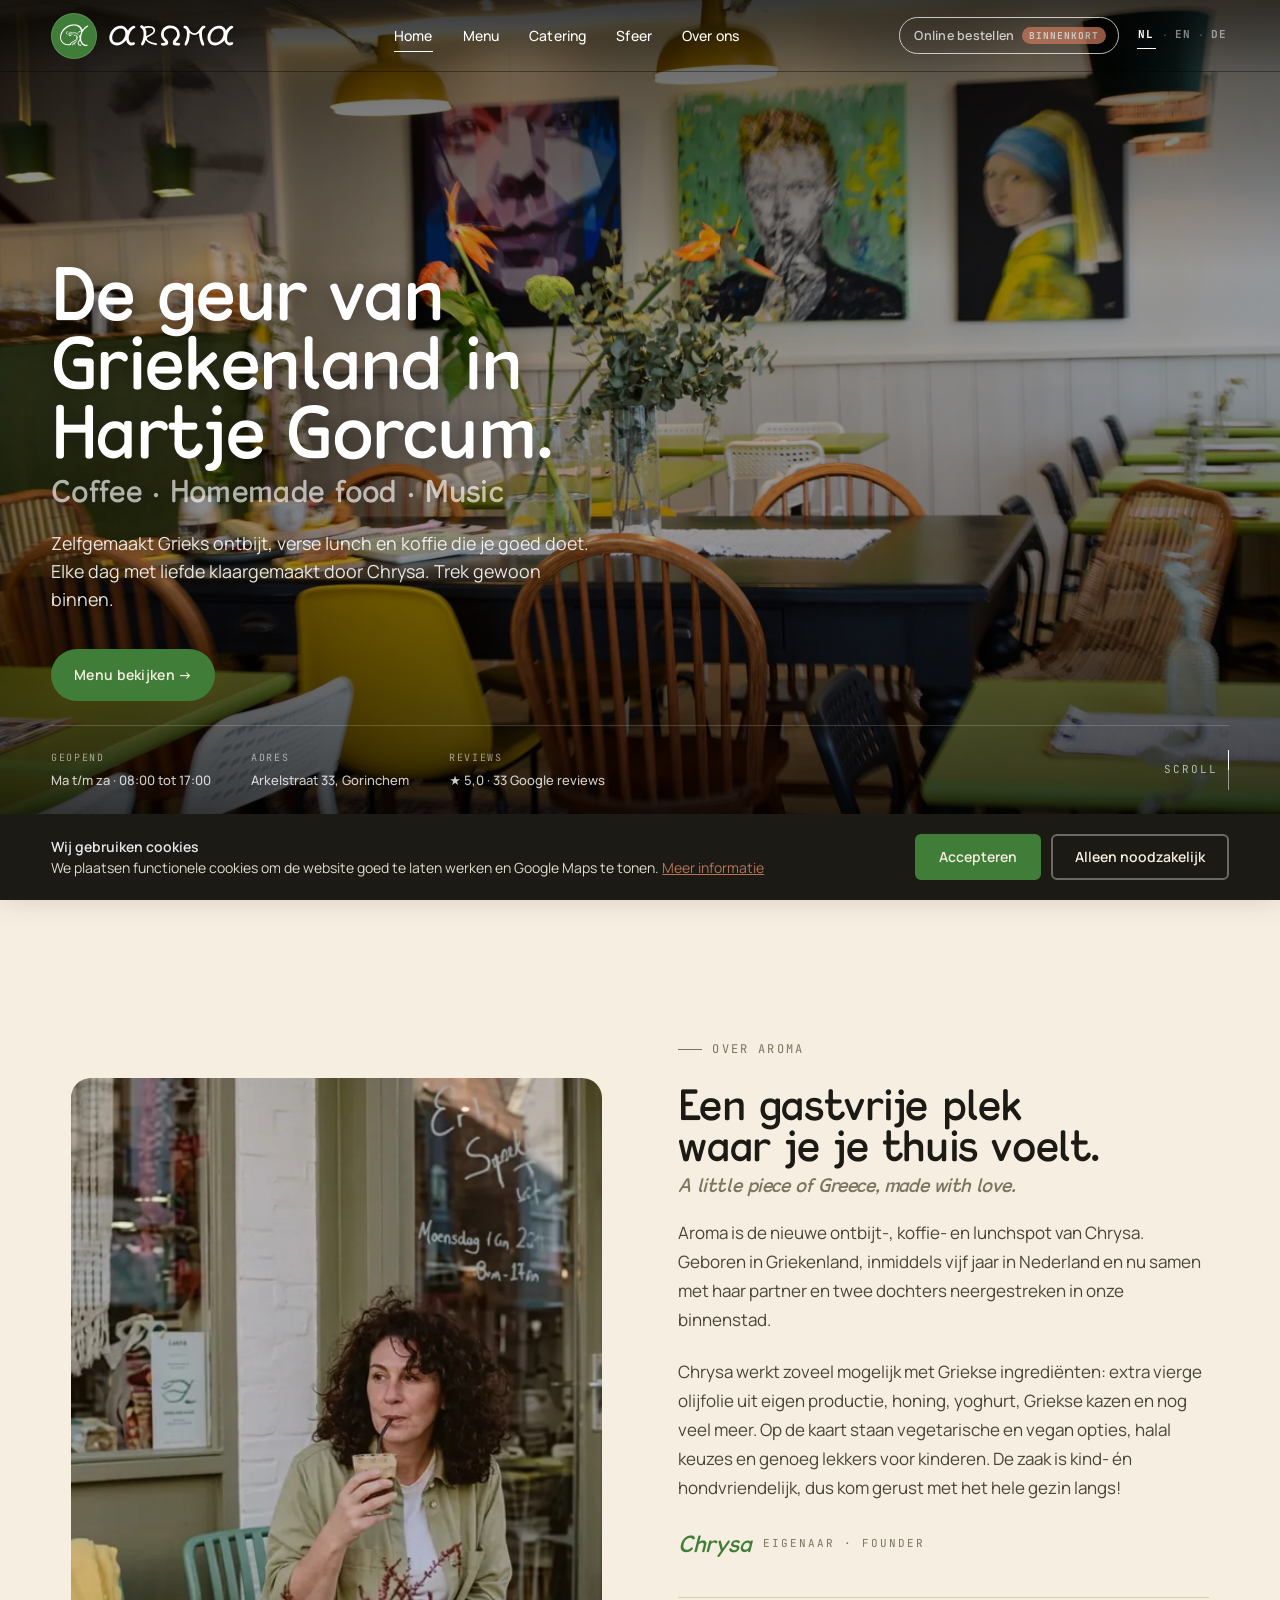
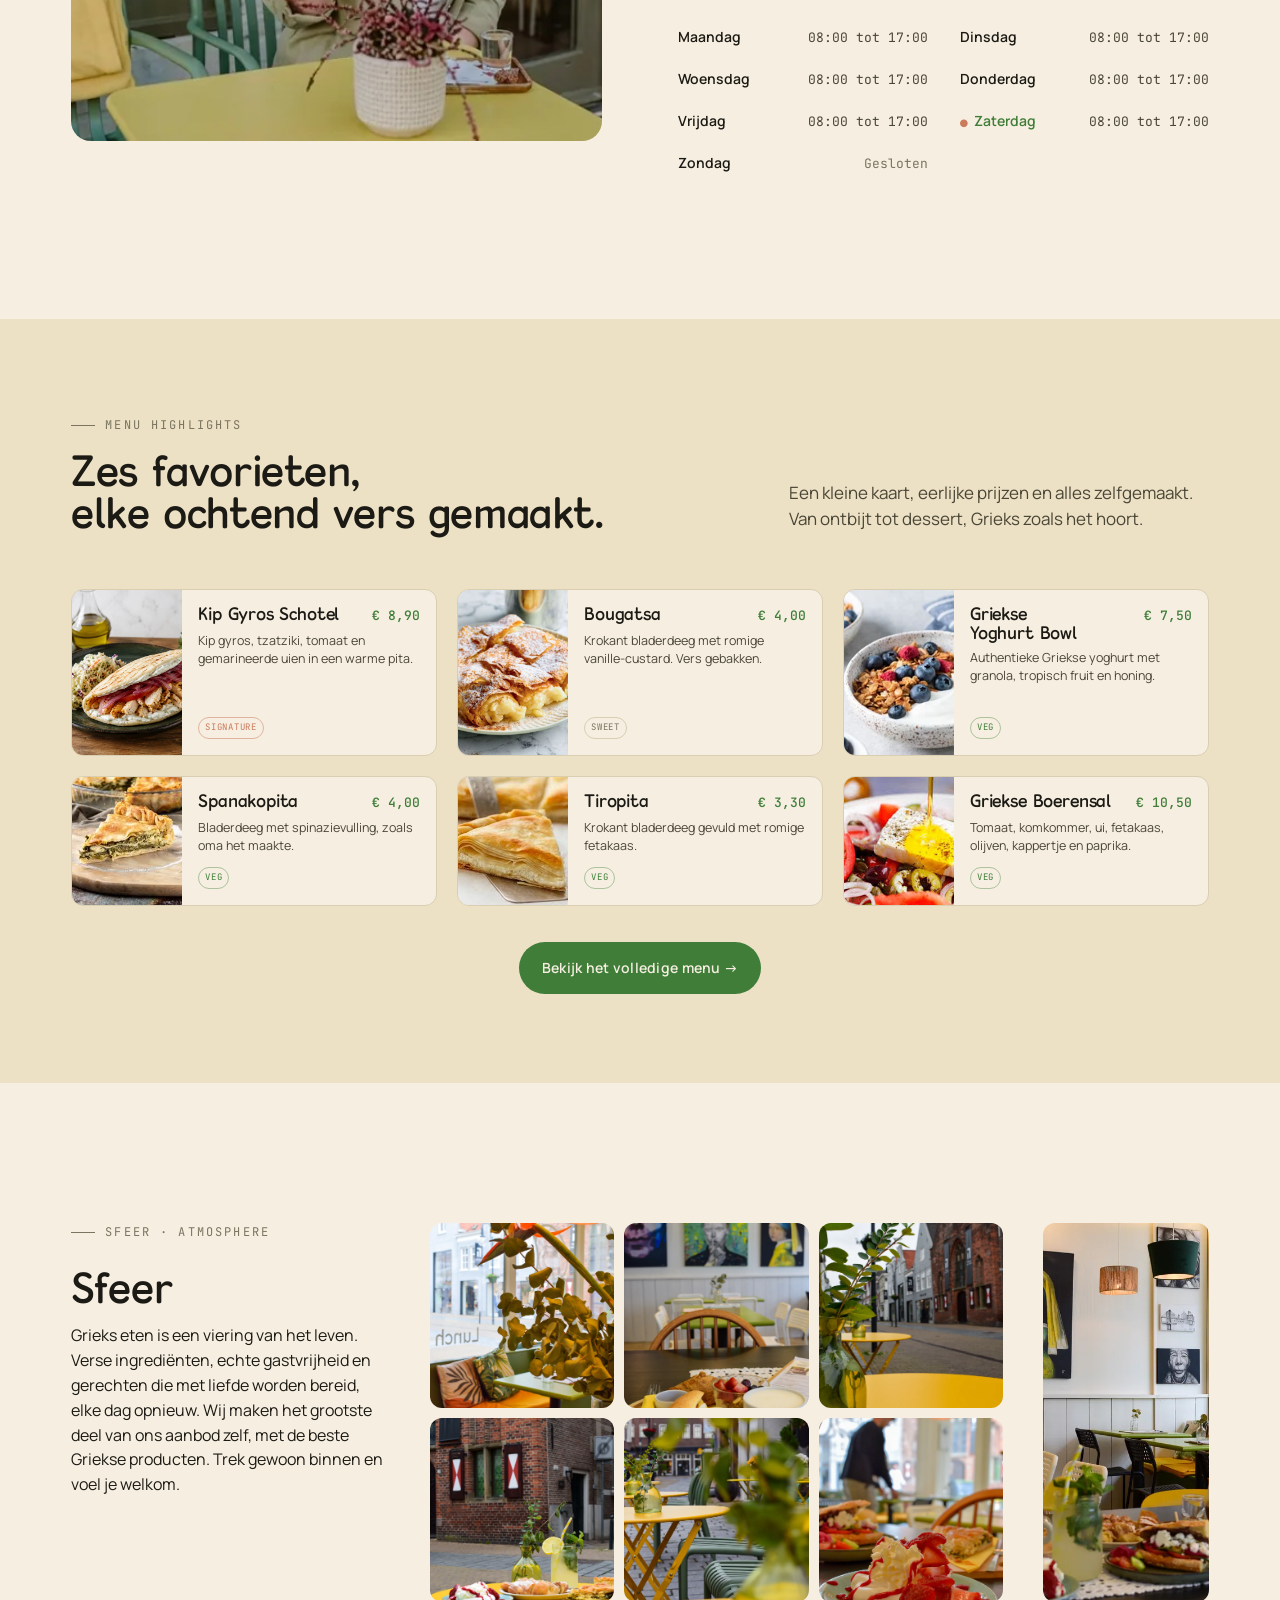
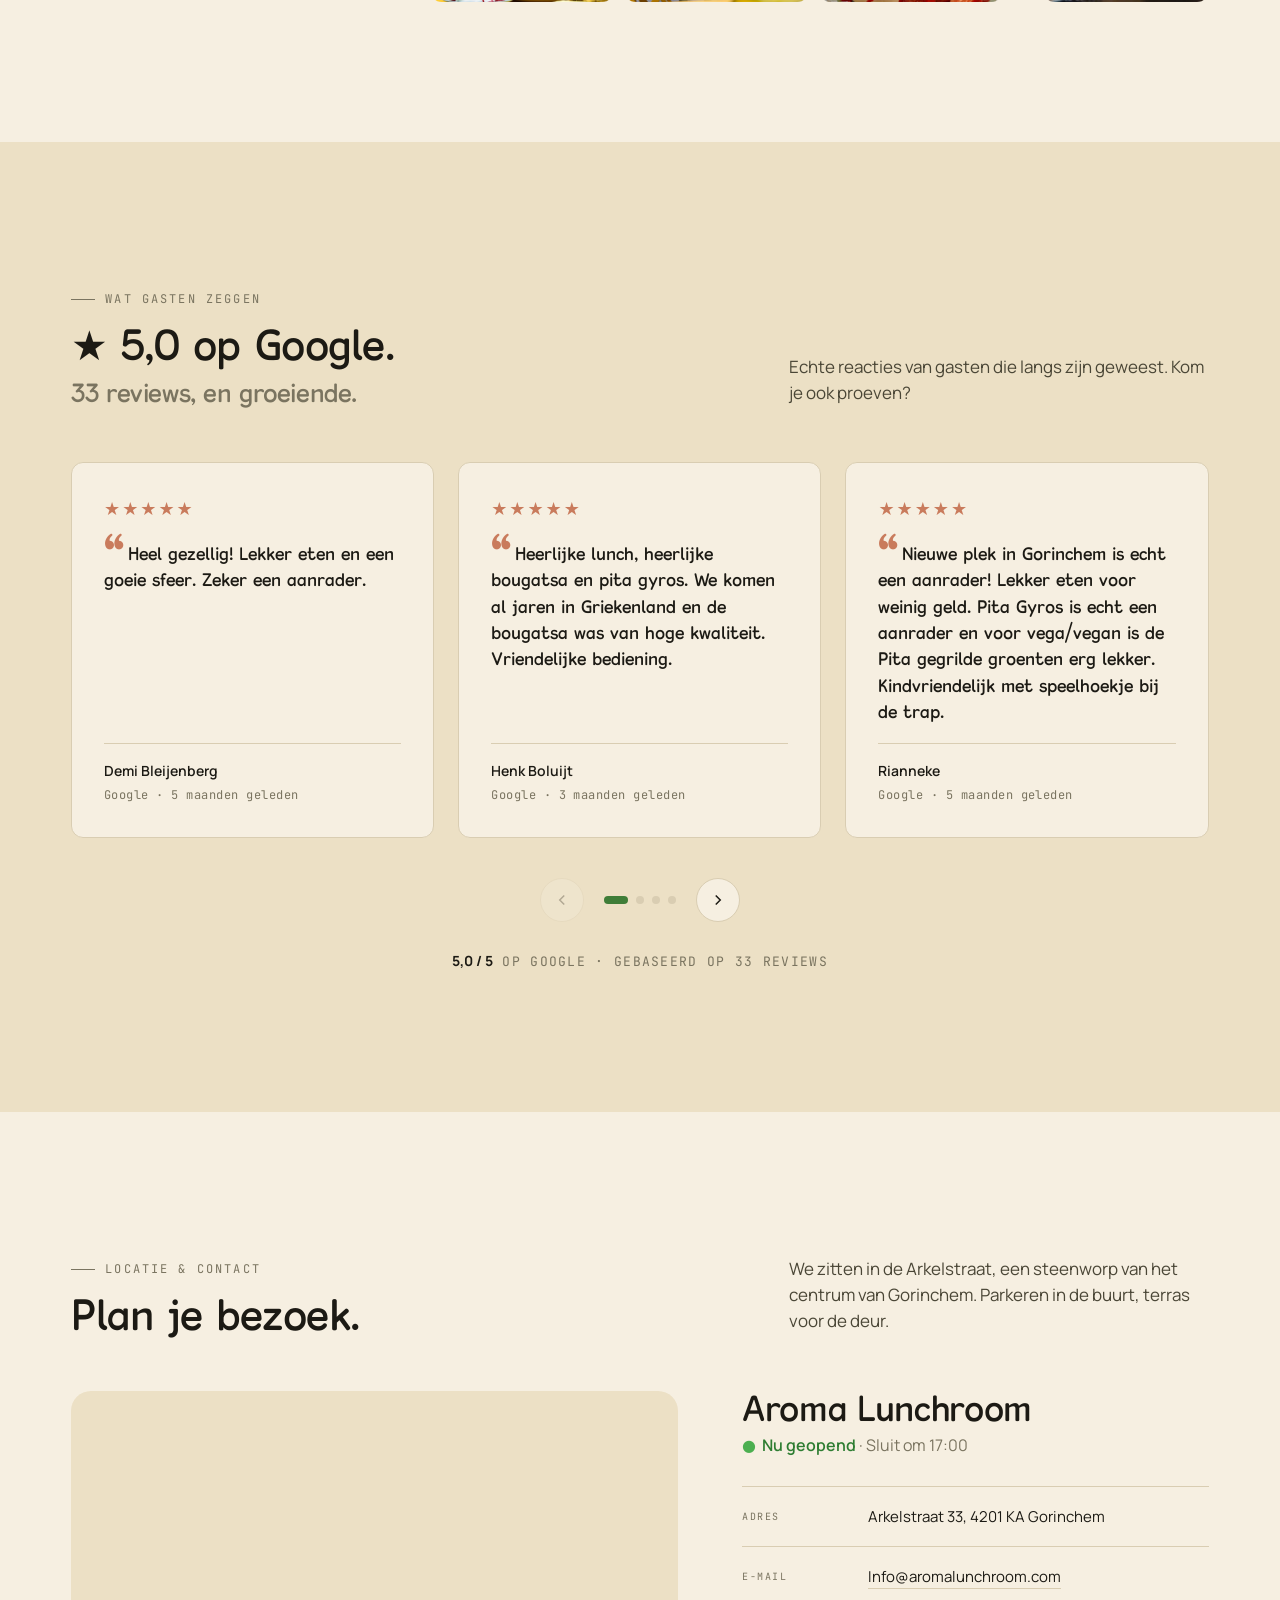
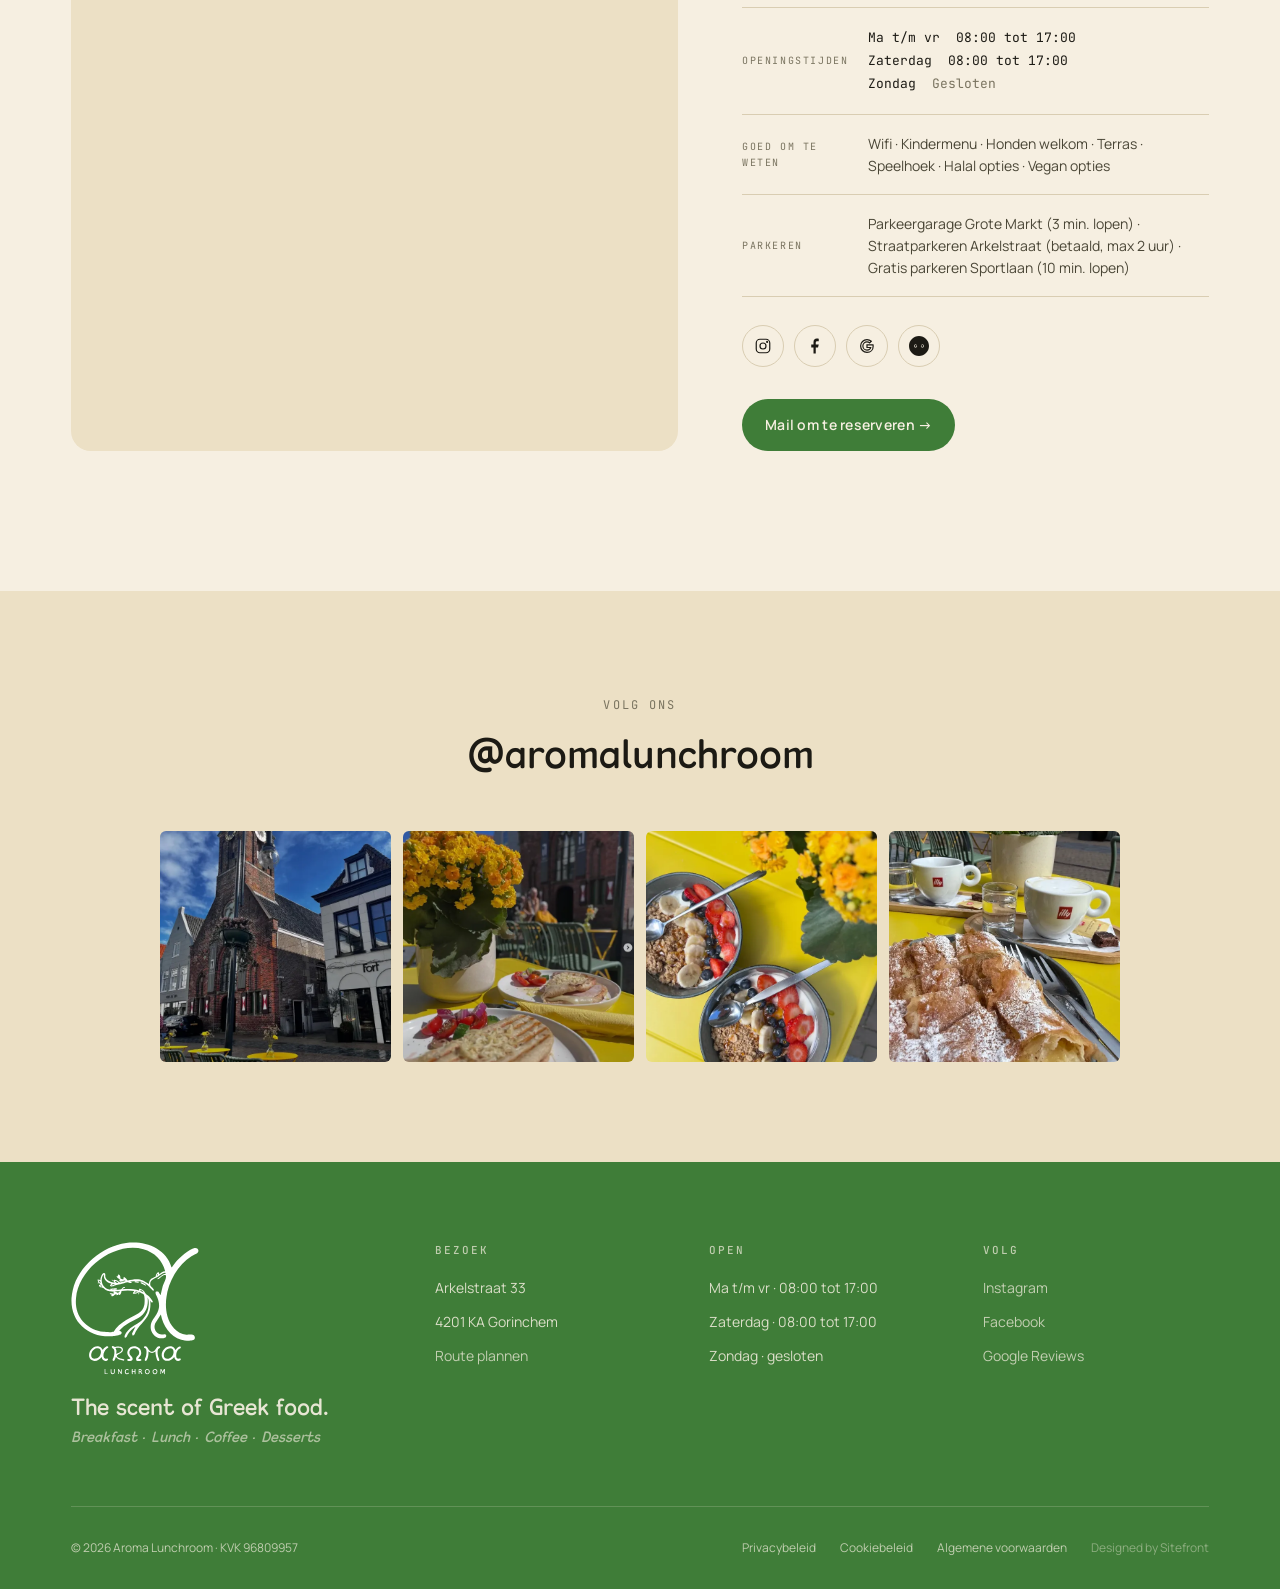
<file: index.html>
<!doctype html>
<html lang="nl">
<head>
<meta charset="utf-8" />
<meta name="viewport" content="width=device-width, initial-scale=1" />
<title>Aroma Lunchroom | Hartje Gorcum</title>
<link rel="icon" href="project/assets/favicon.ico" sizes="32x32" />
<link rel="icon" href="project/assets/favicon-192.png" type="image/png" sizes="192x192" />
<link rel="apple-touch-icon" href="project/assets/apple-touch-icon.png" />
<meta name="description" content="Zelfgemaakt Grieks ontbijt, verse lunch en specialty koffie in Gorinchem, elke dag vers bereid door Chrysa. Kom gewoon binnen. Open ma t/m za 08:00 tot 17:00." />

<link rel="preconnect" href="https://fonts.googleapis.com">
<link rel="preconnect" href="https://fonts.gstatic.com" crossorigin>
<link href="https://fonts.googleapis.com/css2?family=Fraunces:opsz,wght@9..144,400;9..144,500;9..144,600;9..144,700&family=Manrope:wght@400;500;600;700&family=JetBrains+Mono:wght@400;500&display=swap" rel="stylesheet">

<style>
@font-face {
  font-family: "Kingthings Clarity";
  src: url("project/assets/Kingthings Clarity1.1.ttf") format("truetype");
  font-weight: normal;
  font-style: normal;
  font-display: swap;
}

/* ---------- TOKENS ---------- */
:root {
  --bg: #f6efe1;
  --bg-2: #ece0c5;
  --ink: #1c1a14;
  --ink-2: #4a4636;
  --ink-3: #7a7460;
  --line: #d9cdb2;
  --brand: #3f7d38;
  --brand-ink: #f6efe1;
  --accent: #c97b5c;
  --accent-ink: #fff;
  --warm: #e8dcc4;
  --serif: "Kingthings Clarity", "Fraunces", Georgia, serif;
  --sans: "Manrope", system-ui, sans-serif;
  --mono: "JetBrains Mono", ui-monospace, Menlo, monospace;
  --r-sm: 6px;
  --r-md: 12px;
  --r-lg: 20px;
  --r-xl: 32px;
  --maxw: 1240px;
  --pad: clamp(20px, 4vw, 56px);
}

/* ---------- RESET ---------- */
*, *::before, *::after { box-sizing: border-box; }
html, body { margin: 0; padding: 0; }
body {
  background: var(--bg);
  color: var(--ink);
  font-family: var(--sans);
  font-size: 16px;
  line-height: 1.55;
  -webkit-font-smoothing: antialiased;
  text-rendering: optimizeLegibility;
}
img { max-width: 100%; display: block; }
a { color: inherit; }
button { font: inherit; cursor: pointer; }
p { margin: 0; }
h1, h2, h3, h4 {
  font-family: var(--serif);
  font-weight: 500;
  letter-spacing: -0.01em;
  color: var(--ink);
  margin: 0;
  text-wrap: balance;
}
h1 { font-size: clamp(48px, 8vw, 116px); line-height: 0.98; font-weight: 400; }
h2 { font-size: clamp(34px, 4.4vw, 60px); line-height: 1.02; }
h3 { font-size: clamp(20px, 1.6vw, 26px); line-height: 1.2; }

.wrap { max-width: var(--maxw); margin: 0 auto; padding: 0 var(--pad); }

/* ---------- EYEBROW ---------- */
.eyebrow {
  font-family: var(--mono);
  font-size: 12px;
  letter-spacing: 0.18em;
  text-transform: uppercase;
  color: var(--ink-3);
  display: inline-flex;
  align-items: center;
  gap: 10px;
}
.eyebrow::before {
  content: "";
  width: 24px; height: 1px;
  background: var(--ink-3);
  display: inline-block;
}
.eyebrow.center::before { display: none; }

/* ---------- BUTTONS ---------- */
.btn {
  display: inline-flex; align-items: center; gap: 10px;
  padding: 14px 22px;
  border-radius: 999px;
  font-family: var(--sans);
  font-weight: 600;
  font-size: 14px;
  letter-spacing: 0.02em;
  text-decoration: none;
  border: 1px solid transparent;
  transition: transform .15s ease, background .2s ease, color .2s ease, border-color .2s ease;
  white-space: nowrap;
}
.btn:hover { transform: translateY(-1px); }
.btn-primary { background: var(--brand); color: var(--brand-ink); }
.btn-primary:hover { background: var(--accent); color: var(--accent-ink); }
.btn-ghost { background: transparent; color: var(--ink); border-color: currentColor; }
.btn-ghost.on-dark { color: #fff; }
.btn-ghost:hover { background: var(--ink); color: var(--bg); }
.btn-ghost.on-dark:hover { background: #fff; color: var(--ink); border-color: #fff; }

/* ---------- HERO ---------- */
.hero {
  position: relative;
  min-height: 100vh;
  color: #fff;
  isolation: isolate;
  overflow: hidden;
}
.hero-media {
  position: absolute; inset: 0; z-index: -1;
}
.hero-media img {
  width: 100%; height: 100%; object-fit: cover;
}
.hero-media::after {
  content: ""; position: absolute; inset: 0;
  background:
    linear-gradient(180deg,
      rgba(0,0,0,0.55) 0%,
      rgba(0,0,0,0.15) 30%,
      rgba(0,0,0,0.35) 60%,
      rgba(0,0,0,0.82) 100%),
    radial-gradient(80% 60% at 50% 60%, transparent 0%, rgba(0,0,0,0.25) 100%);
  z-index: 1;
}
.hero-full {
  display: grid;
  grid-template-rows: 1fr auto;
  padding: 96px var(--pad) 80px;
}
.hero-content { align-self: end; max-width: 1100px; padding-bottom: 24px; }
.hero-tagline { display: block; margin-bottom: 20px; }
.hero-full h1 { color: #fff; text-shadow: 0 2px 24px rgba(0,0,0,0.4); }
.hero-sub { text-shadow: 0 1px 8px rgba(0,0,0,0.3); }
.hero-full h1 .en {
  display: block;
  font-size: 0.42em;
  color: rgba(255,255,255,0.65);
  margin-top: 12px;
  font-weight: 400;
  letter-spacing: 0.01em;
}
.hero-sub {
  font-size: clamp(16px, 1.4vw, 19px);
  color: rgba(255,255,255,0.88);
  max-width: 540px;
  margin-top: 24px;
  line-height: 1.55;
}
.hero-cta-row { margin-top: 36px; display: flex; gap: 14px; flex-wrap: wrap; }
.hero-bottom {
  display: flex; align-items: end; justify-content: space-between;
  gap: 32px; padding-top: 24px;
  border-top: 1px solid rgba(255,255,255,0.18);
}
.hero-meta { display: flex; gap: 40px; flex-wrap: wrap; color: rgba(255,255,255,0.8); font-size: 13px; }
.hero-meta-item .label {
  font-family: var(--mono); text-transform: uppercase; letter-spacing: 0.16em;
  font-size: 10px; opacity: 0.7; display: block; margin-bottom: 4px;
}
.hero-meta-item .val { font-weight: 500; }
.scroll-indicator {
  display: flex; align-items: center; gap: 10px;
  font-family: var(--mono); font-size: 11px; letter-spacing: 0.18em; text-transform: uppercase;
  color: rgba(255,255,255,0.65);
}
.scroll-indicator .line {
  width: 1px; height: 40px; background: rgba(255,255,255,0.5);
  position: relative; overflow: hidden;
}
.scroll-indicator .line::after {
  content: ""; position: absolute; top: 0; left: 0; right: 0; height: 50%;
  background: #fff;
  animation: scroll-dot 1.8s ease-in-out infinite;
}
@keyframes scroll-dot {
  0% { transform: translateY(-100%); }
  100% { transform: translateY(200%); }
}

/* ---------- SECTIONS ---------- */
section { padding: clamp(80px, 11vw, 140px) 0; position: relative; }
.section-head {
  display: flex; align-items: end; justify-content: space-between;
  gap: 32px; margin-bottom: 56px; flex-wrap: wrap;
}
.section-head h2 { max-width: 720px; }
.section-head .lead { color: var(--ink-2); max-width: 420px; font-size: 17px; }

/* ---------- OVER ONS ---------- */
.over { background: var(--bg); }
.over-grid {
  display: grid;
  grid-template-columns: 1fr 1fr;
  gap: clamp(40px, 6vw, 90px);
  align-items: center;
}
.over-photo {
  aspect-ratio: 4/5;
  border-radius: var(--r-lg);
  overflow: hidden;
}
.over-photo img { width: 100%; height: 100%; object-fit: cover; }
.over-text { display: flex; flex-direction: column; gap: 24px; }
.over-text h2 .en {
  display: block; font-size: 0.45em; color: var(--ink-3);
  font-style: italic; margin-top: 10px; font-weight: 400;
}
.over-text p { color: var(--ink-2); font-size: 17px; line-height: 1.7; }
.over-signature {
  font-family: var(--serif); font-style: italic; font-size: 22px; color: var(--brand);
  display: flex; align-items: center; gap: 12px;
}
.over-signature .name-label {
  font-family: var(--mono); font-style: normal; font-size: 11px;
  letter-spacing: 0.18em; text-transform: uppercase; color: var(--ink-3);
}
.hours {
  margin-top: 12px; border-top: 1px solid var(--line); padding-top: 24px;
  display: grid; grid-template-columns: 1fr 1fr; gap: 12px 32px;
}
.hours-item { display: flex; justify-content: space-between; align-items: baseline; gap: 16px; padding: 4px 0; }
.hours-item .day { font-weight: 600; font-size: 14px; }
.hours-item .time { font-family: var(--mono); font-size: 13px; color: var(--ink-2); white-space: nowrap; }
.hours-item.closed .time { color: var(--ink-3); }
.hours-item.today { color: var(--brand); }
.hours-item.today .day::before { content: "●"; color: var(--accent); margin-right: 6px; font-size: 10px; vertical-align: middle; }

/* ---------- MENU ---------- */
.menu { background: var(--bg-2); padding: clamp(60px, 7vw, 96px) 0; }
.menu-grid { display: grid; grid-template-columns: repeat(3, 1fr); gap: 20px; }
.menu-card {
  background: var(--bg); border: 1px solid var(--line);
  border-radius: var(--r-md); overflow: hidden; display: flex;
  transition: transform .25s ease, box-shadow .25s ease, border-color .25s ease;
}
.menu-card:hover { transform: translateY(-3px); box-shadow: 0 14px 30px -22px rgba(0,0,0,0.22); border-color: var(--accent); }
.menu-card-photo { width: 110px; flex-shrink: 0; align-self: stretch; }
.menu-card-photo img { width: 100%; height: 100%; object-fit: cover; }
.menu-card-body { padding: 14px 16px 16px; display: flex; flex-direction: column; gap: 6px; flex: 1; min-width: 0; }
.menu-card-head { display: flex; justify-content: space-between; align-items: baseline; gap: 12px; }
.menu-card-title { font-family: var(--serif); font-size: 17px; font-weight: 500; line-height: 1.15; }
.menu-card-title .en { display: block; font-size: 11px; color: var(--ink-3); font-style: italic; margin-top: 2px; font-weight: 400; }
.menu-card-price { font-family: var(--mono); font-size: 13px; font-weight: 500; color: var(--brand); white-space: nowrap; }
.menu-card-desc { color: var(--ink-2); font-size: 12.5px; line-height: 1.45; }
.menu-card-tags { display: flex; gap: 5px; flex-wrap: wrap; margin-top: auto; padding-top: 6px; }
.menu-tag {
  font-family: var(--mono); font-size: 9px; letter-spacing: 0.08em; text-transform: uppercase;
  padding: 3px 6px; border-radius: 999px; border: 1px solid var(--line); color: var(--ink-3);
}
.menu-tag.veg { color: var(--brand); border-color: color-mix(in oklab, var(--brand) 40%, transparent); }
.menu-tag.hot { color: var(--accent); border-color: color-mix(in oklab, var(--accent) 50%, transparent); }
.menu-footer { display: flex; justify-content: center; margin-top: 36px; }

/* ---------- GALLERY ---------- */
.gallery { background: var(--bg); }
.gallery-layout { display: grid; grid-template-columns: 1fr 1.8fr 0.52fr; gap: 40px; align-items: stretch; }
.gallery-text { display: flex; flex-direction: column; gap: 16px; }
.gallery-portrait { border-radius: var(--r-md); overflow: hidden; }
.gallery-portrait img { width: 100%; height: 100%; object-fit: cover; transition: transform .5s ease; display: block; }
.gallery-portrait:hover img { transform: scale(1.04); }
.gallery-grid {
  display: grid; grid-template-columns: repeat(3, 1fr);
  gap: 10px;
  align-content: start;
}
.gallery-item { border-radius: var(--r-md); overflow: hidden; position: relative; aspect-ratio: 1; }
.gallery-item img { width: 100%; height: 100%; object-fit: cover; transition: transform .5s ease; }
.gallery-item:hover img { transform: scale(1.05); }

/* ---------- REVIEWS ---------- */
.reviews { background: var(--bg-2); }
.reviews-carousel-outer { overflow: hidden; }
.reviews-track {
  display: flex;
  gap: 24px;
  transition: transform .45s cubic-bezier(.4,0,.2,1);
  will-change: transform;
  align-items: stretch;
}
.review-card {
  flex: 0 0 calc((100% - 48px) / 3);
  background: var(--bg); border: 1px solid var(--line);
  border-radius: var(--r-md); padding: 32px;
  display: flex; flex-direction: column; gap: 18px;
}
.review-stars { display: flex; gap: 2px; color: var(--accent); font-size: 18px; letter-spacing: 2px; }
.review-quote {
  font-family: var(--serif); font-size: 17px; line-height: 1.55;
  color: var(--ink); flex: 1; font-weight: 400;
}
.review-quote::before {
  content: "\201C"; font-size: 56px; line-height: 0; vertical-align: -20px;
  color: var(--accent); margin-right: 4px; font-family: var(--serif);
}
.review-foot {
  display: flex; flex-direction: column; gap: 4px;
  padding-top: 16px; border-top: 1px solid var(--line);
}
.review-name { font-weight: 600; font-size: 14px; }
.review-meta { font-size: 12px; color: var(--ink-3); font-family: var(--mono); letter-spacing: 0.04em; }
.reviews-controls {
  display: flex; align-items: center; justify-content: center;
  gap: 20px; margin-top: 40px;
}
.reviews-arrow {
  width: 44px; height: 44px; border-radius: 50%;
  border: 1.5px solid var(--line); background: var(--bg);
  cursor: pointer; display: grid; place-items: center;
  transition: background .15s, border-color .15s, color .15s;
  color: var(--ink); flex-shrink: 0;
}
.reviews-arrow:hover { background: var(--brand); border-color: var(--brand); color: var(--brand-ink); }
.reviews-arrow:disabled { opacity: 0.28; pointer-events: none; }
.reviews-dots { display: flex; gap: 8px; align-items: center; }
.reviews-dot {
  width: 8px; height: 8px; border-radius: 4px;
  background: var(--line); border: none; padding: 0;
  cursor: pointer; transition: background .2s, width .2s;
}
.reviews-dot.active { background: var(--brand); width: 24px; }
.reviews-footer {
  text-align: center; margin-top: 28px;
  color: var(--ink-3); font-size: 13px; font-family: var(--mono);
  letter-spacing: 0.1em; text-transform: uppercase;
}
.reviews-footer strong { color: var(--ink); font-family: var(--sans); letter-spacing: 0; text-transform: none; font-size: 14px; }

/* ---------- LOCATION ---------- */
.location { background: var(--bg); }
.location-grid {
  display: grid; grid-template-columns: 1.3fr 1fr;
  gap: clamp(40px, 5vw, 80px); align-items: stretch;
}
.location-map {
  position: relative; border-radius: var(--r-lg); overflow: hidden;
  min-height: 500px; background: var(--bg-2);
}
.location-map iframe {
  width: 100%; height: 100%; position: absolute; inset: 0; border: 0;
}
.location-info { display: flex; flex-direction: column; }
.location-info h2 { margin-bottom: 24px; }
.contact-list { display: flex; flex-direction: column; gap: 0; margin-top: 8px; }
.contact-row {
  display: grid; grid-template-columns: 110px 1fr;
  padding: 18px 0; border-top: 1px solid var(--line); align-items: center; gap: 16px;
}
.contact-row:last-child { border-bottom: 1px solid var(--line); }
.contact-label { font-family: var(--mono); font-size: 10px; letter-spacing: 0.16em; text-transform: uppercase; color: var(--ink-3); }
.contact-val { font-size: 15px; }
.contact-val a { text-decoration: none; border-bottom: 1px solid var(--line); padding-bottom: 1px; }
.contact-val a:hover { color: var(--accent); border-color: var(--accent); }
.contact-val.hours-mini { font-family: var(--mono); font-size: 13px; line-height: 1.8; }
.open-dot { color: #2e7d32; font-weight: 600; }
.open-dot::before { content: "●"; color: #4caf50; margin-right: 6px; }
.socials { display: flex; gap: 10px; margin-top: 28px; }
.social-btn {
  width: 42px; height: 42px; border-radius: 50%;
  border: 1px solid var(--line);
  display: grid; place-items: center;
  text-decoration: none; color: var(--ink);
  transition: all .2s ease;
}
.social-btn:hover { background: var(--brand); color: var(--brand-ink); border-color: var(--brand); }
.location-cta { margin-top: 32px; }

/* ---------- INSTAGRAM ---------- */
.insta { background: var(--bg-2); padding: clamp(60px, 8vw, 100px) 0; }
.insta-head { text-align: center; margin-bottom: 48px; }
.insta-handle { font-family: var(--serif); font-size: clamp(28px, 3vw, 40px); font-weight: 500; margin-top: 8px; }
.insta-handle a { text-decoration: none; }
.insta-handle a:hover { color: var(--accent); }
.insta-strip { display: grid; grid-template-columns: repeat(4, 1fr); gap: 12px; max-width: 960px; margin: 0 auto; }
.insta-tile {
  aspect-ratio: 1/1; border-radius: var(--r-sm); overflow: hidden;
  position: relative; cursor: pointer; display: block;
}
.insta-tile img { width: 100%; height: 100%; object-fit: cover; transition: transform .4s ease; }
.insta-tile:hover img { transform: scale(1.08); }
.insta-tile::after {
  content: ""; position: absolute; inset: 0;
  background: color-mix(in oklab, var(--ink) 50%, transparent);
  opacity: 0; transition: opacity .2s ease;
}
.insta-tile:hover::after { opacity: 1; }
.insta-tile-icon {
  position: absolute; top: 50%; left: 50%; transform: translate(-50%, -50%);
  z-index: 1; color: #fff; opacity: 0; transition: opacity .2s ease;
}
.insta-tile:hover .insta-tile-icon { opacity: 1; }

/* ---------- FOOTER ---------- */
.footer { background: var(--brand); color: var(--brand-ink); padding: 80px 0 32px; }
.footer-grid {
  display: grid; grid-template-columns: 1.4fr 1fr 1fr 1fr;
  gap: 48px; margin-bottom: 60px;
}
.footer-brand { display: flex; flex-direction: column; gap: 18px; max-width: 360px; }
.footer-lockup { width: 128px; height: auto; aspect-ratio: 1013 / 1051; display: block; color: #fff; }
.footer-tagline { font-family: var(--serif); font-size: 22px; line-height: 1.3; opacity: 0.92; }
.footer-tagline .en { display: block; font-style: italic; font-size: 14px; opacity: 0.65; margin-top: 6px; }
.footer-col h4 {
  font-family: var(--mono); font-size: 11px; letter-spacing: 0.18em; text-transform: uppercase;
  color: color-mix(in oklab, var(--brand-ink) 70%, transparent);
  font-weight: 500; margin-bottom: 18px;
}
.footer-col ul { list-style: none; padding: 0; margin: 0; display: flex; flex-direction: column; gap: 12px; }
.footer-col li { font-size: 14px; opacity: 0.85; }
.footer-col a { text-decoration: none; font-size: 14px; opacity: 0.85; }
.footer-col a:hover { opacity: 1; color: var(--accent); }
.footer-bottom {
  display: flex; justify-content: space-between; align-items: center;
  flex-wrap: wrap; gap: 16px; padding-top: 32px;
  border-top: 1px solid color-mix(in oklab, var(--brand-ink) 18%, transparent);
  font-size: 12px; color: color-mix(in oklab, var(--brand-ink) 70%, transparent);
}
.footer-bottom-links { display: flex; gap: 24px; }
.footer-bottom-links a { text-decoration: none; }
.footer-bottom-links a:hover { color: var(--accent); }

/* ---------- RESPONSIVE ---------- */
@media (max-width: 1024px) {
  .menu-grid { grid-template-columns: repeat(2, 1fr); }
  .hours { grid-template-columns: 1fr; gap: 0; }
  .review-card { flex: 0 0 calc((100% - 24px) / 2); }
.location-grid { grid-template-columns: 1fr; }
  .location-map { min-height: 360px; }
  .footer-grid { grid-template-columns: 1fr 1fr; }
  .gallery-layout { grid-template-columns: 1fr; gap: 32px; }
  .gallery-grid { grid-template-columns: repeat(3, 1fr); }
  .gallery-portrait { aspect-ratio: 16/9; }
  .insta-strip { grid-template-columns: repeat(3, 1fr); }
}

@media (min-width: 721px) and (max-width: 1400px) {
  h1 { font-size: clamp(40px, 5.5vw, 76px); }
  h2 { font-size: clamp(26px, 3.2vw, 46px); }
  .hero-full { padding-top: 90px; padding-bottom: 110px; }
  .hero-content { align-self: end; }
}

@media (max-width: 720px) {

  /* SECTIONS */
  section { padding: clamp(56px, 12vw, 80px) 0; }
  .section-head { margin-bottom: 28px; flex-direction: column; align-items: flex-start; gap: 12px; }
  .section-head .lead { font-size: 15px; max-width: 100%; }

  /* HERO */
  h1 { font-size: clamp(38px, 11vw, 60px); }
  .hero-full { padding-bottom: 48px; }
  .hero-content { padding-bottom: 16px; }
  .hero-sub { font-size: 15px; margin-top: 16px; }
  .hero-cta-row { margin-top: 24px; gap: 10px; }
  .hero-cta-row .btn { padding: 12px 18px; font-size: 13px; }
  .hero-bottom { flex-direction: column; align-items: flex-start; gap: 20px; padding-top: 20px; }
  .hero-meta { gap: 16px; flex-direction: column; }
  .hero-meta-item .val { font-size: 13px; }
  .scroll-indicator { display: none; }

  /* OVER ONS */
  .over-grid { grid-template-columns: 1fr; gap: 32px; }
  .over-photo { aspect-ratio: 3/2; }
  .over-text { gap: 16px; }
  .over-text p { font-size: 15px; }
  .hours { grid-template-columns: 1fr; gap: 0; }

  /* MENU */
  .menu-grid {
    display: flex; overflow-x: auto; gap: 14px;
    scroll-snap-type: x mandatory; -webkit-overflow-scrolling: touch;
    padding-bottom: 12px; grid-template-columns: unset;
  }
  .menu-grid::-webkit-scrollbar { height: 4px; }
  .menu-grid::-webkit-scrollbar-thumb { background: var(--line); border-radius: 4px; }
  .menu-card { flex: 0 0 min(76vw, 300px); scroll-snap-align: start; flex-direction: column; }
  .menu-card-photo { width: 100%; height: 180px; flex: 0 0 180px; align-self: auto; }
  .menu-card-body { padding: 14px 16px 16px; }
  .menu-card-title { font-size: 17px; }
  .menu-card-desc { font-size: 13.5px; }

  /* GALLERY */
  .gallery-grid { grid-template-columns: repeat(2, 1fr); gap: 8px; }

  /* REVIEWS */
  .review-card { flex: 0 0 82vw; }
  .review-quote {
    font-size: 15px; line-height: 1.45;
    display: -webkit-box; -webkit-line-clamp: 3; -webkit-box-orient: vertical; overflow: hidden;
  }
  .review-quote.expanded { display: block; overflow: visible; -webkit-line-clamp: unset; }
  .review-expand-btn {
    background: none; border: none; padding: 0; margin-top: -6px;
    font-size: 13px; color: var(--brand); cursor: pointer; text-align: left;
    font-family: var(--sans); font-weight: 600; display: block; align-self: flex-start;
  }
  .review-quote::before { font-size: 36px; vertical-align: -14px; }
  .reviews-footer { margin-top: 20px; }

  /* LOCATION */
  .location-grid { grid-template-columns: 1fr; }
  .location-map { min-height: 280px; }
  .contact-row { grid-template-columns: 1fr; gap: 3px; padding: 12px 0; }
  .contact-label { font-size: 9px; }
  .socials { margin-top: 20px; }
  .location-cta { margin-top: 20px; }

  /* INSTAGRAM */
  .insta-strip { grid-template-columns: repeat(2, 1fr); gap: 8px; max-width: 100%; }
  .insta-tile { flex: unset; }

  /* FOOTER */
  .footer { padding: 48px 0 24px; }
  .footer-grid { grid-template-columns: 1fr; gap: 24px; margin-bottom: 36px; }
  .footer-col h4 { margin-bottom: 10px; }
  .footer-col ul { gap: 8px; }
  .footer-bottom { flex-direction: column; align-items: flex-start; gap: 12px; }
  .footer-bottom-links { gap: 16px; flex-wrap: wrap; }
}

/* ---------- COOKIE BANNER ---------- */
.cookie-banner {
  position: fixed;
  bottom: 0; left: 0; right: 0;
  z-index: 9999;
  background: var(--ink);
  color: #f6efe1;
  padding: 20px var(--pad);
  display: flex;
  align-items: center;
  gap: 24px;
  flex-wrap: wrap;
  box-shadow: 0 -4px 32px rgba(0,0,0,0.18);
  transform: translateY(100%);
  transition: transform .35s cubic-bezier(.22,.68,0,1.2);
}
.cookie-banner.visible { transform: translateY(0); }
.cookie-banner-text {
  flex: 1;
  min-width: 220px;
  font-size: 14px;
  line-height: 1.5;
  opacity: 0.9;
}
.cookie-banner-text strong { color: #fff; font-weight: 600; }
.cookie-banner-text a { color: var(--accent); text-decoration: underline; }
.cookie-banner-btns {
  display: flex;
  gap: 10px;
  flex-shrink: 0;
}
.cookie-btn {
  padding: 10px 22px;
  border-radius: 6px;
  border: 2px solid rgba(255,255,255,0.35);
  font-family: var(--sans);
  font-size: 14px;
  font-weight: 600;
  cursor: pointer;
  transition: background .15s, border-color .15s;
  white-space: nowrap;
}
.cookie-btn-accept {
  background: var(--brand);
  color: var(--brand-ink);
  border-color: var(--brand);
}
.cookie-btn-accept:hover { background: #4e9645; border-color: #4e9645; }
.cookie-btn-decline {
  background: transparent;
  color: #f6efe1;
}
.cookie-btn-decline:hover { background: rgba(255,255,255,0.1); border-color: rgba(255,255,255,0.6); }
@media (max-width: 600px) {
  .cookie-banner { flex-direction: column; align-items: stretch; gap: 16px; }
  .cookie-banner-btns { flex-direction: column; }
  .cookie-btn { text-align: center; }
}

/* -------- MENU TABS (volledige menukaart) -------- */
.menu-tabs { display:flex; flex-wrap:wrap; gap:0; border-bottom:2px solid var(--line); margin-bottom:48px; }
.menu-tab-btn { background:none; border:none; border-bottom:2px solid transparent; margin-bottom:-2px; padding:11px 20px; font-family:var(--sans); font-size:12px; font-weight:700; letter-spacing:0.1em; text-transform:uppercase; color:var(--ink-3); cursor:pointer; transition:color .15s,border-color .15s; white-space:nowrap; }
.menu-tab-btn:hover { color:var(--ink); }
.menu-tab-btn.active { color:var(--brand); border-bottom-color:var(--brand); }
.menu-tab-panel { display:none; }
.menu-tab-panel.active { display:block; }
.menu-tab-content { display:grid; grid-template-columns:repeat(auto-fill,minmax(320px,1fr)); gap:40px 56px; }
.menu-section-header { margin-bottom:10px; padding-bottom:8px; border-bottom:1px solid var(--line); }
.menu-section-title { font-family:var(--sans); font-size:10px; font-weight:700; letter-spacing:0.18em; text-transform:uppercase; color:var(--brand); margin:0 0 3px; }
.menu-section-note { font-size:11px; color:var(--ink-3); font-style:italic; margin:0; line-height:1.4; }
.menu-item-list { display:flex; flex-direction:column; }
.menu-item-row { display:flex; justify-content:space-between; align-items:flex-start; gap:16px; padding:9px 0; border-bottom:1px dotted var(--line); }
.menu-item-row:last-child { border-bottom:none; }
.menu-item-main { flex:1; min-width:0; }
.menu-item-name { display:block; font-size:14px; font-weight:600; color:var(--ink); line-height:1.3; }
.menu-item-desc { display:block; font-size:12px; color:var(--ink-3); line-height:1.4; margin-top:2px; }
.menu-item-price { font-family:var(--mono); font-size:13px; font-weight:500; color:var(--brand); white-space:nowrap; flex-shrink:0; padding-top:1px; }
.menu-allergen { margin-top:52px; padding:18px 22px; background:var(--bg-2); border-radius:var(--r-md); border:1px solid var(--line); font-size:13px; color:var(--ink-2); line-height:1.6; }
.menu-allergen p { margin:0 0 4px; }
.menu-allergen p:last-child { margin-bottom:0; }
@media (max-width:768px) {
  .menu-tab-btn { padding:9px 13px; font-size:11px; }
  .menu-tab-content { grid-template-columns:1fr; gap:32px; }
}

</style>
<meta name="theme-color" content="#3f7d38" />
<link rel="stylesheet" href="project/assets/site.css" />
</head>
<body>

<!-- NAV -->
<header class="nav" id="nav">
  <a href="index.html" class="brand" aria-label="Aroma Lunchroom - home">
      <span class="brand-mark"><svg viewBox="0 0 1009 782" aria-hidden="true" focusable="false"><use href="project/assets/brand.svg#mark"/></svg></span>
      <svg class="brand-word" viewBox="0 0 730 123" aria-hidden="true" focusable="false"><use href="project/assets/brand.svg#wordmark"/></svg>
    </a>
  <nav class="nav-links" aria-label="Hoofdnavigatie">
    <a href="index.html" class="active">Home</a>
    <a href="menu.html">Menu</a>
    <a href="catering.html">Catering</a>
    <a href="#sfeer" data-i18n="nav.sfeer">Sfeer</a>
    <a href="#over" data-i18n="nav.over">Over ons</a>
  </nav>
  <div class="nav-cta">
    <span class="nav-soon" title="Online bestellen is binnenkort mogelijk"><span data-i18n="nav.order">Online bestellen</span><span class="nav-soon-badge" data-i18n="nav.soon">binnenkort</span></span>
    <div class="lang-switch" aria-label="Taal kiezen">
      <button class="lang-btn" data-lang="nl" aria-pressed="true">NL</button>
      <span class="lang-sep" aria-hidden="true">·</span>
      <button class="lang-btn" data-lang="en" aria-pressed="false">EN</button>
      <span class="lang-sep" aria-hidden="true">·</span>
      <button class="lang-btn" data-lang="de" aria-pressed="false">DE</button>
    </div>
    <button class="nav-hamburger" id="hamburger-btn" aria-label="Open menu" aria-expanded="false" aria-controls="mobile-menu">
      <span class="nav-hamburger-icon"></span>
    </button>
  </div>
</header>

<!-- MOBILE MENU -->
<div class="mobile-menu" id="mobile-menu">
  <div class="mobile-menu-top">
    <a href="index.html" class="brand" aria-label="Aroma Lunchroom - home" onclick="closeMobileMenu()">
      <span class="brand-mark"><svg viewBox="0 0 1009 782" aria-hidden="true" focusable="false"><use href="project/assets/brand.svg#mark"/></svg></span>
      <svg class="brand-word" viewBox="0 0 730 123" aria-hidden="true" focusable="false"><use href="project/assets/brand.svg#wordmark"/></svg>
    </a>
    <button class="mobile-close" id="mobile-close-btn" aria-label="Sluit menu">&#x2715;</button>
  </div>
  <div class="mobile-lang-switch" aria-label="Taal kiezen">
    <button class="lang-btn" data-lang="nl">NL</button>
    <button class="lang-btn" data-lang="en">EN</button>
    <button class="lang-btn" data-lang="de">DE</button>
  </div>
  <nav class="mobile-menu-links" aria-label="Menu">
    <a href="index.html" class="active" onclick="closeMobileMenu()">Home</a>
    <a href="menu.html">Menu</a>
    <a href="catering.html">Catering</a>
    <a href="#sfeer" data-i18n="nav.sfeer" onclick="closeMobileMenu()">Sfeer</a>
    <a href="#over" data-i18n="nav.over" onclick="closeMobileMenu()">Over ons</a>
  </nav>
  <div class="mobile-menu-foot">
    <a href="#reserveer" class="btn btn-primary" onclick="closeMobileMenu()"><span data-i18n="nav.reserve">Reserveer een tafel</span></a>
    <span class="mobile-soon"><span data-i18n="nav.order">Online bestellen</span><span class="nav-soon-badge" data-i18n="nav.soon">binnenkort</span></span>
  </div>
</div>

<!-- HERO -->
<section class="hero hero-full" id="top">
  <div class="hero-media">
    <img
      src="project/uploads/hero-aroma37.webp"
      alt="Aroma Lunchroom interieur met groene tafels en kunst aan de muur"
      loading="eager"
    />
  </div>
  <div class="hero-content">
    <h1>
      <span data-i18n-html="hero.tagline.html">De geur van<br>Griekenland in<br>Hartje Gorcum.</span>
      <span class="en">Coffee · Homemade food · Music</span>
    </h1>
    <p class="hero-sub" data-i18n="hero.sub">Zelfgemaakt Grieks ontbijt, verse lunch en koffie die je goed doet. Elke dag met liefde klaargemaakt door Chrysa. Trek gewoon binnen.</p>
    <div class="hero-cta-row">
      <a href="menu.html" class="btn btn-primary" data-i18n="hero.cta">Menu bekijken →</a>
    </div>
  </div>
  <div class="hero-bottom">
    <div class="hero-meta">
      <div class="hero-meta-item">
        <span class="label" data-i18n="hero.label.open">Geopend</span>
        <span class="val">Ma t/m za · 08:00 tot 17:00</span>
      </div>
      <div class="hero-meta-item">
        <span class="label" data-i18n="hero.label.address">Adres</span>
        <span class="val">Arkelstraat 33, Gorinchem</span>
      </div>
      <div class="hero-meta-item">
        <span class="label" data-i18n="hero.label.reviews">Reviews</span>
        <span class="val">★ 5,0 · 33 Google reviews</span>
      </div>
    </div>
    <div class="scroll-indicator">
      <span>Scroll</span>
      <span class="line"></span>
    </div>
  </div>
</section>

<!-- OVER ONS -->
<section class="over" id="over">
  <div class="wrap">
    <div class="over-grid">
      <div class="over-photo">
        <img
          src="project/uploads/owner-chrysa.webp"
          alt="Chrysa, eigenaar van Aroma Lunchroom, op het terras"
          loading="lazy"
        />
      </div>
      <div class="over-text">
        <span class="eyebrow" data-i18n="over.eyebrow">Over Aroma</span>
        <h2>
          <span data-i18n-html="over.h2.html">Een gastvrije plek<br>waar je je thuis voelt.</span>
          <span class="en">A little piece of Greece, made with love.</span>
        </h2>
        <p>
          <span data-i18n="over.p1">Aroma is de nieuwe ontbijt-, koffie- en lunchspot van Chrysa. Geboren in Griekenland, inmiddels vijf jaar in Nederland en nu samen met haar partner en twee dochters neergestreken in onze binnenstad.</span>
        </p>
        <p>
          <span data-i18n="over.p2">Chrysa werkt zoveel mogelijk met Griekse ingrediënten: extra vierge olijfolie uit eigen productie, honing, yoghurt, Griekse kazen en nog veel meer. Op de kaart staan vegetarische en vegan opties, halal keuzes en genoeg lekkers voor kinderen. De zaak is kind- én hondvriendelijk, dus kom gerust met het hele gezin langs!</span>
        </p>
        <div class="over-signature">
          <span>Chrysa</span>
          <span class="name-label" data-i18n="over.founder">Eigenaar · Founder</span>
        </div>
        <div class="hours" id="hours-grid">
          <!-- Filled by JS to highlight today -->
        </div>
      </div>
    </div>
  </div>
</section>

<!-- MENU VOLLEDIG -->
<section class="menu" id="menu">
  <div class="wrap">
    <div class="section-head">
      <div>
        <span class="eyebrow" data-i18n="menu.eyebrow">Menu Highlights</span>
        <h2 style="margin-top:14px" data-i18n-html="menu.h2.html">Zes favorieten,<br>elke ochtend vers gemaakt.</h2>
      </div>
      <p class="lead">
        <span data-i18n="menu.lead">Een kleine kaart, eerlijke prijzen en alles zelfgemaakt. Van ontbijt tot dessert, Grieks zoals het hoort.</span>
      </p>
    </div>
    <div class="menu-grid">

      <!-- Kip Gyros Schotel -->
      <article class="menu-card">
        <div class="menu-card-photo">
          <img src="project/uploads/menu-gyros-new.webp" alt="Kip Gyros Schotel" loading="lazy" />
        </div>
        <div class="menu-card-body">
          <div class="menu-card-head">
            <h3 class="menu-card-title" data-i18n="card.gyros.title">Kip Gyros Schotel</h3>
            <span class="menu-card-price">&euro;&nbsp;8,90</span>
          </div>
          <p class="menu-card-desc" data-i18n="card.gyros.desc">Kip gyros, tzatziki, tomaat en gemarineerde uien in een warme pita.</p>
          <div class="menu-card-tags"><span class="menu-tag hot">Signature</span></div>
        </div>
      </article>

      <!-- Bougatsa -->
      <article class="menu-card">
        <div class="menu-card-photo">
          <img src="project/uploads/menu-bougatsa.jpg" alt="Bougatsa" loading="lazy" />
        </div>
        <div class="menu-card-body">
          <div class="menu-card-head">
            <h3 class="menu-card-title">Bougatsa</h3>
            <span class="menu-card-price">&euro;&nbsp;4,00</span>
          </div>
          <p class="menu-card-desc" data-i18n="card.bougatsa.desc">Krokant bladerdeeg met romige vanille-custard. Vers gebakken.</p>
          <div class="menu-card-tags"><span class="menu-tag">Sweet</span></div>
        </div>
      </article>

      <!-- Griekse Yoghurt Bowl -->
      <article class="menu-card">
        <div class="menu-card-photo">
          <img src="project/uploads/menu-yoghurt.webp" alt="Griekse Yoghurt Bowl" loading="lazy" />
        </div>
        <div class="menu-card-body">
          <div class="menu-card-head">
            <h3 class="menu-card-title" data-i18n="card.yoghurt.title">Griekse Yoghurt Bowl</h3>
            <span class="menu-card-price">&euro;&nbsp;7,50</span>
          </div>
          <p class="menu-card-desc" data-i18n="card.yoghurt.desc">Authentieke Griekse yoghurt met granola, tropisch fruit en honing.</p>
          <div class="menu-card-tags"><span class="menu-tag veg">Veg</span></div>
        </div>
      </article>

      <!-- Spanakopita -->
      <article class="menu-card">
        <div class="menu-card-photo">
          <img src="project/uploads/menu-spanakopita.jpg" alt="Spanakopita" loading="lazy" />
        </div>
        <div class="menu-card-body">
          <div class="menu-card-head">
            <h3 class="menu-card-title">Spanakopita</h3>
            <span class="menu-card-price">&euro;&nbsp;4,00</span>
          </div>
          <p class="menu-card-desc" data-i18n="card.spanakopita.desc">Bladerdeeg met spinazievulling, zoals oma het maakte.</p>
          <div class="menu-card-tags"><span class="menu-tag veg">Veg</span></div>
        </div>
      </article>

      <!-- Tiropita -->
      <article class="menu-card">
        <div class="menu-card-photo">
          <img src="project/uploads/menu-tiropita.jpg" alt="Tiropita" loading="lazy" />
        </div>
        <div class="menu-card-body">
          <div class="menu-card-head">
            <h3 class="menu-card-title">Tiropita</h3>
            <span class="menu-card-price">&euro;&nbsp;3,30</span>
          </div>
          <p class="menu-card-desc" data-i18n="card.tiropita.desc">Krokant bladerdeeg gevuld met romige fetakaas.</p>
          <div class="menu-card-tags"><span class="menu-tag veg">Veg</span></div>
        </div>
      </article>

      <!-- Griekse Salade -->
      <article class="menu-card">
        <div class="menu-card-photo">
          <img src="project/uploads/menu-salade.jpg" alt="Griekse Boerensal" loading="lazy" />
        </div>
        <div class="menu-card-body">
          <div class="menu-card-head">
            <h3 class="menu-card-title" data-i18n="card.salade.title">Griekse Boerensal</h3>
            <span class="menu-card-price">&euro;&nbsp;10,50</span>
          </div>
          <p class="menu-card-desc" data-i18n="card.salade.desc">Tomaat, komkommer, ui, fetakaas, olijven, kappertje en paprika.</p>
          <div class="menu-card-tags"><span class="menu-tag veg">Veg</span></div>
        </div>
      </article>

    </div>
    <div class="menu-footer">
      <a href="menu.html" class="btn btn-primary" data-i18n="menu.cta">Bekijk het volledige menu →</a>
    </div>
  </div>
</section>


<!-- GALLERY -->
<section class="gallery" id="sfeer">
  <div class="wrap">
    <div class="gallery-layout">
      <div class="gallery-text">
        <span class="eyebrow" data-i18n="gallery.eyebrow">Sfeer · Atmosphere</span>
        <h2 style="margin-top:8px" data-i18n="gallery.h2">Sfeer</h2>
        <p class="lead">
          <span data-i18n="gallery.lead">Grieks eten is een viering van het leven. Verse ingrediënten, echte gastvrijheid en gerechten die met liefde worden bereid, elke dag opnieuw. Wij maken het grootste deel van ons aanbod zelf, met de beste Griekse producten. Trek gewoon binnen en voel je welkom.</span>
        </p>
      </div>
      <div class="gallery-grid">
        <div class="gallery-item">
          <img src="project/uploads/sfeer-10.webp" alt="Sfeer Aroma Lunchroom" loading="lazy" />
        </div>
        <div class="gallery-item">
          <img src="project/uploads/sfeer-15.webp" alt="Sfeer Aroma Lunchroom" loading="lazy" />
        </div>
        <div class="gallery-item">
          <img src="project/uploads/sfeer-35.webp" alt="Sfeer Aroma Lunchroom" loading="lazy" />
        </div>
        <div class="gallery-item">
          <img src="project/uploads/sfeer-49.webp" alt="Sfeer Aroma Lunchroom" loading="lazy" />
        </div>
        <div class="gallery-item">
          <img src="project/uploads/sfeer-72.webp" alt="Sfeer Aroma Lunchroom" loading="lazy" />
        </div>
        <div class="gallery-item">
          <img src="project/uploads/sfeer-40.webp" alt="Sfeer Aroma Lunchroom" loading="lazy" />
        </div>
      </div>
      <div class="gallery-portrait">
        <img src="project/uploads/sfeer-43.webp" alt="Sfeer Aroma Lunchroom" loading="lazy" />
      </div>
    </div>
  </div>
</section>

<!-- REVIEWS -->
<section class="reviews" id="reviews">
  <div class="wrap">
    <div class="section-head">
      <div>
        <span class="eyebrow" data-i18n="reviews.eyebrow">Wat gasten zeggen</span>
        <h2 style="margin-top:14px" data-i18n-html="reviews.h2.html">★ 5,0 op Google.<br><span style="color:var(--ink-3);font-size:0.6em">33 reviews, en groeiende.</span></h2>
      </div>
      <p class="lead" data-i18n="reviews.lead">Echte reacties van gasten die langs zijn geweest. Kom je ook proeven?</p>
    </div>

    <div class="reviews-carousel-outer" id="reviews-carousel-outer">
      <div class="reviews-track" id="reviews-track">

        <article class="review-card">
          <div class="review-stars" aria-label="5 sterren">★★★★★</div>
          <p class="review-quote">Heel gezellig! Lekker eten en een goeie sfeer. Zeker een aanrader.</p>
          <div class="review-foot">
            <span class="review-name">Demi Bleijenberg</span>
            <span class="review-meta">Google · 5 maanden geleden</span>
          </div>
        </article>

        <article class="review-card">
          <div class="review-stars" aria-label="5 sterren">★★★★★</div>
          <p class="review-quote">Heerlijke lunch, heerlijke bougatsa en pita gyros. We komen al jaren in Griekenland en de bougatsa was van hoge kwaliteit. Vriendelijke bediening.</p>
          <div class="review-foot">
            <span class="review-name">Henk Boluijt</span>
            <span class="review-meta">Google · 3 maanden geleden</span>
          </div>
        </article>

        <article class="review-card">
          <div class="review-stars" aria-label="5 sterren">★★★★★</div>
          <p class="review-quote">Nieuwe plek in Gorinchem is echt een aanrader! Lekker eten voor weinig geld. Pita Gyros is echt een aanrader en voor vega/vegan is de Pita gegrilde groenten erg lekker. Kindvriendelijk met speelhoekje bij de trap.</p>
          <div class="review-foot">
            <span class="review-name">Rianneke</span>
            <span class="review-meta">Google · 5 maanden geleden</span>
          </div>
        </article>

        <article class="review-card">
          <div class="review-stars" aria-label="5 sterren">★★★★★</div>
          <p class="review-quote">Aroma lunchroom is zeker aan te raden :) Heel lekker Grieks eten aan een voordelige prijs met vriendelijke bediening. We aten een lekkere lunch voor maar €13 per persoon.</p>
          <div class="review-foot">
            <span class="review-name">Lien Claes</span>
            <span class="review-meta">Google · 4 maanden geleden</span>
          </div>
        </article>

        <article class="review-card">
          <div class="review-stars" aria-label="5 sterren">★★★★★</div>
          <p class="review-quote">Twee maal hier geweest om te lunchen en als halve Griek ben ik ontzettend blij dat deze plek er is. De freddo cappuccino is top en de bougatsa is echt heerlijk. Absoluut een aanrader!</p>
          <div class="review-foot">
            <span class="review-name">Petros</span>
            <span class="review-meta">Google · 4 maanden geleden</span>
          </div>
        </article>

        <article class="review-card">
          <div class="review-stars" aria-label="5 sterren">★★★★★</div>
          <p class="review-quote">Lekkere Cappuccino met Bougatsa op. Heerlijk! Ziet er simpel uit, maar was heel smaakvol.</p>
          <div class="review-foot">
            <span class="review-name">Jenny Van Asch</span>
            <span class="review-meta">Google · 5 maanden geleden</span>
          </div>
        </article>

        <article class="review-card">
          <div class="review-stars" aria-label="5 sterren">★★★★★</div>
          <p class="review-quote">Lekker doen! Heerlijke echte Illy koffie ook. Neem vooral iets lekkers bij de koffie, vers en vriendelijk.</p>
          <div class="review-foot">
            <span class="review-name">Astrid Kemp - van Rijn</span>
            <span class="review-meta">Google · 3 maanden geleden</span>
          </div>
        </article>

        <article class="review-card">
          <div class="review-stars" aria-label="5 sterren">★★★★★</div>
          <p class="review-quote">Hele gezellige en leuke plek in hartje Gorkum, vriendelijk personeel en heerlijk eten. Zeker waard om hier eens iets lekkers te komen eten!</p>
          <div class="review-foot">
            <span class="review-name">Lotte van Asch</span>
            <span class="review-meta">Google · 5 maanden geleden</span>
          </div>
        </article>

        <article class="review-card">
          <div class="review-stars" aria-label="5 sterren">★★★★★</div>
          <p class="review-quote">Heerlijk eten, lieve mensen en een speelhoekje. Top dus!</p>
          <div class="review-foot">
            <span class="review-name">Lianne Alblas</span>
            <span class="review-meta">Google · 5 maanden geleden</span>
          </div>
        </article>

        <article class="review-card">
          <div class="review-stars" aria-label="5 sterren">★★★★★</div>
          <p class="review-quote">Heerlijk gebak en veel lekkere lunchgerechten.</p>
          <div class="review-foot">
            <span class="review-name">Maartje Maas</span>
            <span class="review-meta">Google · recent</span>
          </div>
        </article>

        <article class="review-card">
          <div class="review-stars" aria-label="5 sterren">★★★★★</div>
          <p class="review-quote">Goede kwaliteit eten, lekker gekruid en gezellig. Aanrader.</p>
          <div class="review-foot">
            <span class="review-name">Hugo Beker</span>
            <span class="review-meta">Google · recent</span>
          </div>
        </article>

        <article class="review-card">
          <div class="review-stars" aria-label="5 sterren">★★★★★</div>
          <p class="review-quote">Super lekker en vriendelijke bediening.</p>
          <div class="review-foot">
            <span class="review-name">Marie-jeanne Samyn</span>
            <span class="review-meta">Google · recent</span>
          </div>
        </article>

      </div>
    </div>

    <div class="reviews-controls">
      <button class="reviews-arrow" id="reviews-prev" aria-label="Vorige">
        <svg width="18" height="18" viewBox="0 0 24 24" fill="none" stroke="currentColor" stroke-width="2"><polyline points="15 18 9 12 15 6"/></svg>
      </button>
      <div class="reviews-dots" id="reviews-dots"></div>
      <button class="reviews-arrow" id="reviews-next" aria-label="Volgende">
        <svg width="18" height="18" viewBox="0 0 24 24" fill="none" stroke="currentColor" stroke-width="2"><polyline points="9 18 15 12 9 6"/></svg>
      </button>
    </div>

    <div class="reviews-footer">
      <span data-i18n-html="reviews.footer.html"><strong>5,0 / 5</strong> op Google · gebaseerd op 33 reviews</span>
    </div>
  </div>
</section>

<!-- LOCATIE & CONTACT -->
<section class="location" id="locatie">
  <div class="wrap">
    <div class="section-head">
      <div>
        <span class="eyebrow" data-i18n="loc.eyebrow">Locatie &amp; Contact</span>
        <h2 style="margin-top:14px" data-i18n="loc.h2">Plan je bezoek.</h2>
      </div>
      <p class="lead">
        <span data-i18n="loc.lead">We zitten in de Arkelstraat, een steenworp van het centrum van Gorinchem. Parkeren in de buurt, terras voor de deur.</span>
      </p>
    </div>
    <div class="location-grid">

      <!-- Google Maps embed -->
      <div class="location-map" aria-label="Kaart van Aroma Lunchroom">
        <iframe
          src="https://maps.google.com/maps?q=Arkelstraat+33,+4201+KA+Gorinchem&t=&z=17&ie=UTF8&iwloc=&output=embed"
          title="Aroma Lunchroom op Google Maps"
          loading="lazy"
          referrerpolicy="no-referrer-when-downgrade"
          allowfullscreen
        ></iframe>
      </div>

      <!-- Contact info -->
      <div class="location-info" id="reserveer">
        <h2 style="font-size:34px;margin-bottom:8px">Aroma Lunchroom</h2>
        <p style="color:var(--ink-2);margin-bottom:20px">
          <span class="open-dot" data-i18n="loc.open">Nu geopend</span>
          <span style="color:var(--ink-3)"><span data-i18n="loc.closes">· Sluit om 17:00</span></span>
        </p>
        <div class="contact-list">
          <div class="contact-row">
            <span class="contact-label" data-i18n="loc.label.adres">Adres</span>
            <span class="contact-val">Arkelstraat 33, 4201 KA Gorinchem</span>
          </div>
          <div class="contact-row">
            <span class="contact-label" data-i18n="loc.label.email">E-mail</span>
            <span class="contact-val"><a href="mailto:info@aromalunchroom.com">Info@aromalunchroom.com</a></span>
          </div>
          <div class="contact-row">
            <span class="contact-label" data-i18n="loc.label.hours">Openingstijden</span>
            <span class="contact-val hours-mini">
              Ma t/m vr&nbsp;&nbsp;08:00 tot 17:00<br>
              Zaterdag&nbsp;&nbsp;08:00 tot 17:00<br>
              Zondag&nbsp;&nbsp;<span style="color:var(--ink-3)">Gesloten</span>
            </span>
          </div>
          <div class="contact-row">
            <span class="contact-label" data-i18n="loc.label.info">Goed om te weten</span>
            <span class="contact-val" style="font-size:14px;color:var(--ink-2)">
              <span data-i18n="loc.info">Wifi · Kindermenu · Honden welkom · Terras · Speelhoek · Halal opties · Vegan opties</span>
            </span>
          </div>
          <div class="contact-row">
            <span class="contact-label" data-i18n="loc.label.parking">Parkeren</span>
            <span class="contact-val" style="font-size:14px;color:var(--ink-2)">
              Parkeergarage Grote Markt (3 min. lopen) ·
              Straatparkeren Arkelstraat (betaald, max 2 uur) ·
              Gratis parkeren Sportlaan (10 min. lopen)
            </span>
          </div>
        </div>

        <div class="socials" aria-label="Social media">
          <a href="https://www.instagram.com/aromalunchroom/" class="social-btn" aria-label="Instagram" target="_blank" rel="noopener">
            <svg width="18" height="18" viewBox="0 0 24 24" fill="none" stroke="currentColor" stroke-width="1.6"><rect x="3" y="3" width="18" height="18" rx="5"/><circle cx="12" cy="12" r="4"/><circle cx="17.5" cy="6.5" r="0.6" fill="currentColor"/></svg>
          </a>
          <a href="https://www.facebook.com/profile.php?id=61587025765053" class="social-btn" aria-label="Facebook" target="_blank" rel="noopener">
            <svg width="18" height="18" viewBox="0 0 24 24" fill="currentColor"><path d="M13 22v-8h3l1-4h-4V7.5c0-1.2.5-2 2-2h2V2.2C16.6 2.1 15.4 2 14.3 2 11.7 2 10 3.7 10 6.9V10H7v4h3v8h3z"/></svg>
          </a>
          <a href="https://www.google.com/search?sca_esv=c18721e5b7b34c1a&sxsrf=ANbL-n5GlNj7qOUMfp2ePul6_m3VIiHCWg:1780055797424&q=aroma+lunchroom&si=AL3DRZEsmMGCryMMFSHJ3StBhOdZ2-6yYkXd_doETEE1OR-qObMkIjTX6LDKlvXRafoAq5URweI7k0hEAaWsJmIBGAoBz56oiNsadH6Ck04zAlamY5c7FU8%3D&uds=ALYpb_n_EM_B_ErB9c5NX69H4GoWVWHlVzce4ttQBIIF4RZ6pKxlbtJt4Ui1MkLMdlGa2hObSHlP_AA6TeyDLvl-M-5szXcFaYIu2JMj4Tj989gL8-hrqS4&sa=X&ved=2ahUKEwjInPHLuN6UAxX-gf0HHSAXO-MQ3PALegQIFRAE&biw=1920&bih=911&dpr=1" class="social-btn" aria-label="Google" target="_blank" rel="noopener">
            <svg width="18" height="18" viewBox="0 0 24 24" fill="none" stroke="currentColor" stroke-width="1.6"><path d="M12 11v3h5c-.4 2-2.3 3.5-5 3.5-3 0-5.5-2.5-5.5-5.5S9 6.5 12 6.5c1.4 0 2.6.5 3.5 1.4l2.2-2.2C16 4.2 14.1 3.5 12 3.5 7.3 3.5 3.5 7.3 3.5 12s3.8 8.5 8.5 8.5c4.9 0 8.2-3.4 8.2-8.3 0-.6-.1-1.1-.2-1.7H12z"/></svg>
          </a>
          <a href="https://www.tripadvisor.com/Restaurant_Review-g661478-d34233696-Reviews-Aroma_lunchroom_Gorinchem-Gorinchem_South_Holland_Province.html" class="social-btn" aria-label="TripAdvisor" target="_blank" rel="noopener">
            <svg width="20" height="20" viewBox="0 0 512 512" fill="currentColor"><path d="M256 0C114.6 0 0 114.6 0 256s114.6 256 256 256 256-114.6 256-256S397.4 0 256 0zm-88 296c-22.1 0-40-17.9-40-40s17.9-40 40-40 40 17.9 40 40-17.9 40-40 40zm0-16c13.3 0 24-10.7 24-24s-10.7-24-24-24-24 10.7-24 24 10.7 24 24 24zm176 16c-22.1 0-40-17.9-40-40s17.9-40 40-40 40 17.9 40 40-17.9 40-40 40zm0-16c13.3 0 24-10.7 24-24s-10.7-24-24-24-24 10.7-24 24 10.7 24 24 24zm-88-8a72 72 0 1 0 0-144 72 72 0 0 0 0 144zm0-16a56 56 0 1 1 0-112 56 56 0 0 1 0 112zm0-24a8 8 0 1 0 0-16 8 8 0 0 0 0 16z"/></svg>
          </a>
        </div>

        <div class="location-cta">
          <a href="mailto:info@aromalunchroom.com" class="btn btn-primary" data-i18n="loc.cta">Mail om te reserveren →</a>
        </div>
      </div>
    </div>
  </div>
</section>

<!-- INSTAGRAM -->
<section class="insta" id="instagram">
  <div class="wrap">
    <div class="insta-head">
      <span class="eyebrow center">Volg ons</span>
      <div class="insta-handle">
        <a href="https://www.instagram.com/aromalunchroom/" target="_blank" rel="noopener">@aromalunchroom</a>
      </div>
    </div>
    <div class="insta-strip">
      <a href="https://www.instagram.com/aromalunchroom/" target="_blank" rel="noopener" class="insta-tile">
        <img src="project/uploads/insta-1.webp" alt="Terras Aroma Lunchroom" loading="lazy" />
        <span class="insta-tile-icon"><svg width="22" height="22" viewBox="0 0 24 24" fill="none" stroke="currentColor" stroke-width="1.8"><rect x="3" y="3" width="18" height="18" rx="5"/><circle cx="12" cy="12" r="4"/><circle cx="17.5" cy="6.5" r="0.8" fill="currentColor"/></svg></span>
      </a>
      <a href="https://www.instagram.com/aromalunchroom/" target="_blank" rel="noopener" class="insta-tile">
        <img src="project/uploads/insta-2.webp" alt="Pita met bloemen op het terras" loading="lazy" />
        <span class="insta-tile-icon"><svg width="22" height="22" viewBox="0 0 24 24" fill="none" stroke="currentColor" stroke-width="1.8"><rect x="3" y="3" width="18" height="18" rx="5"/><circle cx="12" cy="12" r="4"/><circle cx="17.5" cy="6.5" r="0.8" fill="currentColor"/></svg></span>
      </a>
      <a href="https://www.instagram.com/aromalunchroom/" target="_blank" rel="noopener" class="insta-tile">
        <img src="project/uploads/insta-3.webp" alt="Griekse yoghurt bowls" loading="lazy" />
        <span class="insta-tile-icon"><svg width="22" height="22" viewBox="0 0 24 24" fill="none" stroke="currentColor" stroke-width="1.8"><rect x="3" y="3" width="18" height="18" rx="5"/><circle cx="12" cy="12" r="4"/><circle cx="17.5" cy="6.5" r="0.8" fill="currentColor"/></svg></span>
      </a>
      <a href="https://www.instagram.com/aromalunchroom/" target="_blank" rel="noopener" class="insta-tile">
        <img src="project/uploads/insta-4.webp" alt="Bougatsa met Illy koffie" loading="lazy" />
        <span class="insta-tile-icon"><svg width="22" height="22" viewBox="0 0 24 24" fill="none" stroke="currentColor" stroke-width="1.8"><rect x="3" y="3" width="18" height="18" rx="5"/><circle cx="12" cy="12" r="4"/><circle cx="17.5" cy="6.5" r="0.8" fill="currentColor"/></svg></span>
      </a>
    </div>
  </div>
</section>

<!-- FOOTER -->
<footer class="footer">
  <div class="wrap">
    <div class="footer-grid">
      <div class="footer-brand">
        <svg class="footer-lockup" viewBox="0 0 1013 1051" role="img" aria-label="Aroma Lunchroom"><use href="project/assets/brand.svg#lockup"/></svg>
        <div class="footer-tagline">
          The scent of Greek food.
          <span class="en">Breakfast · Lunch · Coffee · Desserts</span>
        </div>
      </div>
      <div class="footer-col">
        <h4>Bezoek</h4>
        <ul>
          <li>Arkelstraat 33</li>
          <li>4201 KA Gorinchem</li>
          <li><a href="#locatie">Route plannen</a></li>
        </ul>
      </div>
      <div class="footer-col">
        <h4>Open</h4>
        <ul>
          <li>Ma t/m vr · 08:00 tot 17:00</li>
          <li>Zaterdag · 08:00 tot 17:00</li>
          <li>Zondag · gesloten</li>
        </ul>
      </div>
      <div class="footer-col">
        <h4>Volg</h4>
        <ul>
          <li><a href="https://www.instagram.com/aromalunchroom/" target="_blank" rel="noopener">Instagram</a></li>
          <li><a href="https://www.facebook.com/profile.php?id=61587025765053" target="_blank" rel="noopener">Facebook</a></li>
          <li><a href="https://www.google.com/search?sca_esv=c18721e5b7b34c1a&sxsrf=ANbL-n5GlNj7qOUMfp2ePul6_m3VIiHCWg:1780055797424&q=aroma+lunchroom&si=AL3DRZEsmMGCryMMFSHJ3StBhOdZ2-6yYkXd_doETEE1OR-qObMkIjTX6LDKlvXRafoAq5URweI7k0hEAaWsJmIBGAoBz56oiNsadH6Ck04zAlamY5c7FU8%3D&uds=ALYpb_n_EM_B_ErB9c5NX69H4GoWVWHlVzce4ttQBIIF4RZ6pKxlbtJt4Ui1MkLMdlGa2hObSHlP_AA6TeyDLvl-M-5szXcFaYIu2JMj4Tj989gL8-hrqS4&sa=X&ved=2ahUKEwjInPHLuN6UAxX-gf0HHSAXO-MQ3PALegQIFRAE&biw=1920&bih=911&dpr=1" target="_blank" rel="noopener">Google Reviews</a></li>
        </ul>
      </div>
    </div>
    <div class="footer-bottom">
      <span>© 2026 Aroma Lunchroom · KVK 96809957</span>
      <div class="footer-bottom-links">
        <a href="privacy.html" data-i18n="footer.privacy">Privacybeleid</a>
        <a href="cookies.html" data-i18n="footer.cookies">Cookiebeleid</a>
        <a href="algemene-voorwaarden.html" data-i18n="footer.terms">Algemene voorwaarden</a>
        <a href="https://sitefront.nl" target="_blank" rel="noopener" style="opacity:0.6;">Designed by Sitefront</a>
      </div>
    </div>
  </div>
</footer>

<script>
// Nav scroll state
const nav = document.getElementById('nav');
function updateNav() {
  nav.classList.toggle('scrolled', window.scrollY > 60);
}
updateNav();
window.addEventListener('scroll', updateNav, { passive: true });

// Mobile menu
const mobileMenu = document.getElementById('mobile-menu');
function openMobileMenu() { mobileMenu.classList.add('open'); document.body.style.overflow = 'hidden'; document.getElementById('hamburger-btn').setAttribute('aria-expanded', 'true'); }
function closeMobileMenu() { mobileMenu.classList.remove('open'); document.body.style.overflow = ''; document.getElementById('hamburger-btn').setAttribute('aria-expanded', 'false'); }
document.getElementById('hamburger-btn').addEventListener('click', openMobileMenu);
document.getElementById('mobile-close-btn').addEventListener('click', closeMobileMenu);
document.addEventListener('keydown', function (e) { if (e.key === 'Escape') closeMobileMenu(); });

// Smooth scroll
document.addEventListener('click', (e) => {
  const a = e.target.closest('a[href^="#"]');
  if (!a) return;
  const href = a.getAttribute('href');
  if (href.length < 2) return;
  const el = document.querySelector(href);
  if (el) {
    e.preventDefault();
    window.scrollTo({ top: el.offsetTop - 60, behavior: 'smooth' });
  }
});

// Hours grid: highlight today
(function() {
  const HOURS = [
    { day: "Maandag",    time: "08:00 tot 17:00" },
    { day: "Dinsdag",    time: "08:00 tot 17:00" },
    { day: "Woensdag",   time: "08:00 tot 17:00" },
    { day: "Donderdag",  time: "08:00 tot 17:00" },
    { day: "Vrijdag",    time: "08:00 tot 17:00" },
    { day: "Zaterdag",   time: "08:00 tot 17:00" },
    { day: "Zondag",     time: "Gesloten", closed: true },
  ];
  const todayIdx = new Date().getDay(); // 0=Sun
  const mapIdx = todayIdx === 0 ? 6 : todayIdx - 1;
  const grid = document.getElementById('hours-grid');
  HOURS.forEach((h, i) => {
    const div = document.createElement('div');
    div.className = 'hours-item' + (h.closed ? ' closed' : '') + (i === mapIdx ? ' today' : '');
    div.innerHTML = `<span class="day">${h.day}</span><span class="time">${h.time}</span>`;
    grid.appendChild(div);
  });
})();

// Reviews carousel
(function() {
  var outer = document.getElementById('reviews-carousel-outer');
  var track = document.getElementById('reviews-track');
  var cards = Array.from(track.querySelectorAll('.review-card'));
  var dotsEl = document.getElementById('reviews-dots');
  var prevBtn = document.getElementById('reviews-prev');
  var nextBtn = document.getElementById('reviews-next');
  var current = 0;

  function perPage() {
    return window.innerWidth >= 1024 ? 3 : window.innerWidth >= 640 ? 2 : 1;
  }

  function pages() { return Math.ceil(cards.length / perPage()); }

  function buildDots() {
    dotsEl.innerHTML = '';
    var p = pages();
    for (var i = 0; i < p; i++) {
      var d = document.createElement('button');
      d.className = 'reviews-dot' + (i === current ? ' active' : '');
      d.setAttribute('aria-label', 'Pagina ' + (i + 1));
      (function(idx) { d.addEventListener('click', function() { goTo(idx); }); })(i);
      dotsEl.appendChild(d);
    }
  }

  function goTo(page) {
    var p = pages();
    current = Math.max(0, Math.min(page, p - 1));
    var cardW = cards[0].getBoundingClientRect().width;
    var gap = 24;
    var offset = current * perPage() * (cardW + gap);
    track.style.transform = 'translateX(-' + offset + 'px)';
    prevBtn.disabled = current === 0;
    nextBtn.disabled = current >= p - 1;
    buildDots();
  }

  prevBtn.addEventListener('click', function() { goTo(current - 1); });
  nextBtn.addEventListener('click', function() { goTo(current + 1); });

  var resizeTimer;
  window.addEventListener('resize', function() {
    clearTimeout(resizeTimer);
    resizeTimer = setTimeout(function() { current = 0; goTo(0); }, 100);
  });

  // Touch/swipe support
  var startX = 0;
  track.addEventListener('touchstart', function(e) { startX = e.touches[0].clientX; }, { passive: true });
  track.addEventListener('touchend', function(e) {
    var dx = e.changedTouches[0].clientX - startX;
    if (Math.abs(dx) > 40) goTo(current + (dx < 0 ? 1 : -1));
  });

  buildDots();
  goTo(0);
})();
</script>

<script>
// Mobile: expand/collapse review quotes (only for quotes that are actually clamped)
if (window.innerWidth <= 720) {
  document.querySelectorAll('.review-quote').forEach(function(quote) {
    if (quote.scrollHeight <= quote.clientHeight + 2) return;
    var btn = document.createElement('button');
    btn.className = 'review-expand-btn';
    btn.setAttribute('data-i18n', 'review.more');
    btn.textContent = 'meer lezen';
    btn.addEventListener('click', function() {
      var expanded = quote.classList.toggle('expanded');
      btn.setAttribute('data-i18n', expanded ? 'review.less' : 'review.more');
      var lang = document.documentElement.getAttribute('lang') || 'nl';
      var L = { nl: ['meer lezen', 'minder'], en: ['read more', 'less'], de: ['mehr lesen', 'weniger'] }[lang] || ['meer lezen', 'minder'];
      btn.textContent = expanded ? L[1] : L[0];
    });
    quote.after(btn);
  });
}
</script>

<!-- COOKIE BANNER -->
<div class="cookie-banner" id="cookie-banner" role="dialog" aria-label="Cookiemelding" aria-live="polite">
  <div class="cookie-banner-text">
    <strong data-i18n="cookie.title">Wij gebruiken cookies</strong><br />
    <span data-i18n="cookie.text">We plaatsen functionele cookies om de website goed te laten werken en Google Maps te tonen.</span>
    <a href="cookies.html" data-i18n="cookie.more">Meer informatie</a>
  </div>
  <div class="cookie-banner-btns">
    <button class="cookie-btn cookie-btn-accept" id="cookie-accept" data-i18n="cookie.accept">Accepteren</button>
    <button class="cookie-btn cookie-btn-decline" id="cookie-decline" data-i18n="cookie.decline">Alleen noodzakelijk</button>
  </div>
</div>

<script>
(function() {
  var KEY = 'aroma_cookie_consent';
  var banner = document.getElementById('cookie-banner');
  if (!localStorage.getItem(KEY)) {
    setTimeout(function() { banner.classList.add('visible'); }, 600);
  }
  function dismiss(val) {
    localStorage.setItem(KEY, val);
    banner.classList.remove('visible');
  }
  document.getElementById('cookie-accept').addEventListener('click', function() { dismiss('accepted'); });
  document.getElementById('cookie-decline').addEventListener('click', function() { dismiss('declined'); });
})();
</script>

<script>
(function(){
  var btns = document.querySelectorAll('.menu-tab-btn');
  var panels = document.querySelectorAll('.menu-tab-panel');
  btns.forEach(function(btn){
    btn.addEventListener('click', function(){
      var t = this.dataset.tab;
      btns.forEach(function(b){ b.classList.remove('active'); b.setAttribute('aria-selected','false'); });
      panels.forEach(function(p){ p.classList.remove('active'); });
      this.classList.add('active');
      this.setAttribute('aria-selected','true');
      var panel = document.getElementById('tab-'+t);
      if(panel) panel.classList.add('active');
    });
  });
})();
</script>
<script src="project/assets/i18n.js"></script>
</body>
</html>
</file>
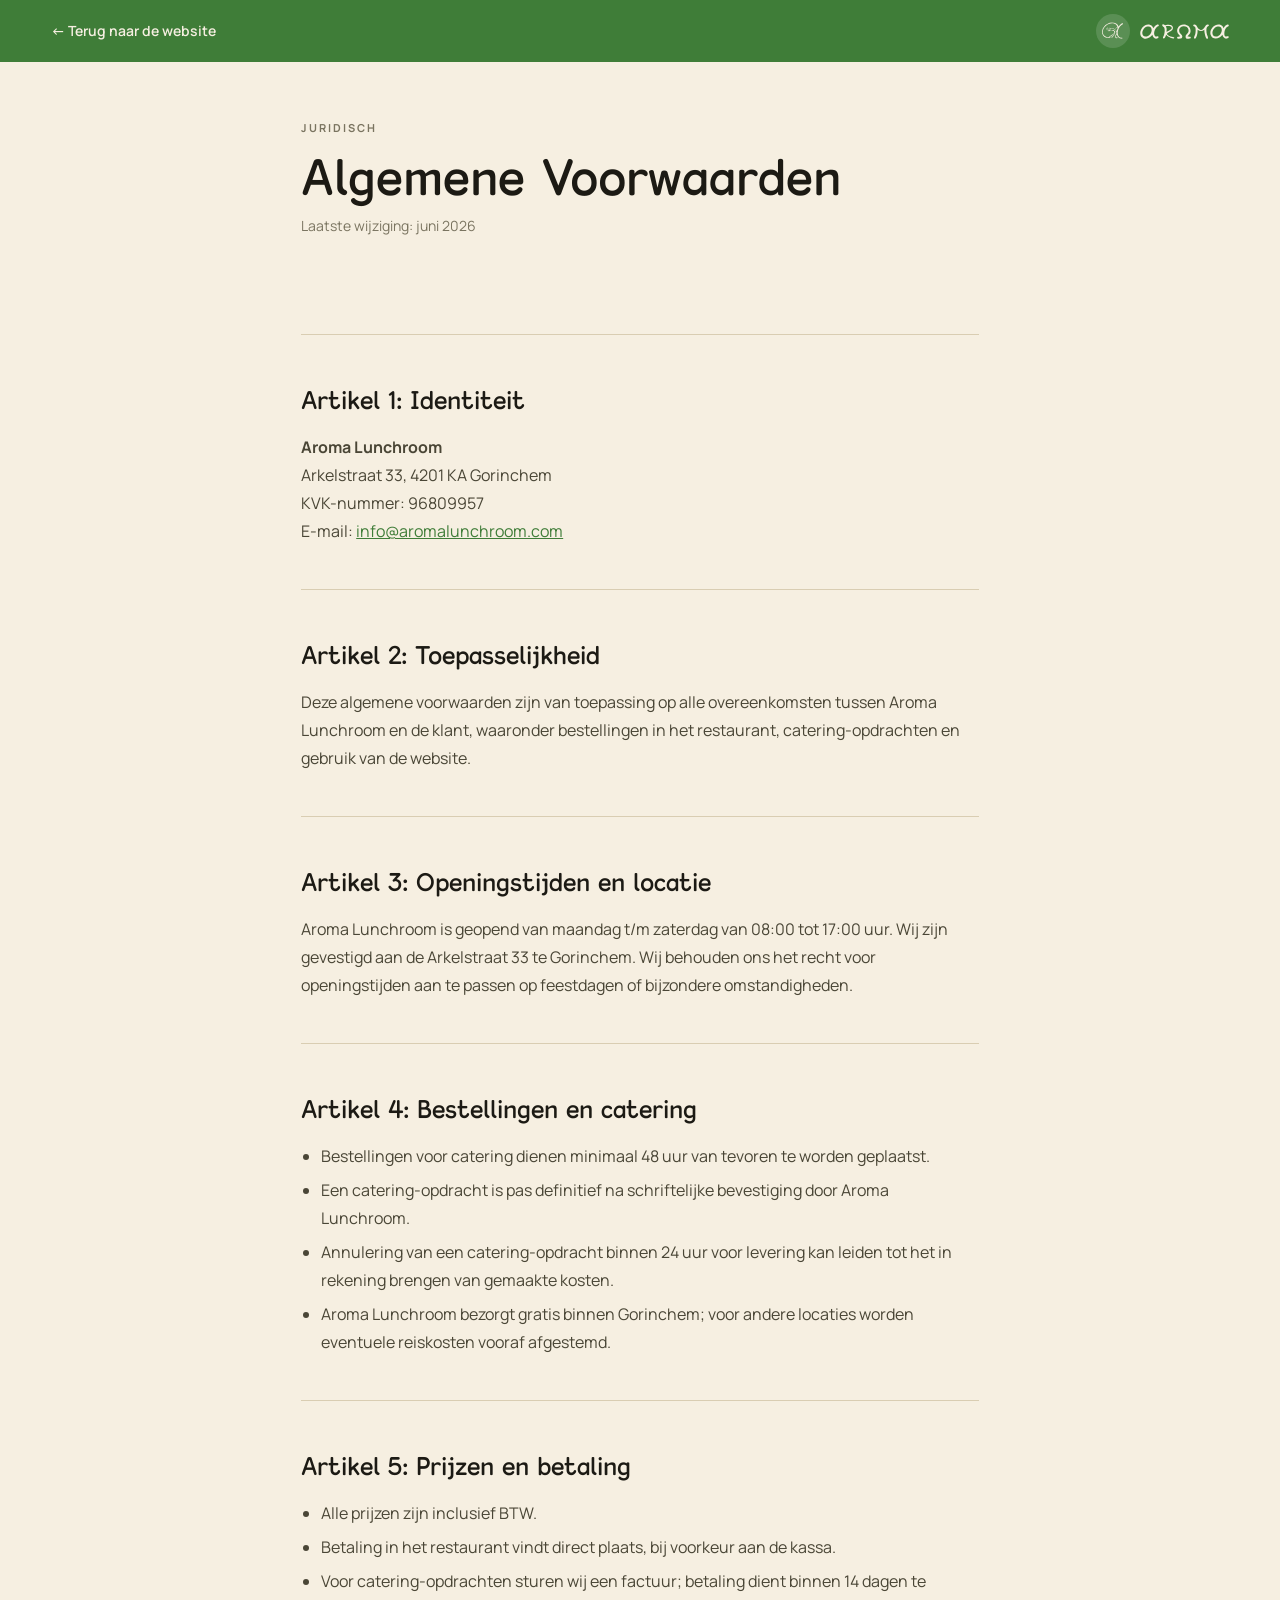
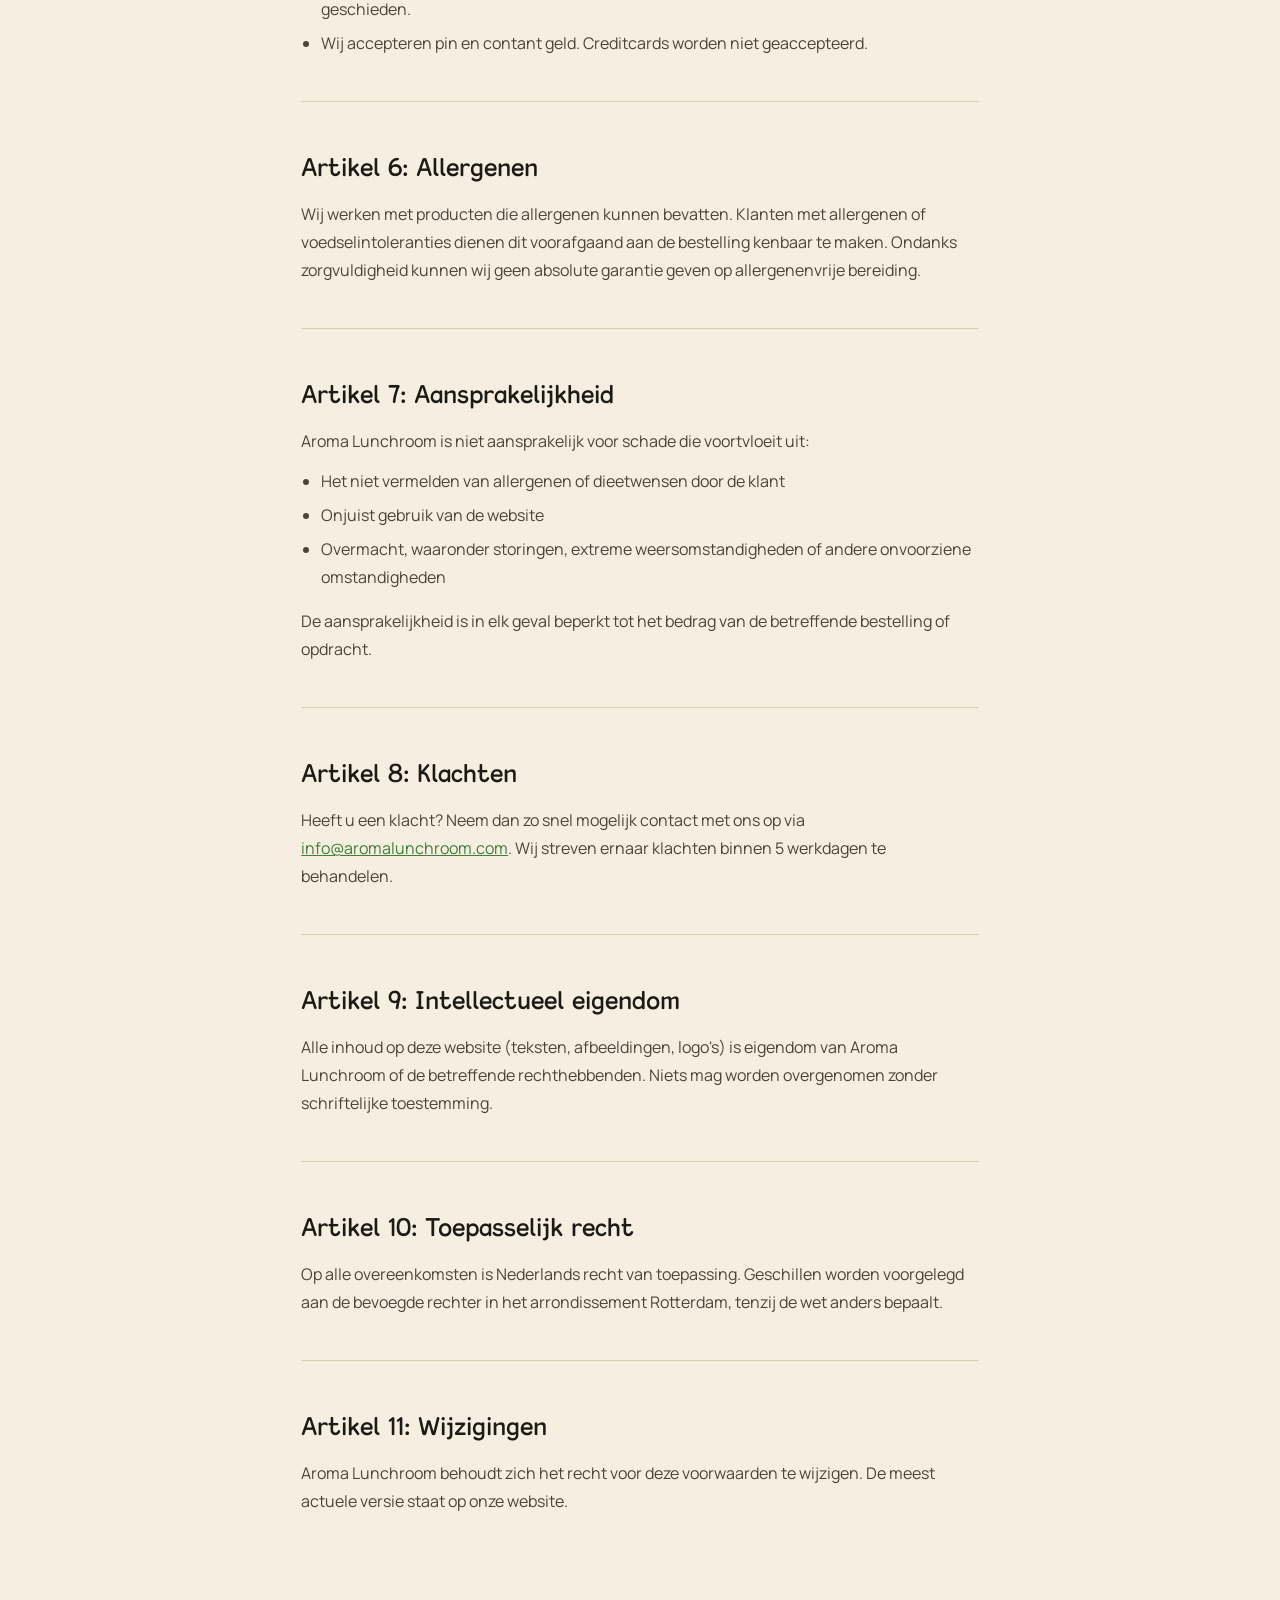
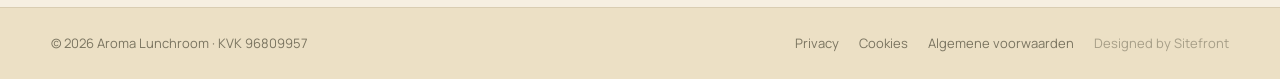
<file: algemene-voorwaarden.html>
<!doctype html>
<html lang="nl">
<head>
<meta charset="utf-8" />
<meta name="viewport" content="width=device-width, initial-scale=1" />
<title>Algemene Voorwaarden | Aroma Lunchroom</title>
<link rel="icon" href="project/assets/favicon.ico" sizes="32x32" />
<link rel="icon" href="project/assets/favicon-192.png" type="image/png" sizes="192x192" />
<link rel="apple-touch-icon" href="project/assets/apple-touch-icon.png" />
<meta name="theme-color" content="#3f7d38" />
<link rel="preconnect" href="https://fonts.googleapis.com">
<link rel="preconnect" href="https://fonts.gstatic.com" crossorigin>
<link href="https://fonts.googleapis.com/css2?family=Fraunces:opsz,wght@9..144,400&family=Manrope:wght@400;500;600;700&display=swap" rel="stylesheet">
<style>
@font-face { font-family:"Kingthings Clarity"; src:url("project/assets/Kingthings Clarity1.1.ttf") format("truetype"); font-display:swap; }
:root { --bg:#f6efe1; --bg-2:#ece0c5; --ink:#1c1a14; --ink-2:#4a4636; --ink-3:#7a7460; --line:#d9cdb2; --brand:#3f7d38; --brand-ink:#f6efe1; --serif:"Kingthings Clarity","Fraunces",Georgia,serif; --sans:"Manrope",system-ui,sans-serif; --maxw:780px; --pad:clamp(20px,4vw,56px); }
*,*::before,*::after { box-sizing:border-box; }
html,body { margin:0; padding:0; }
body { background:var(--bg); color:var(--ink); font-family:var(--sans); font-size:16px; line-height:1.75; -webkit-font-smoothing:antialiased; }
a { color:var(--brand); }
h1,h2,h3 { font-family:var(--serif); font-weight:400; margin:0 0 12px; }
h1 { font-size:clamp(30px,5vw,48px); line-height:1.05; }
h2 { font-size:clamp(18px,2vw,24px); margin-top:44px; padding-top:44px; border-top:1px solid var(--line); }
p,li { color:var(--ink-2); margin:0 0 12px; }
ul { padding-left:20px; margin:0 0 16px; }
li { margin-bottom:6px; }
.topbar { background:var(--brand); color:var(--brand-ink); padding:14px var(--pad); display:flex; align-items:center; justify-content:space-between; }
.topbar a { color:var(--brand-ink); text-decoration:none; font-size:14px; font-weight:600; white-space:nowrap; }
.topbar-logo { display:inline-flex; align-items:center; gap:10px; color:var(--brand-ink); line-height:0; }
.topbar-mark { width:34px; height:34px; border-radius:50%; background:rgba(255,255,255,0.14); display:grid; place-items:center; flex-shrink:0; }
.topbar-mark svg { width:62%; height:62%; display:block; }
.topbar-word { height:15px; width:auto; aspect-ratio:730 / 123; display:block; }
.wrap { max-width:var(--maxw); margin:0 auto; padding:0 var(--pad); }
.hero { padding:56px 0 40px; }
.eyebrow { font-size:11px; font-weight:700; letter-spacing:0.18em; text-transform:uppercase; color:var(--ink-3); display:block; margin-bottom:14px; }
.content { padding-bottom:80px; }
footer { background:var(--bg-2); border-top:1px solid var(--line); padding:24px var(--pad); display:flex; align-items:center; justify-content:space-between; flex-wrap:wrap; gap:12px; font-size:13px; color:var(--ink-3); }
footer a { color:var(--ink-3); text-decoration:none; }
footer a:hover { color:var(--ink); }
.footer-links { display:flex; gap:20px; flex-wrap:wrap; }
</style>
</head>
<body>
<div class="topbar">
  <a href="index.html">&#8592; Terug naar de website</a>
  <a href="index.html" class="topbar-logo" aria-label="Aroma Lunchroom - home"><span class="topbar-mark"><svg viewBox="0 0 1009 782" aria-hidden="true" focusable="false"><use href="project/assets/brand.svg#mark"/></svg></span><svg class="topbar-word" viewBox="0 0 730 123" aria-hidden="true" focusable="false"><use href="project/assets/brand.svg#wordmark"/></svg></a>
</div>
<div class="wrap">
  <div class="hero">
    <span class="eyebrow">Juridisch</span>
    <h1>Algemene Voorwaarden</h1>
    <p style="color:var(--ink-3);font-size:14px;">Laatste wijziging: juni 2026</p>
  </div>
  <div class="content">
    <h2>Artikel 1: Identiteit</h2>
    <p><strong>Aroma Lunchroom</strong><br>Arkelstraat 33, 4201 KA Gorinchem<br>KVK-nummer: 96809957<br>E-mail: <a href="mailto:info@aromalunchroom.com">info@aromalunchroom.com</a></p>

    <h2>Artikel 2: Toepasselijkheid</h2>
    <p>Deze algemene voorwaarden zijn van toepassing op alle overeenkomsten tussen Aroma Lunchroom en de klant, waaronder bestellingen in het restaurant, catering-opdrachten en gebruik van de website.</p>

    <h2>Artikel 3: Openingstijden en locatie</h2>
    <p>Aroma Lunchroom is geopend van maandag t/m zaterdag van 08:00 tot 17:00 uur. Wij zijn gevestigd aan de Arkelstraat 33 te Gorinchem. Wij behouden ons het recht voor openingstijden aan te passen op feestdagen of bijzondere omstandigheden.</p>

    <h2>Artikel 4: Bestellingen en catering</h2>
    <ul>
      <li>Bestellingen voor catering dienen minimaal 48 uur van tevoren te worden geplaatst.</li>
      <li>Een catering-opdracht is pas definitief na schriftelijke bevestiging door Aroma Lunchroom.</li>
      <li>Annulering van een catering-opdracht binnen 24 uur voor levering kan leiden tot het in rekening brengen van gemaakte kosten.</li>
      <li>Aroma Lunchroom bezorgt gratis binnen Gorinchem; voor andere locaties worden eventuele reiskosten vooraf afgestemd.</li>
    </ul>

    <h2>Artikel 5: Prijzen en betaling</h2>
    <ul>
      <li>Alle prijzen zijn inclusief BTW.</li>
      <li>Betaling in het restaurant vindt direct plaats, bij voorkeur aan de kassa.</li>
      <li>Voor catering-opdrachten sturen wij een factuur; betaling dient binnen 14 dagen te geschieden.</li>
      <li>Wij accepteren pin en contant geld. Creditcards worden niet geaccepteerd.</li>
    </ul>

    <h2>Artikel 6: Allergenen</h2>
    <p>Wij werken met producten die allergenen kunnen bevatten. Klanten met allergenen of voedselintoleranties dienen dit voorafgaand aan de bestelling kenbaar te maken. Ondanks zorgvuldigheid kunnen wij geen absolute garantie geven op allergenenvrije bereiding.</p>

    <h2>Artikel 7: Aansprakelijkheid</h2>
    <p>Aroma Lunchroom is niet aansprakelijk voor schade die voortvloeit uit:</p>
    <ul>
      <li>Het niet vermelden van allergenen of dieetwensen door de klant</li>
      <li>Onjuist gebruik van de website</li>
      <li>Overmacht, waaronder storingen, extreme weersomstandigheden of andere onvoorziene omstandigheden</li>
    </ul>
    <p>De aansprakelijkheid is in elk geval beperkt tot het bedrag van de betreffende bestelling of opdracht.</p>

    <h2>Artikel 8: Klachten</h2>
    <p>Heeft u een klacht? Neem dan zo snel mogelijk contact met ons op via <a href="mailto:info@aromalunchroom.com">info@aromalunchroom.com</a>. Wij streven ernaar klachten binnen 5 werkdagen te behandelen.</p>

    <h2>Artikel 9: Intellectueel eigendom</h2>
    <p>Alle inhoud op deze website (teksten, afbeeldingen, logo's) is eigendom van Aroma Lunchroom of de betreffende rechthebbenden. Niets mag worden overgenomen zonder schriftelijke toestemming.</p>

    <h2>Artikel 10: Toepasselijk recht</h2>
    <p>Op alle overeenkomsten is Nederlands recht van toepassing. Geschillen worden voorgelegd aan de bevoegde rechter in het arrondissement Rotterdam, tenzij de wet anders bepaalt.</p>

    <h2>Artikel 11: Wijzigingen</h2>
    <p>Aroma Lunchroom behoudt zich het recht voor deze voorwaarden te wijzigen. De meest actuele versie staat op onze website.</p>
  </div>
</div>
<footer>
  <span>&copy; 2026 Aroma Lunchroom &middot; KVK 96809957</span>
  <div class="footer-links">
    <a href="privacy.html">Privacy</a>
    <a href="cookies.html">Cookies</a>
    <a href="algemene-voorwaarden.html">Algemene voorwaarden</a>
    <a href="https://sitefront.nl" target="_blank" rel="noopener" style="opacity:0.6;">Designed by Sitefront</a>
  </div>
</footer>
</body>
</html>
</file>
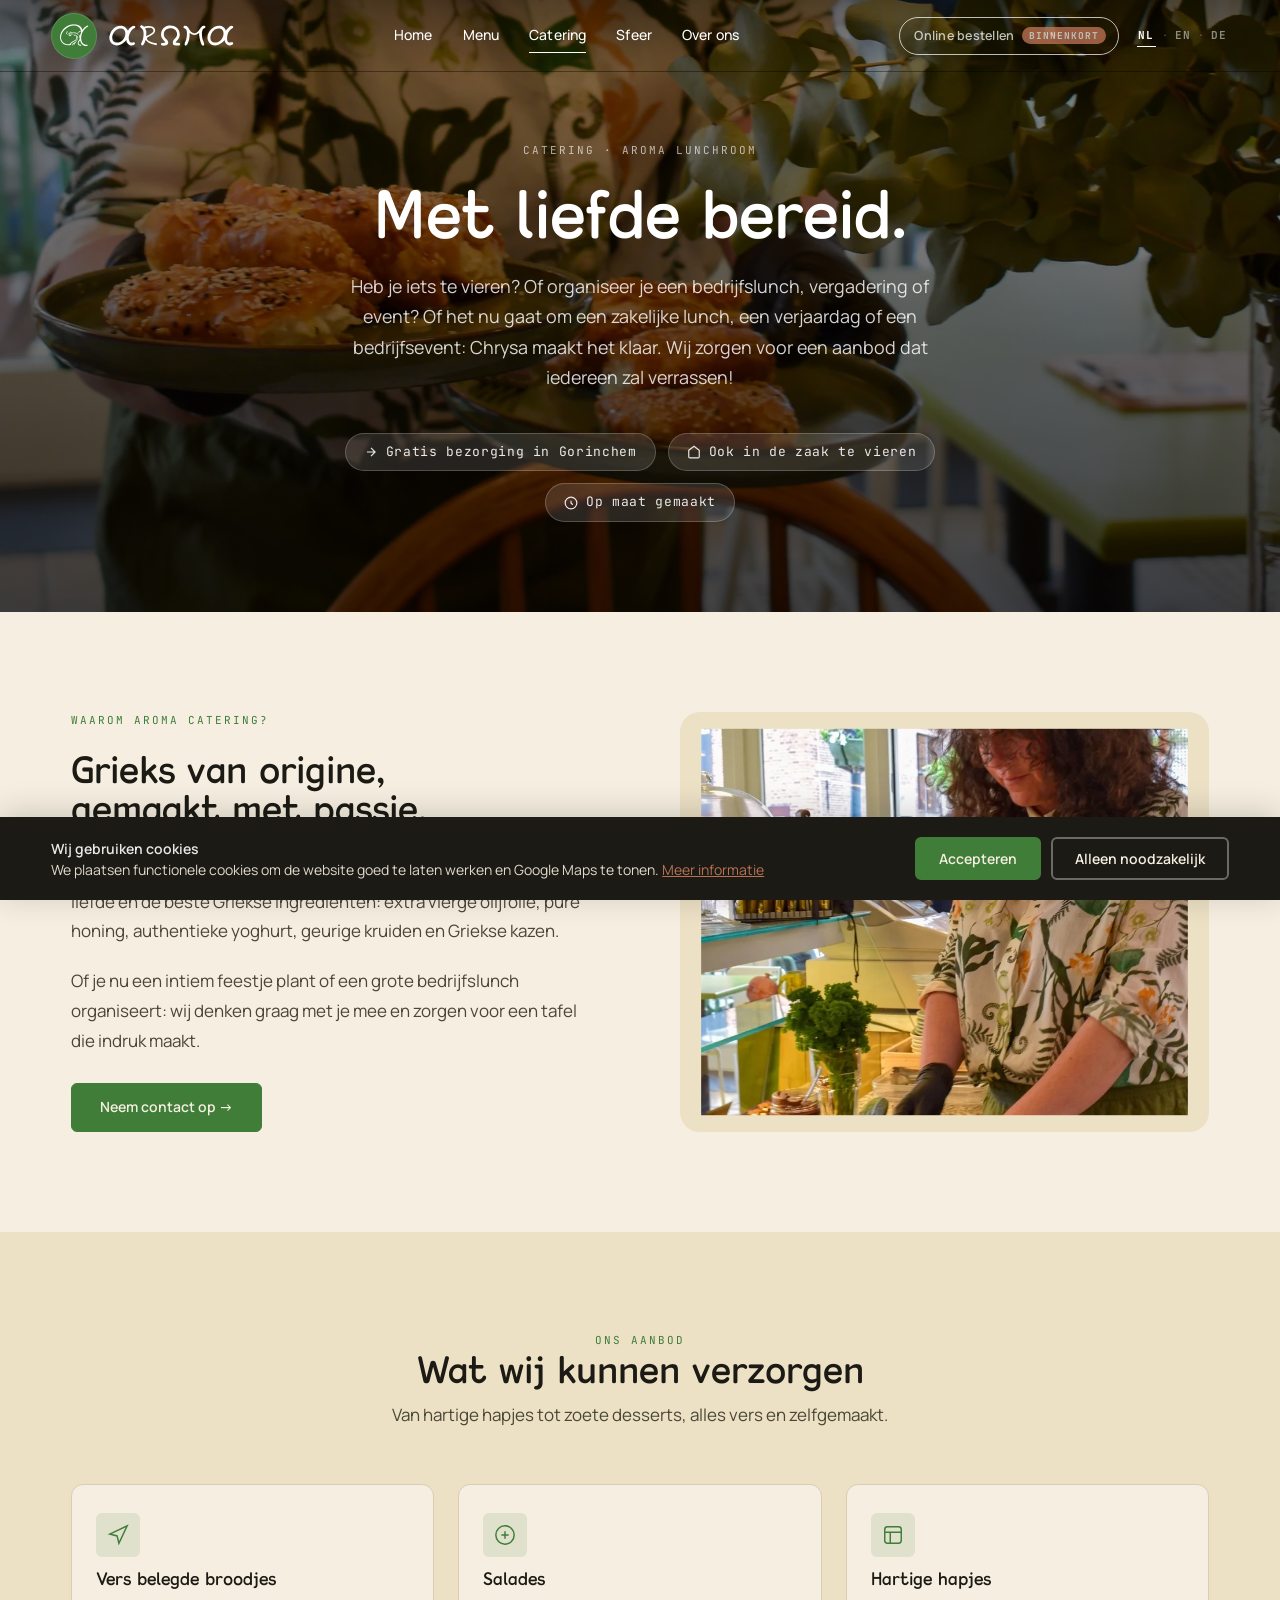
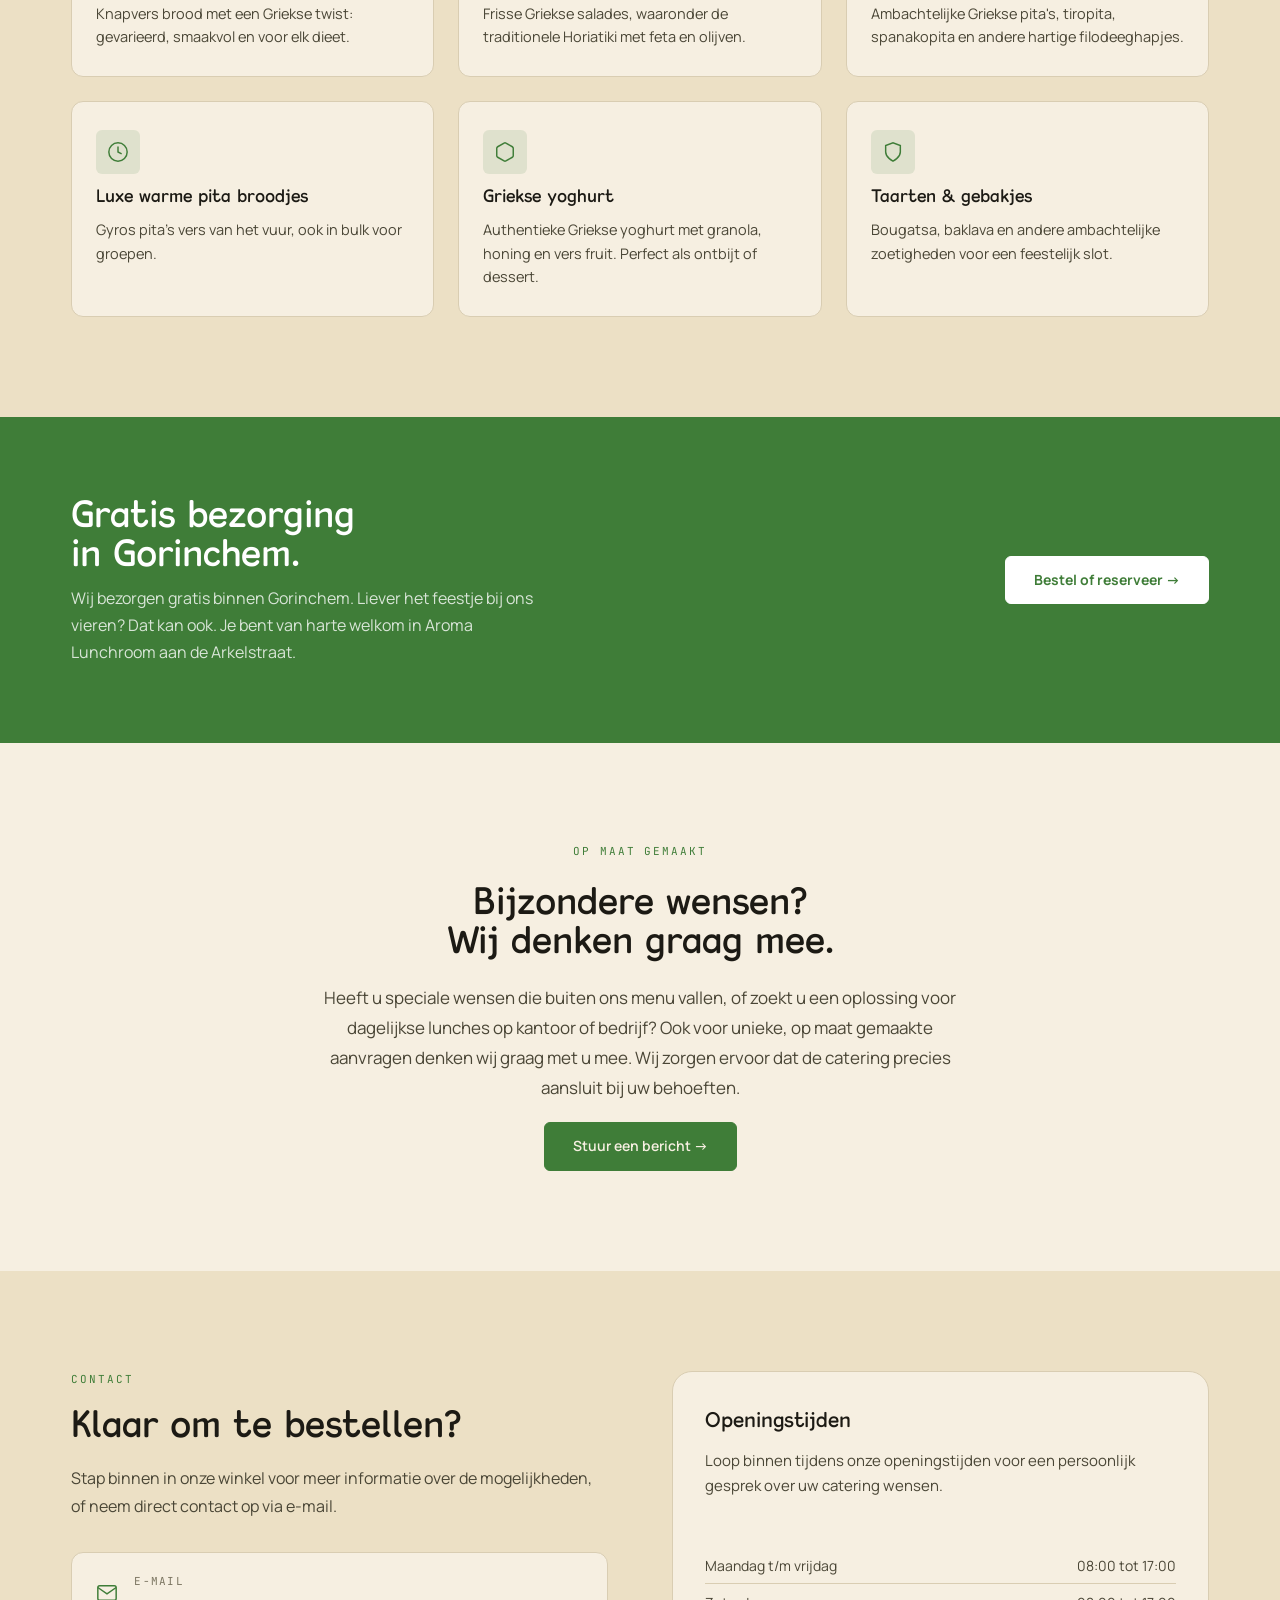
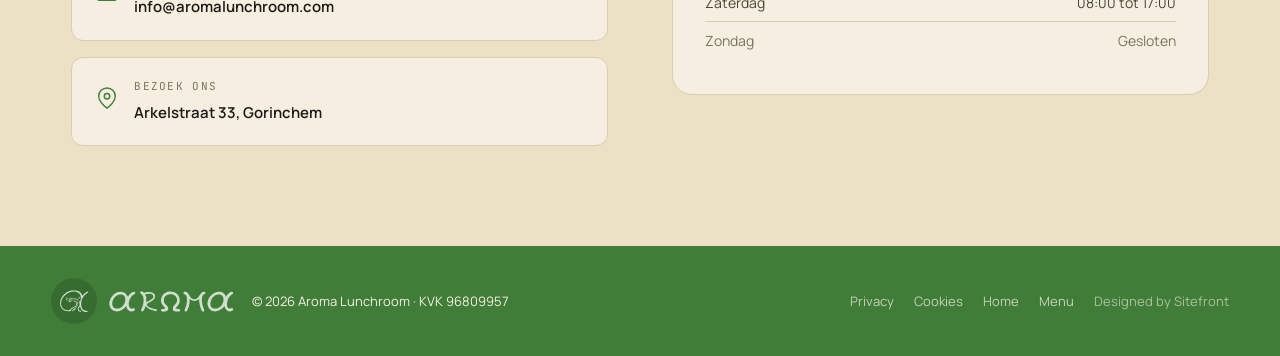
<file: catering.html>
<!doctype html>
<html lang="nl">
<head>
<meta charset="utf-8" />
<meta name="viewport" content="width=device-width, initial-scale=1" />
<title>Catering · Aroma Lunchroom Gorinchem</title>
<link rel="icon" href="project/assets/favicon.ico" sizes="32x32" />
<link rel="icon" href="project/assets/favicon-192.png" type="image/png" sizes="192x192" />
<link rel="apple-touch-icon" href="project/assets/apple-touch-icon.png" />
<meta name="description" content="Catering met liefde bereid door Aroma Lunchroom. Bedrijfslunch, vergadering of feest? Wij bezorgen gratis in Gorinchem. Bel of mail ons." />

<link rel="preconnect" href="https://fonts.googleapis.com">
<link rel="preconnect" href="https://fonts.gstatic.com" crossorigin>
<link href="https://fonts.googleapis.com/css2?family=Fraunces:opsz,wght@9..144,400;9..144,500;9..144,600;9..144,700&family=Manrope:wght@400;500;600;700&family=JetBrains+Mono:wght@400;500&display=swap" rel="stylesheet">

<style>
@font-face {
  font-family: "Kingthings Clarity";
  src: url("project/assets/Kingthings Clarity1.1.ttf") format("truetype");
  font-weight: normal; font-style: normal; font-display: swap;
}

:root {
  --bg: #f6efe1;
  --bg-2: #ece0c5;
  --ink: #1c1a14;
  --ink-2: #4a4636;
  --ink-3: #7a7460;
  --line: #d9cdb2;
  --brand: #3f7d38;
  --brand-ink: #f6efe1;
  --accent: #c97b5c;
  --serif: "Kingthings Clarity", "Fraunces", Georgia, serif;
  --sans: "Manrope", system-ui, sans-serif;
  --mono: "JetBrains Mono", ui-monospace, Menlo, monospace;
  --r-sm: 6px;
  --r-md: 12px;
  --r-lg: 20px;
  --maxw: 1240px;
  --pad: clamp(20px, 4vw, 56px);
}

*, *::before, *::after { box-sizing: border-box; }
html, body { margin: 0; padding: 0; }
body { background: var(--bg); color: var(--ink); font-family: var(--sans); font-size: 16px; line-height: 1.6; -webkit-font-smoothing: antialiased; }
img { max-width: 100%; display: block; }
a { color: inherit; }
p { margin: 0; }
h1, h2, h3 { font-family: var(--serif); font-weight: 400; color: var(--ink); margin: 0; }
h1 { font-size: clamp(38px, 5vw, 72px); line-height: 1.05; }
h2 { font-size: clamp(26px, 2.8vw, 40px); line-height: 1.1; }
h3 { font-size: clamp(17px, 1.4vw, 21px); line-height: 1.2; }
.wrap { max-width: var(--maxw); margin: 0 auto; padding: 0 var(--pad); }
.eyebrow { font-family: var(--mono); font-size: 11px; letter-spacing: 0.18em; text-transform: uppercase; color: var(--brand); display: block; }
.btn {
  display: inline-flex; align-items: center; padding: 12px 28px;
  border-radius: var(--r-sm); border: 1.5px solid currentColor;
  font-family: var(--sans); font-size: 14px; font-weight: 600;
  text-decoration: none; cursor: pointer; transition: background .15s, color .15s;
  white-space: nowrap;
}
.btn-primary { background: var(--brand); color: var(--brand-ink); border-color: var(--brand); }
.btn-primary:hover { background: #4e9645; border-color: #4e9645; }
.btn-ghost { background: transparent; color: var(--ink); }
.btn-ghost:hover { background: var(--ink); color: var(--bg); }

/* HERO */
.catering-hero {
  color: var(--brand-ink);
  min-height: 68vh;
  display: flex; align-items: center; justify-content: center;
  padding: 140px var(--pad) 88px;
  text-align: center;
  position: relative;
  overflow: hidden;
}
.catering-hero-bg {
  position: absolute; inset: 0;
  width: 100%; height: 100%; object-fit: cover; object-position: 50% 80%;
  z-index: 0;
}
.catering-hero-overlay {
  position: absolute; inset: 0;
  background: linear-gradient(to top, rgba(0,0,0,0.72) 0%, rgba(0,0,0,0.42) 100%);
  z-index: 1;
}
.catering-hero-inner { position: relative; z-index: 2; max-width: 720px; margin: 0 auto; }
.catering-hero .eyebrow { color: rgba(255,255,255,0.65); margin-bottom: 20px; }
.catering-hero h1 { color: #fff; margin-bottom: 24px; }
.catering-hero p { color: rgba(255,255,255,0.82); font-size: clamp(15px, 1.4vw, 18px); line-height: 1.7; max-width: 580px; margin: 0 auto 40px; }
.catering-hero-badges {
  display: flex; justify-content: center; flex-wrap: wrap; gap: 12px;
}
.catering-badge {
  display: inline-flex; align-items: center; gap: 8px;
  background: rgba(255,255,255,0.12); border: 1px solid rgba(255,255,255,0.2);
  border-radius: 999px; padding: 8px 18px;
  font-size: 13px; font-family: var(--mono); letter-spacing: 0.05em;
  color: rgba(255,255,255,0.9);
}

/* INTRO */
.catering-intro { padding: clamp(64px, 8vw, 100px) 0; }
.catering-intro-grid {
  display: grid; grid-template-columns: 1fr 1fr; gap: 80px; align-items: center;
}
.catering-intro-text { display: flex; flex-direction: column; gap: 20px; }
.catering-intro-text h2 { margin-bottom: 8px; }
.catering-intro-text p { color: var(--ink-2); font-size: 17px; line-height: 1.75; }
.catering-intro-image {
  background: var(--bg-2); border-radius: var(--r-lg); overflow: hidden;
  height: 420px;
}
.catering-intro-image img { width: 100%; height: 100%; object-fit: cover; object-position: 50% 50%; transform: scale(0.92); transform-origin: 50% 50%; }

/* AANBOD */
.catering-aanbod { background: var(--bg-2); padding: clamp(64px, 8vw, 100px) 0; }
.catering-aanbod-head { text-align: center; margin-bottom: 56px; }
.catering-aanbod-head h2 { margin-bottom: 12px; }
.catering-aanbod-head p { color: var(--ink-2); font-size: 17px; max-width: 560px; margin: 0 auto; }
.catering-items {
  display: grid; grid-template-columns: repeat(3, 1fr); gap: 24px;
}
.catering-item {
  background: var(--bg); border-radius: var(--r-md);
  padding: 28px 24px; display: flex; flex-direction: column; gap: 12px;
  border: 1px solid var(--line);
  transition: transform .2s ease, box-shadow .2s ease;
}
.catering-item:hover { transform: translateY(-3px); box-shadow: 0 12px 28px -16px rgba(0,0,0,0.18); }
.catering-item-icon {
  width: 44px; height: 44px; border-radius: var(--r-sm);
  background: color-mix(in oklab, var(--brand) 12%, transparent);
  display: grid; place-items: center; color: var(--brand);
}
.catering-item h3 { font-size: 17px; }
.catering-item p { color: var(--ink-2); font-size: 14.5px; line-height: 1.6; }

/* BEZORGING STRIP */
.catering-delivery {
  background: var(--brand); color: var(--brand-ink);
  padding: clamp(48px, 6vw, 80px) 0;
}
.catering-delivery-inner {
  max-width: var(--maxw); margin: 0 auto; padding: 0 var(--pad);
  display: flex; align-items: center; justify-content: space-between;
  gap: 40px; flex-wrap: wrap;
}
.catering-delivery h2 { color: #fff; max-width: 480px; }
.catering-delivery p { color: rgba(255,255,255,0.8); margin-top: 12px; font-size: 16px; line-height: 1.7; max-width: 480px; }
.catering-delivery .btn { background: #fff; color: var(--brand); border-color: #fff; font-weight: 700; }
.catering-delivery .btn:hover { background: var(--bg-2); border-color: var(--bg-2); }

/* OP MAAT */
.catering-custom { padding: clamp(64px, 8vw, 100px) 0; }
.catering-custom-inner {
  max-width: 800px; margin: 0 auto; text-align: center;
  display: flex; flex-direction: column; gap: 20px; align-items: center;
}
.catering-custom h2 { margin-bottom: 4px; }
.catering-custom p { color: var(--ink-2); font-size: 17px; line-height: 1.75; max-width: 640px; }

/* CONTACT */
.catering-contact { background: var(--bg-2); padding: clamp(64px, 8vw, 100px) 0; }
.catering-contact-inner {
  max-width: var(--maxw); margin: 0 auto; padding: 0 var(--pad);
  display: grid; grid-template-columns: 1fr 1fr; gap: 64px; align-items: start;
}
.catering-contact h2 { margin-bottom: 20px; }
.catering-contact p { color: var(--ink-2); font-size: 16px; line-height: 1.75; margin-bottom: 32px; }
.contact-options { display: flex; flex-direction: column; gap: 16px; }
.contact-option {
  display: flex; align-items: center; gap: 16px;
  background: var(--bg); border-radius: var(--r-md);
  padding: 20px 24px; border: 1px solid var(--line);
  text-decoration: none; color: var(--ink);
  transition: border-color .15s, box-shadow .15s;
}
.contact-option:hover { border-color: var(--brand); box-shadow: 0 4px 16px -8px rgba(63,125,56,0.25); }
.contact-option-icon { color: var(--brand); flex-shrink: 0; }
.contact-option-label { font-family: var(--mono); font-size: 11px; text-transform: uppercase; letter-spacing: 0.12em; color: var(--ink-3); display: block; margin-bottom: 4px; }
.contact-option-val { font-weight: 600; font-size: 15px; }
.catering-contact-note {
  background: var(--bg); border-radius: var(--r-lg); padding: 36px 32px;
  border: 1px solid var(--line); display: flex; flex-direction: column; gap: 16px;
}
.catering-contact-note h3 { font-size: 20px; }
.catering-contact-note p { color: var(--ink-2); font-size: 15px; line-height: 1.7; }
.hours-list { display: flex; flex-direction: column; gap: 8px; margin-top: 8px; }
.hours-row { display: flex; justify-content: space-between; font-size: 14px; color: var(--ink-2); border-bottom: 1px solid var(--line); padding-bottom: 6px; }
.hours-row:last-child { border-bottom: none; }

/* FOOTER */
.page-footer {
  background: var(--brand); color: var(--brand-ink);
  padding: 32px var(--pad);
  display: flex; justify-content: space-between; align-items: center;
  flex-wrap: wrap; gap: 16px; font-size: 13px;
}
.page-footer a { color: var(--brand-ink); opacity: 0.75; text-decoration: none; }
.page-footer a:hover { opacity: 1; }
.page-footer-links { display: flex; gap: 20px; flex-wrap: wrap; }
.page-footer-brand { display: flex; align-items: center; gap: 18px; flex-wrap: wrap; }
.page-footer .brand { color: #fff; }
.page-footer .brand-mark { background: rgba(0,0,0,0.18); box-shadow: none; }

/* RESPONSIVE */
@media (max-width: 960px) {
  .catering-intro-grid { grid-template-columns: 1fr; gap: 40px; }
  .catering-intro-image { height: 300px; }
  .catering-items { grid-template-columns: 1fr 1fr; }
  .catering-contact-inner { grid-template-columns: 1fr; gap: 40px; }
}
@media (max-width: 720px) {
  .catering-hero { min-height: 0; padding: 112px var(--pad) 56px; }
  .catering-hero .eyebrow { margin-bottom: 14px; }
  .catering-hero p { margin-bottom: 28px; }
  .catering-items { grid-template-columns: 1fr; }
  .catering-delivery-inner { flex-direction: column; align-items: flex-start; }
}

.cookie-banner {
  position: fixed; bottom: 0; left: 0; right: 0; z-index: 9999;
  background: #1c1a14; color: #f6efe1;
  padding: 20px clamp(20px,4vw,56px);
  display: flex; align-items: center; gap: 24px; flex-wrap: wrap;
  box-shadow: 0 -4px 32px rgba(0,0,0,0.18);
  transform: translateY(100%);
  transition: transform .35s cubic-bezier(.22,.68,0,1.2);
}
.cookie-banner.visible { transform: translateY(0); }
.cookie-banner-text { flex:1; min-width:220px; font-size:14px; line-height:1.5; opacity:0.9; }
.cookie-banner-text strong { color:#fff; font-weight:600; }
.cookie-banner-text a { color:#c97b5c; text-decoration:underline; }
.cookie-banner-btns { display:flex; gap:10px; flex-shrink:0; }
.cookie-btn { padding:10px 22px; border-radius:6px; border:2px solid rgba(255,255,255,0.35); font-family:var(--sans); font-size:14px; font-weight:600; cursor:pointer; transition:background .15s,border-color .15s; white-space:nowrap; }
.cookie-btn-accept { background:#3f7d38; color:#f6efe1; border-color:#3f7d38; }
.cookie-btn-accept:hover { background:#4e9645; border-color:#4e9645; }
.cookie-btn-decline { background:transparent; color:#f6efe1; }
.cookie-btn-decline:hover { background:rgba(255,255,255,0.1); }
@media (max-width:600px) { .cookie-banner { flex-direction:column; align-items:stretch; gap:16px; } .cookie-banner-btns { flex-direction:column; } .cookie-btn { text-align:center; } }
</style>
<meta name="theme-color" content="#3f7d38" />
<link rel="stylesheet" href="project/assets/site.css" />
</head>
<body>

<!-- NAV -->
<header class="nav" id="nav">
  <a href="index.html" class="brand" aria-label="Aroma Lunchroom - home">
      <span class="brand-mark"><svg viewBox="0 0 1009 782" aria-hidden="true" focusable="false"><use href="project/assets/brand.svg#mark"/></svg></span>
      <svg class="brand-word" viewBox="0 0 730 123" aria-hidden="true" focusable="false"><use href="project/assets/brand.svg#wordmark"/></svg>
    </a>
  <nav class="nav-links" aria-label="Hoofdnavigatie">
    <a href="index.html">Home</a>
    <a href="menu.html">Menu</a>
    <a href="catering.html" class="active">Catering</a>
    <a href="index.html#sfeer" data-i18n="nav.sfeer">Sfeer</a>
    <a href="index.html#over" data-i18n="nav.over">Over ons</a>
  </nav>
  <div class="nav-cta">
    <span class="nav-soon" title="Online bestellen is binnenkort mogelijk"><span data-i18n="nav.order">Online bestellen</span><span class="nav-soon-badge" data-i18n="nav.soon">binnenkort</span></span>
    <div class="lang-switch" aria-label="Taal kiezen">
      <button class="lang-btn" data-lang="nl" aria-pressed="true">NL</button>
      <span class="lang-sep" aria-hidden="true">·</span>
      <button class="lang-btn" data-lang="en" aria-pressed="false">EN</button>
      <span class="lang-sep" aria-hidden="true">·</span>
      <button class="lang-btn" data-lang="de" aria-pressed="false">DE</button>
    </div>
    <button class="nav-hamburger" id="hamburger-btn" aria-label="Open menu" aria-expanded="false" aria-controls="mobile-menu">
      <span class="nav-hamburger-icon"></span>
    </button>
  </div>
</header>

<!-- MOBILE MENU -->
<div class="mobile-menu" id="mobile-menu">
  <div class="mobile-menu-top">
    <a href="index.html" class="brand" aria-label="Aroma Lunchroom - home">
      <span class="brand-mark"><svg viewBox="0 0 1009 782" aria-hidden="true" focusable="false"><use href="project/assets/brand.svg#mark"/></svg></span>
      <svg class="brand-word" viewBox="0 0 730 123" aria-hidden="true" focusable="false"><use href="project/assets/brand.svg#wordmark"/></svg>
    </a>
    <button class="mobile-close" id="mobile-close-btn" aria-label="Sluit menu">&#x2715;</button>
  </div>
  <div class="mobile-lang-switch" aria-label="Taal kiezen">
    <button class="lang-btn" data-lang="nl">NL</button>
    <button class="lang-btn" data-lang="en">EN</button>
    <button class="lang-btn" data-lang="de">DE</button>
  </div>
  <nav class="mobile-menu-links" aria-label="Menu">
    <a href="index.html">Home</a>
    <a href="menu.html">Menu</a>
    <a href="catering.html" class="active">Catering</a>
    <a href="index.html#sfeer" data-i18n="nav.sfeer">Sfeer</a>
    <a href="index.html#over" data-i18n="nav.over">Over ons</a>
  </nav>
  <div class="mobile-menu-foot">
    <a href="mailto:info@aromalunchroom.com" class="btn btn-primary"><span>Catering aanvragen</span></a>
    <span class="mobile-soon"><span data-i18n="nav.order">Online bestellen</span><span class="nav-soon-badge" data-i18n="nav.soon">binnenkort</span></span>
  </div>
</div>

<!-- HERO -->
<section class="catering-hero">
  <img class="catering-hero-bg" src="project/uploads/catering-hero-20.webp" alt="" aria-hidden="true" />
  <div class="catering-hero-overlay"></div>
  <div class="catering-hero-inner">
    <span class="eyebrow" data-i18n="cat.eyebrow">Catering · Aroma Lunchroom</span>
    <h1 data-i18n="cat.h1">Met liefde bereid.</h1>
    <p>
      Heb je iets te vieren? Of organiseer je een bedrijfslunch, vergadering of event?
      <span data-i18n="cat.p">Of het nu gaat om een zakelijke lunch, een verjaardag of een bedrijfsevent: Chrysa maakt het klaar. Wij zorgen voor een aanbod dat iedereen zal verrassen!</span>
    </p>
    <div class="catering-hero-badges">
      <span class="catering-badge">
        <svg width="14" height="14" viewBox="0 0 24 24" fill="none" stroke="currentColor" stroke-width="2"><path d="M5 12h14M12 5l7 7-7 7"/></svg>
        Gratis bezorging in Gorinchem
      </span>
      <span class="catering-badge">
        <svg width="14" height="14" viewBox="0 0 24 24" fill="none" stroke="currentColor" stroke-width="2"><path d="M3 9l9-7 9 7v11a2 2 0 0 1-2 2H5a2 2 0 0 1-2-2z"/></svg>
        Ook in de zaak te vieren
      </span>
      <span class="catering-badge">
        <svg width="14" height="14" viewBox="0 0 24 24" fill="none" stroke="currentColor" stroke-width="2"><circle cx="12" cy="12" r="10"/><path d="M12 8v4l3 3"/></svg>
        Op maat gemaakt
      </span>
    </div>
  </div>
</section>

<!-- INTRO -->
<section class="catering-intro">
  <div class="wrap">
    <div class="catering-intro-grid">
      <div class="catering-intro-text">
        <span class="eyebrow">Waarom Aroma Catering?</span>
        <h2>Grieks van origine,<br>gemaakt met passie.</h2>
        <p>
          Bij Aroma bereiden wij het grootste deel van ons aanbod zelf, met liefde en
          de beste Griekse ingrediënten: extra vierge olijfolie, pure honing, authentieke
          yoghurt, geurige kruiden en Griekse kazen.
        </p>
        <p>
          Of je nu een intiem feestje plant of een grote bedrijfslunch organiseert:
          wij denken graag met je mee en zorgen voor een tafel die indruk maakt.
        </p>
        <a href="mailto:info@aromalunchroom.com" class="btn btn-primary" style="width:fit-content;margin-top:8px">Neem contact op →</a>
      </div>
      <div class="catering-intro-image">
        <img src="project/uploads/catering-chrysa.webp" alt="Chrysa bereidt gerechten" loading="lazy" />
      </div>
    </div>
  </div>
</section>

<!-- AANBOD -->
<section class="catering-aanbod">
  <div class="wrap">
    <div class="catering-aanbod-head">
      <span class="eyebrow">Ons aanbod</span>
      <h2>Wat wij kunnen verzorgen</h2>
      <p>Van hartige hapjes tot zoete desserts, alles vers en zelfgemaakt.</p>
    </div>
    <div class="catering-items">

      <div class="catering-item">
        <div class="catering-item-icon">
          <svg width="22" height="22" viewBox="0 0 24 24" fill="none" stroke="currentColor" stroke-width="1.6"><path d="M3 11l19-9-9 19-2-8-8-2z"/></svg>
        </div>
        <h3>Vers belegde broodjes</h3>
        <p>Knapvers brood met een Griekse twist: gevarieerd, smaakvol en voor elk dieet.</p>
      </div>

      <div class="catering-item">
        <div class="catering-item-icon">
          <svg width="22" height="22" viewBox="0 0 24 24" fill="none" stroke="currentColor" stroke-width="1.6"><circle cx="12" cy="12" r="10"/><path d="M8 12h8M12 8v8"/></svg>
        </div>
        <h3>Salades</h3>
        <p>Frisse Griekse salades, waaronder de traditionele Horiatiki met feta en olijven.</p>
      </div>

      <div class="catering-item">
        <div class="catering-item-icon">
          <svg width="22" height="22" viewBox="0 0 24 24" fill="none" stroke="currentColor" stroke-width="1.6"><rect x="3" y="3" width="18" height="18" rx="3"/><path d="M3 9h18M9 21V9"/></svg>
        </div>
        <h3>Hartige hapjes</h3>
        <p>Ambachtelijke Griekse pita's, tiropita, spanakopita en andere hartige filodeeghapjes.</p>
      </div>

      <div class="catering-item">
        <div class="catering-item-icon">
          <svg width="22" height="22" viewBox="0 0 24 24" fill="none" stroke="currentColor" stroke-width="1.6"><path d="M12 2a10 10 0 0 1 10 10c0 5.52-4.48 10-10 10S2 17.52 2 12 6.48 2 12 2z"/><path d="M12 6v6l4 2"/></svg>
        </div>
        <h3>Luxe warme pita broodjes</h3>
        <p>Gyros pita's vers van het vuur, ook in bulk voor groepen.</p>
      </div>

      <div class="catering-item">
        <div class="catering-item-icon">
          <svg width="22" height="22" viewBox="0 0 24 24" fill="none" stroke="currentColor" stroke-width="1.6"><path d="M21 16V8a2 2 0 0 0-1-1.73l-7-4a2 2 0 0 0-2 0l-7 4A2 2 0 0 0 3 8v8a2 2 0 0 0 1 1.73l7 4a2 2 0 0 0 2 0l7-4A2 2 0 0 0 21 16z"/></svg>
        </div>
        <h3>Griekse yoghurt</h3>
        <p>Authentieke Griekse yoghurt met granola, honing en vers fruit. Perfect als ontbijt of dessert.</p>
      </div>

      <div class="catering-item">
        <div class="catering-item-icon">
          <svg width="22" height="22" viewBox="0 0 24 24" fill="none" stroke="currentColor" stroke-width="1.6"><path d="M12 22s8-4 8-10V5l-8-3-8 3v7c0 6 8 10 8 10z"/></svg>
        </div>
        <h3>Taarten &amp; gebakjes</h3>
        <p>Bougatsa, baklava en andere ambachtelijke zoetigheden voor een feestelijk slot.</p>
      </div>

    </div>
  </div>
</section>

<!-- BEZORGING -->
<section class="catering-delivery">
  <div class="catering-delivery-inner">
    <div>
      <h2>Gratis bezorging<br>in Gorinchem.</h2>
      <p>
        Wij bezorgen gratis binnen Gorinchem. Liever het feestje bij ons vieren?
        Dat kan ook. Je bent van harte welkom in Aroma Lunchroom aan de Arkelstraat.
      </p>
    </div>
    <a href="mailto:info@aromalunchroom.com" class="btn">Bestel of reserveer →</a>
  </div>
</section>

<!-- OP MAAT -->
<section class="catering-custom">
  <div class="wrap">
    <div class="catering-custom-inner">
      <span class="eyebrow">Op maat gemaakt</span>
      <h2>Bijzondere wensen?<br>Wij denken graag mee.</h2>
      <p>
        Heeft u speciale wensen die buiten ons menu vallen, of zoekt u een oplossing voor
        dagelijkse lunches op kantoor of bedrijf? Ook voor unieke, op maat gemaakte aanvragen
        denken wij graag met u mee. Wij zorgen ervoor dat de catering precies aansluit bij
        uw behoeften.
      </p>
      <a href="mailto:info@aromalunchroom.com" class="btn btn-primary">Stuur een bericht →</a>
    </div>
  </div>
</section>

<!-- CONTACT -->
<section class="catering-contact">
  <div class="catering-contact-inner">
    <div>
      <span class="eyebrow" style="margin-bottom:16px">Contact</span>
      <h2>Klaar om te bestellen?</h2>
      <p>
        Stap binnen in onze winkel voor meer informatie over de mogelijkheden, of
        neem direct contact op via e-mail.
      </p>
      <div class="contact-options">
        <a href="mailto:info@aromalunchroom.com" class="contact-option">
          <span class="contact-option-icon">
            <svg width="22" height="22" viewBox="0 0 24 24" fill="none" stroke="currentColor" stroke-width="1.6"><path d="M4 4h16c1.1 0 2 .9 2 2v12c0 1.1-.9 2-2 2H4c-1.1 0-2-.9-2-2V6c0-1.1.9-2 2-2z"/><polyline points="22,6 12,13 2,6"/></svg>
          </span>
          <span>
            <span class="contact-option-label">E-mail</span>
            <span class="contact-option-val">info@aromalunchroom.com</span>
          </span>
        </a>
        <a href="index.html#locatie" class="contact-option">
          <span class="contact-option-icon">
            <svg width="22" height="22" viewBox="0 0 24 24" fill="none" stroke="currentColor" stroke-width="1.6"><path d="M21 10c0 7-9 13-9 13s-9-6-9-13a9 9 0 0 1 18 0z"/><circle cx="12" cy="10" r="3"/></svg>
          </span>
          <span>
            <span class="contact-option-label">Bezoek ons</span>
            <span class="contact-option-val">Arkelstraat 33, Gorinchem</span>
          </span>
        </a>
      </div>
    </div>
    <div class="catering-contact-note">
      <h3>Openingstijden</h3>
      <p>Loop binnen tijdens onze openingstijden voor een persoonlijk gesprek over uw catering wensen.</p>
      <div class="hours-list">
        <div class="hours-row"><span>Maandag t/m vrijdag</span><span>08:00 tot 17:00</span></div>
        <div class="hours-row"><span>Zaterdag</span><span>08:00 tot 17:00</span></div>
        <div class="hours-row" style="color:var(--ink-3)"><span>Zondag</span><span>Gesloten</span></div>
      </div>
    </div>
  </div>
</section>

<!-- FOOTER -->
<footer class="page-footer">
  <div class="page-footer-brand">
    <a href="index.html" class="brand" aria-label="Aroma Lunchroom - home">
      <span class="brand-mark"><svg viewBox="0 0 1009 782" aria-hidden="true" focusable="false"><use href="project/assets/brand.svg#mark"/></svg></span>
      <svg class="brand-word" viewBox="0 0 730 123" aria-hidden="true" focusable="false"><use href="project/assets/brand.svg#wordmark"/></svg>
    </a>
    <span>© 2026 Aroma Lunchroom · KVK 96809957</span>
  </div>
  <div class="page-footer-links">
    <a href="privacy.html">Privacy</a>
    <a href="cookies.html">Cookies</a>
    <a href="index.html">Home</a>
    <a href="menu.html">Menu</a>
    <a href="https://sitefront.nl" target="_blank" rel="noopener" style="opacity:0.6;">Designed by Sitefront</a>
  </div>
</footer>

<script>
const nav = document.getElementById('nav');
function updateNav() { nav.classList.toggle('scrolled', window.scrollY > 60); }
updateNav();
window.addEventListener('scroll', updateNav, { passive: true });
const mobileMenu = document.getElementById('mobile-menu');
function openMobileMenu() { mobileMenu.classList.add('open'); document.body.style.overflow = 'hidden'; document.getElementById('hamburger-btn').setAttribute('aria-expanded', 'true'); }
function closeMobileMenu() { mobileMenu.classList.remove('open'); document.body.style.overflow = ''; document.getElementById('hamburger-btn').setAttribute('aria-expanded', 'false'); }
document.getElementById('hamburger-btn').addEventListener('click', openMobileMenu);
document.getElementById('mobile-close-btn').addEventListener('click', closeMobileMenu);
document.addEventListener('keydown', function (e) { if (e.key === 'Escape') closeMobileMenu(); });
</script>


<!-- COOKIE BANNER -->
<div class="cookie-banner" id="cookie-banner" role="dialog" aria-label="Cookiemelding">
  <div class="cookie-banner-text">
    <strong data-i18n="cookie.title">Wij gebruiken cookies</strong><br />
    <span data-i18n="cookie.text">We plaatsen functionele cookies om de website goed te laten werken en Google Maps te tonen.</span>
    <a href="cookies.html" data-i18n="cookie.more">Meer informatie</a>
  </div>
  <div class="cookie-banner-btns">
    <button class="cookie-btn cookie-btn-accept" id="cookie-accept" data-i18n="cookie.accept">Accepteren</button>
    <button class="cookie-btn cookie-btn-decline" id="cookie-decline" data-i18n="cookie.decline">Alleen noodzakelijk</button>
  </div>
</div>
<script>
(function(){
  var KEY='aroma_cookie_consent';
  var banner=document.getElementById('cookie-banner');
  if(!localStorage.getItem(KEY)) setTimeout(function(){banner.classList.add('visible');},600);
  function dismiss(v){localStorage.setItem(KEY,v);banner.classList.remove('visible');}
  document.getElementById('cookie-accept').addEventListener('click',function(){dismiss('accepted');});
  document.getElementById('cookie-decline').addEventListener('click',function(){dismiss('declined');});
})();
</script>
<script src="project/assets/i18n.js"></script>
</body>
</html>
</file>
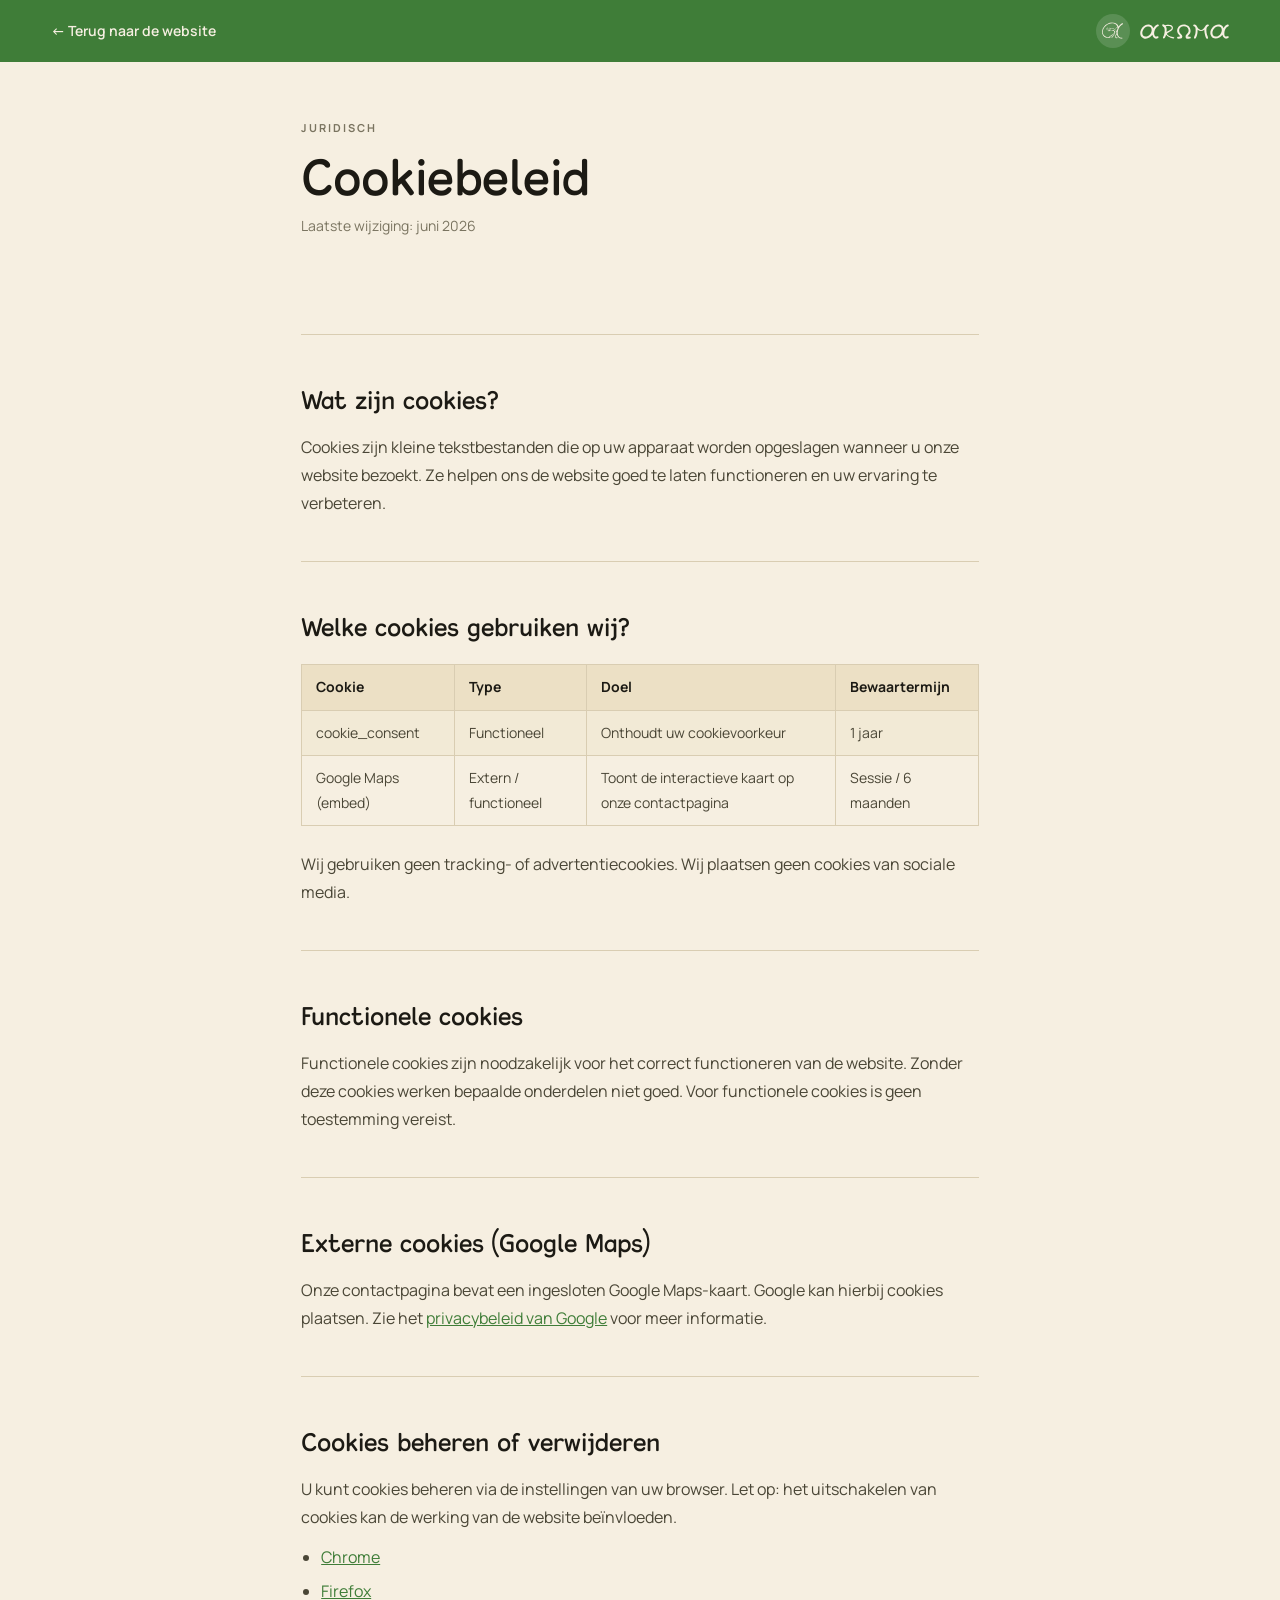
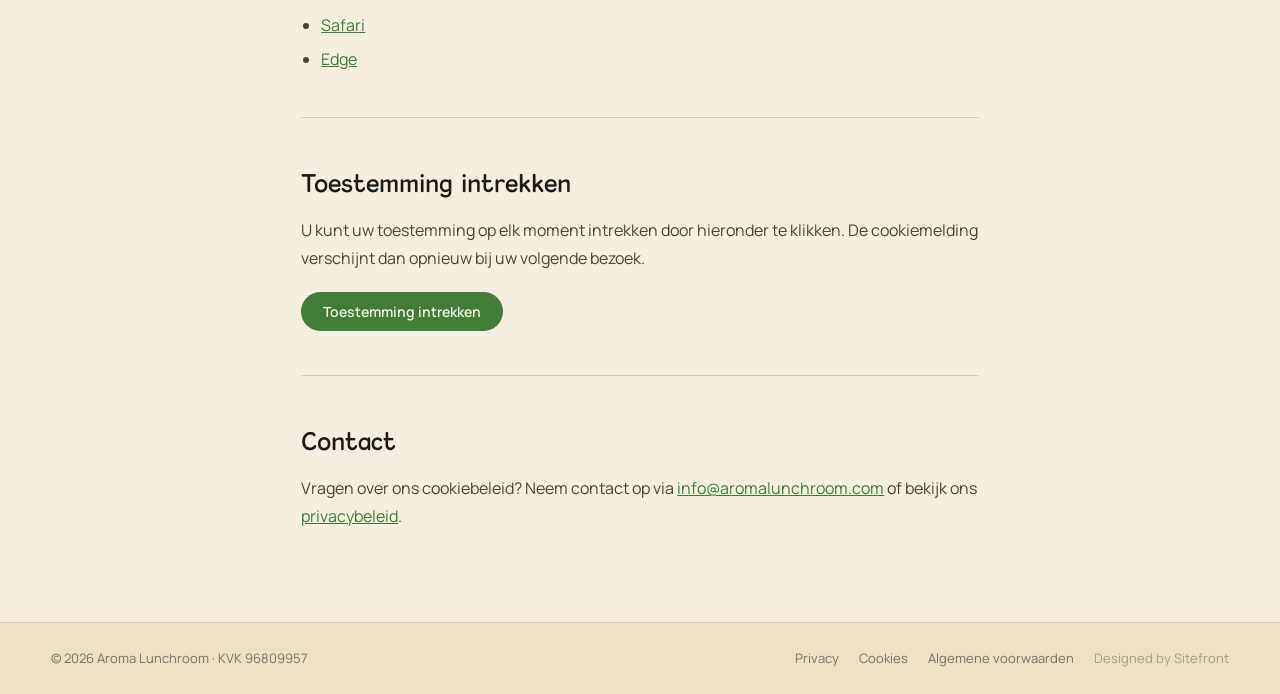
<file: cookies.html>
<!doctype html>
<html lang="nl">
<head>
<meta charset="utf-8" />
<meta name="viewport" content="width=device-width, initial-scale=1" />
<title>Cookiebeleid | Aroma Lunchroom</title>
<link rel="icon" href="project/assets/favicon.ico" sizes="32x32" />
<link rel="icon" href="project/assets/favicon-192.png" type="image/png" sizes="192x192" />
<link rel="apple-touch-icon" href="project/assets/apple-touch-icon.png" />
<meta name="theme-color" content="#3f7d38" />
<link rel="preconnect" href="https://fonts.googleapis.com">
<link rel="preconnect" href="https://fonts.gstatic.com" crossorigin>
<link href="https://fonts.googleapis.com/css2?family=Fraunces:opsz,wght@9..144,400&family=Manrope:wght@400;500;600;700&display=swap" rel="stylesheet">
<style>
@font-face { font-family:"Kingthings Clarity"; src:url("project/assets/Kingthings Clarity1.1.ttf") format("truetype"); font-display:swap; }
:root { --bg:#f6efe1; --bg-2:#ece0c5; --ink:#1c1a14; --ink-2:#4a4636; --ink-3:#7a7460; --line:#d9cdb2; --brand:#3f7d38; --brand-ink:#f6efe1; --serif:"Kingthings Clarity","Fraunces",Georgia,serif; --sans:"Manrope",system-ui,sans-serif; --maxw:780px; --pad:clamp(20px,4vw,56px); }
*,*::before,*::after { box-sizing:border-box; }
html,body { margin:0; padding:0; }
body { background:var(--bg); color:var(--ink); font-family:var(--sans); font-size:16px; line-height:1.75; -webkit-font-smoothing:antialiased; }
a { color:var(--brand); }
h1,h2,h3 { font-family:var(--serif); font-weight:400; margin:0 0 12px; }
h1 { font-size:clamp(30px,5vw,48px); line-height:1.05; }
h2 { font-size:clamp(18px,2vw,24px); margin-top:44px; padding-top:44px; border-top:1px solid var(--line); }
p,li { color:var(--ink-2); margin:0 0 12px; }
ul { padding-left:20px; margin:0 0 16px; }
li { margin-bottom:6px; }
.topbar { background:var(--brand); color:var(--brand-ink); padding:14px var(--pad); display:flex; align-items:center; justify-content:space-between; }
.topbar a { color:var(--brand-ink); text-decoration:none; font-size:14px; font-weight:600; white-space:nowrap; }
.topbar-logo { display:inline-flex; align-items:center; gap:10px; color:var(--brand-ink); line-height:0; }
.topbar-mark { width:34px; height:34px; border-radius:50%; background:rgba(255,255,255,0.14); display:grid; place-items:center; flex-shrink:0; }
.topbar-mark svg { width:62%; height:62%; display:block; }
.topbar-word { height:15px; width:auto; aspect-ratio:730 / 123; display:block; }
.wrap { max-width:var(--maxw); margin:0 auto; padding:0 var(--pad); }
.hero { padding:56px 0 40px; }
.eyebrow { font-size:11px; font-weight:700; letter-spacing:0.18em; text-transform:uppercase; color:var(--ink-3); display:block; margin-bottom:14px; }
.content { padding-bottom:80px; }
table { width:100%; border-collapse:collapse; margin:16px 0 24px; font-size:14px; }
th { background:var(--bg-2); color:var(--ink); font-weight:700; text-align:left; padding:10px 14px; border:1px solid var(--line); }
td { padding:10px 14px; border:1px solid var(--line); color:var(--ink-2); vertical-align:top; }
tr:nth-child(even) td { background:color-mix(in oklab,var(--bg-2) 40%,transparent); }
.btn { display:inline-flex; align-items:center; padding:10px 22px; border-radius:999px; background:var(--brand); color:var(--brand-ink); font-family:var(--sans); font-size:14px; font-weight:600; text-decoration:none; border:none; cursor:pointer; margin-top:8px; }
footer { background:var(--bg-2); border-top:1px solid var(--line); padding:24px var(--pad); display:flex; align-items:center; justify-content:space-between; flex-wrap:wrap; gap:12px; font-size:13px; color:var(--ink-3); }
footer a { color:var(--ink-3); text-decoration:none; }
footer a:hover { color:var(--ink); }
.footer-links { display:flex; gap:20px; flex-wrap:wrap; }
</style>
</head>
<body>
<div class="topbar">
  <a href="index.html">&#8592; Terug naar de website</a>
  <a href="index.html" class="topbar-logo" aria-label="Aroma Lunchroom - home"><span class="topbar-mark"><svg viewBox="0 0 1009 782" aria-hidden="true" focusable="false"><use href="project/assets/brand.svg#mark"/></svg></span><svg class="topbar-word" viewBox="0 0 730 123" aria-hidden="true" focusable="false"><use href="project/assets/brand.svg#wordmark"/></svg></a>
</div>
<div class="wrap">
  <div class="hero">
    <span class="eyebrow">Juridisch</span>
    <h1>Cookiebeleid</h1>
    <p style="color:var(--ink-3);font-size:14px;">Laatste wijziging: juni 2026</p>
  </div>
  <div class="content">
    <h2>Wat zijn cookies?</h2>
    <p>Cookies zijn kleine tekstbestanden die op uw apparaat worden opgeslagen wanneer u onze website bezoekt. Ze helpen ons de website goed te laten functioneren en uw ervaring te verbeteren.</p>

    <h2>Welke cookies gebruiken wij?</h2>
    <table>
      <tr><th>Cookie</th><th>Type</th><th>Doel</th><th>Bewaartermijn</th></tr>
      <tr><td>cookie_consent</td><td>Functioneel</td><td>Onthoudt uw cookievoorkeur</td><td>1 jaar</td></tr>
      <tr><td>Google Maps (embed)</td><td>Extern / functioneel</td><td>Toont de interactieve kaart op onze contactpagina</td><td>Sessie / 6 maanden</td></tr>
    </table>
    <p>Wij gebruiken geen tracking- of advertentiecookies. Wij plaatsen geen cookies van sociale media.</p>

    <h2>Functionele cookies</h2>
    <p>Functionele cookies zijn noodzakelijk voor het correct functioneren van de website. Zonder deze cookies werken bepaalde onderdelen niet goed. Voor functionele cookies is geen toestemming vereist.</p>

    <h2>Externe cookies (Google Maps)</h2>
    <p>Onze contactpagina bevat een ingesloten Google Maps-kaart. Google kan hierbij cookies plaatsen. Zie het <a href="https://policies.google.com/privacy" target="_blank" rel="noopener">privacybeleid van Google</a> voor meer informatie.</p>

    <h2>Cookies beheren of verwijderen</h2>
    <p>U kunt cookies beheren via de instellingen van uw browser. Let op: het uitschakelen van cookies kan de werking van de website be&iuml;nvloeden.</p>
    <ul>
      <li><a href="https://support.google.com/chrome/answer/95647" target="_blank" rel="noopener">Chrome</a></li>
      <li><a href="https://support.mozilla.org/nl/kb/cookies-verwijderen-gegevens-wissen-websites-opgeslagen" target="_blank" rel="noopener">Firefox</a></li>
      <li><a href="https://support.apple.com/nl-nl/guide/safari/sfri11471/mac" target="_blank" rel="noopener">Safari</a></li>
      <li><a href="https://support.microsoft.com/nl-nl/microsoft-edge/cookies-verwijderen-in-microsoft-edge-63947406-40ac-c3b8-57b9-2a946a29ae09" target="_blank" rel="noopener">Edge</a></li>
    </ul>

    <h2>Toestemming intrekken</h2>
    <p>U kunt uw toestemming op elk moment intrekken door hieronder te klikken. De cookiemelding verschijnt dan opnieuw bij uw volgende bezoek.</p>
    <button class="btn" onclick="localStorage.removeItem('cookie_consent');alert('Uw cookievoorkeur is verwijderd. Ververs de pagina om de melding opnieuw te zien.');">Toestemming intrekken</button>

    <h2>Contact</h2>
    <p>Vragen over ons cookiebeleid? Neem contact op via <a href="mailto:info@aromalunchroom.com">info@aromalunchroom.com</a> of bekijk ons <a href="privacy.html">privacybeleid</a>.</p>
  </div>
</div>
<footer>
  <span>&copy; 2026 Aroma Lunchroom &middot; KVK 96809957</span>
  <div class="footer-links">
    <a href="privacy.html">Privacy</a>
    <a href="cookies.html">Cookies</a>
    <a href="algemene-voorwaarden.html">Algemene voorwaarden</a>
    <a href="https://sitefront.nl" target="_blank" rel="noopener" style="opacity:0.6;">Designed by Sitefront</a>
  </div>
</footer>
</body>
</html>
</file>
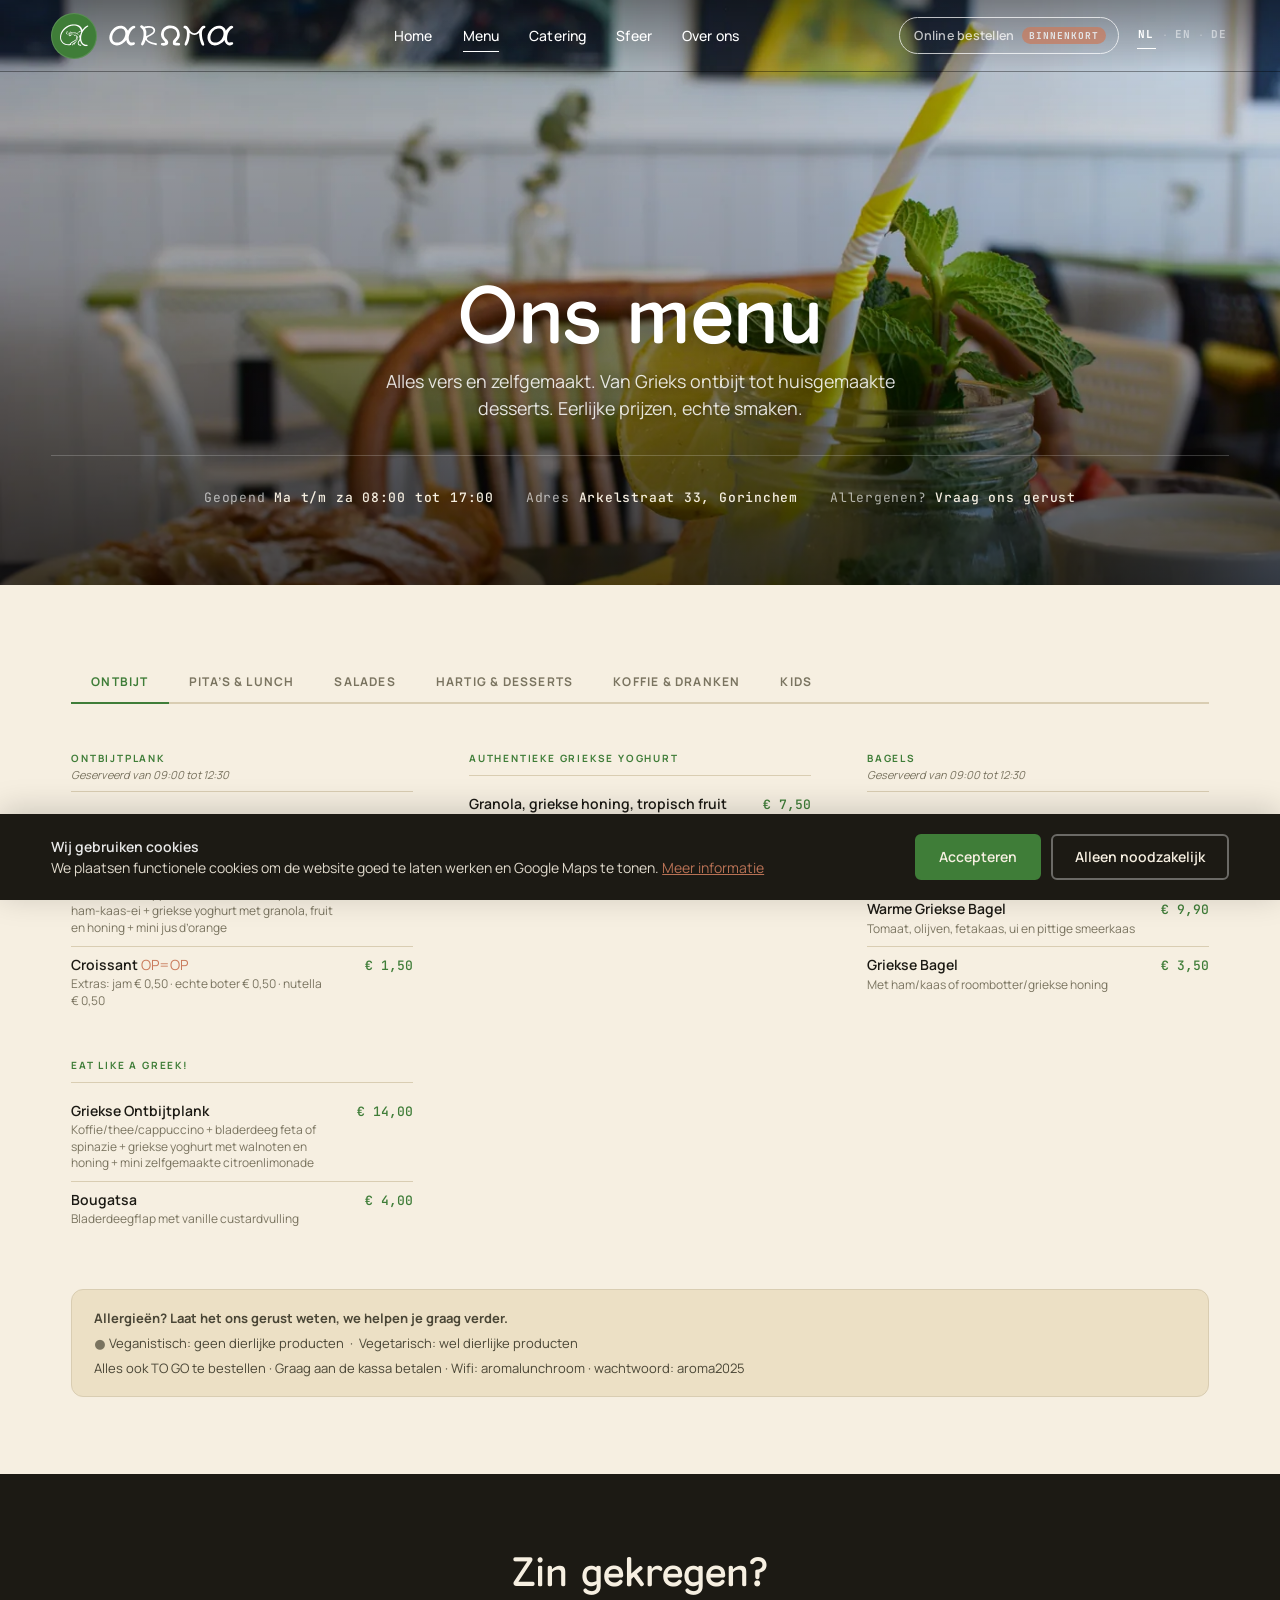
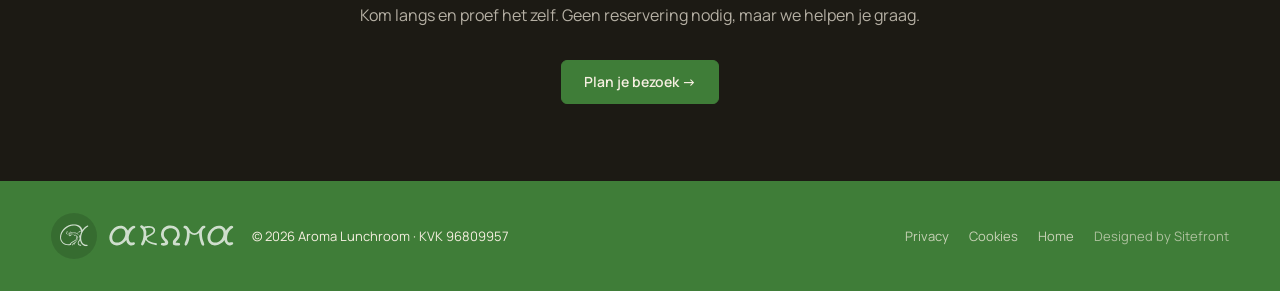
<file: menu.html>
<!doctype html>
<html lang="nl">
<head>
<meta charset="utf-8" />
<meta name="viewport" content="width=device-width, initial-scale=1" />
<title>Menu | Aroma Lunchroom Gorinchem</title>
<link rel="icon" href="project/assets/favicon.ico" sizes="32x32" />
<link rel="icon" href="project/assets/favicon-192.png" type="image/png" sizes="192x192" />
<link rel="apple-touch-icon" href="project/assets/apple-touch-icon.png" />
<meta name="description" content="Het volledige menu van Aroma Lunchroom: Grieks ontbijt, verse pita's, huisgemaakte desserts en specialty koffie. Alles vers bereid door Chrysa in Gorinchem." />

<link rel="preconnect" href="https://fonts.googleapis.com">
<link rel="preconnect" href="https://fonts.gstatic.com" crossorigin>
<link href="https://fonts.googleapis.com/css2?family=Fraunces:opsz,wght@9..144,400;9..144,500;9..144,600;9..144,700&family=Manrope:wght@400;500;600;700&family=JetBrains+Mono:wght@400;500&display=swap" rel="stylesheet">

<style>
@font-face {
  font-family: "Kingthings Clarity";
  src: url("project/assets/Kingthings Clarity1.1.ttf") format("truetype");
  font-weight: normal;
  font-style: normal;
  font-display: swap;
}

:root {
  --bg: #f6efe1;
  --bg-2: #ece0c5;
  --ink: #1c1a14;
  --ink-2: #4a4636;
  --ink-3: #7a7460;
  --line: #d9cdb2;
  --brand: #3f7d38;
  --brand-ink: #f6efe1;
  --accent: #c97b5c;
  --accent-ink: #fff;
  --warm: #e8dcc4;
  --serif: "Kingthings Clarity", "Fraunces", Georgia, serif;
  --sans: "Manrope", system-ui, sans-serif;
  --mono: "JetBrains Mono", ui-monospace, Menlo, monospace;
  --r-sm: 6px;
  --r-md: 12px;
  --r-lg: 20px;
  --maxw: 1240px;
  --pad: clamp(20px, 4vw, 56px);
}

*, *::before, *::after { box-sizing: border-box; }
html, body { margin: 0; padding: 0; }
body {
  background: var(--bg);
  color: var(--ink);
  font-family: var(--sans);
  font-size: 16px;
  line-height: 1.55;
  -webkit-font-smoothing: antialiased;
}
img { max-width: 100%; display: block; }
a { color: inherit; }
button { font: inherit; cursor: pointer; }
p { margin: 0; }
h1, h2, h3, h4 {
  font-family: var(--serif);
  font-weight: 400;
  color: var(--ink);
  margin: 0;
}
h1 { font-size: clamp(40px, 6vw, 80px); line-height: 1; }
h2 { font-size: clamp(28px, 3vw, 42px); line-height: 1.05; }
h3 { font-size: clamp(17px, 1.4vw, 20px); line-height: 1.2; }

.wrap { max-width: var(--maxw); margin: 0 auto; padding: 0 var(--pad); }

.btn {
  display: inline-flex; align-items: center; padding: 10px 22px;
  border-radius: var(--r-sm); border: 1.5px solid currentColor;
  font-family: var(--sans); font-size: 14px; font-weight: 600;
  text-decoration: none; cursor: pointer; transition: background .15s, color .15s;
  white-space: nowrap;
}
.btn-primary { background: var(--brand); color: var(--brand-ink); border-color: var(--brand); }
.btn-primary:hover { background: var(--accent); border-color: var(--accent); }
.btn-ghost { background: transparent; color: var(--ink); }
.btn-ghost:hover { background: var(--ink); color: var(--bg); }

/* ---------- HERO ---------- */
.menu-hero {
  position: relative;
  min-height: 65vh;
  display: flex; align-items: flex-end;
  color: var(--brand-ink);
  overflow: hidden;
}
.menu-hero-img {
  position: absolute; inset: 0;
  width: 100%; height: 100%; object-fit: cover;
  object-position: center 40%;
}
.menu-hero-overlay {
  position: absolute; inset: 0;
  background: linear-gradient(to top, rgba(0,0,0,0.68) 0%, rgba(0,0,0,0.2) 55%, rgba(0,0,0,0.05) 100%);
}
.menu-hero-content {
  position: relative; z-index: 1;
  width: 100%; padding: clamp(48px, 6vw, 80px) var(--pad);
  text-align: center;
}
.menu-hero h1 { color: #fff; margin-bottom: 16px; text-shadow: 0 2px 24px rgba(0,0,0,0.4); }
.menu-hero p { color: rgba(255,255,255,0.85); font-size: clamp(15px, 1.4vw, 18px); max-width: 540px; margin: 0 auto; text-shadow: 0 1px 8px rgba(0,0,0,0.3); }
.menu-hero-meta {
  display: flex; justify-content: center; gap: 32px; flex-wrap: wrap;
  margin-top: 32px; padding-top: 32px;
  border-top: 1px solid rgba(255,255,255,0.2);
  font-size: 13px; font-family: var(--mono); letter-spacing: 0.06em;
  color: rgba(255,255,255,0.65);
}
.menu-hero-meta span { color: var(--brand-ink); font-weight: 500; }

/* ---------- MENU CONTENT ---------- */
.menu-content { padding: clamp(40px, 6vw, 80px) 0; }

/* Tab nav */
.menu-tabs { display:flex; flex-wrap:wrap; gap:0; border-bottom:2px solid var(--line); margin-bottom:48px; }
.menu-tab-btn { background:none; border:none; border-bottom:2px solid transparent; margin-bottom:-2px; padding:11px 20px; font-family:var(--sans); font-size:12px; font-weight:700; letter-spacing:0.1em; text-transform:uppercase; color:var(--ink-3); cursor:pointer; transition:color .15s,border-color .15s; white-space:nowrap; }
.menu-tab-btn:hover { color:var(--ink); }
.menu-tab-btn.active { color:var(--brand); border-bottom-color:var(--brand); }
.menu-tab-panel { display:none; }
.menu-tab-panel.active { display:block; }
.menu-tab-content { display:grid; grid-template-columns:repeat(auto-fill,minmax(320px,1fr)); gap:40px 56px; }
.menu-section-header { margin-bottom:10px; padding-bottom:8px; border-bottom:1px solid var(--line); }
.menu-section-title { font-family:var(--sans); font-size:10px; font-weight:700; letter-spacing:0.18em; text-transform:uppercase; color:var(--brand); margin:0 0 3px; }
.menu-section-note { font-size:11px; color:var(--ink-3); font-style:italic; margin:0; line-height:1.4; }
.menu-item-list { display:flex; flex-direction:column; gap:0; }
.menu-item-row { display:flex; align-items:baseline; justify-content:space-between; gap:12px; padding:9px 0; border-bottom:1px solid var(--line); }
.menu-item-row:last-child { border-bottom:none; }
.menu-item-main { display:flex; flex-direction:column; gap:2px; min-width:0; }
.menu-item-name { font-size:14px; font-weight:600; color:var(--ink); line-height:1.3; }
.menu-item-desc { font-size:12px; color:var(--ink-3); line-height:1.4; }
.menu-item-price { font-family:var(--mono); font-size:13px; font-weight:500; color:var(--brand); white-space:nowrap; flex-shrink:0; }
.menu-allergen { margin-top:52px; padding:18px 22px; background:var(--bg-2); border-radius:var(--r-md); border:1px solid var(--line); font-size:13px; color:var(--ink-2); line-height:1.6; }
.menu-allergen p { margin:0 0 4px; }
.menu-allergen p:last-child { margin-bottom:0; }
@media (max-width: 900px) {
  /* Tabs als horizontaal scrollbare strip in plaats van drie regels */
  .menu-tabs { flex-wrap:nowrap; overflow-x:auto; scroll-snap-type:x proximity; -webkit-overflow-scrolling:touch; scrollbar-width:none; margin:0 calc(-1 * var(--pad)) 32px; padding:0 var(--pad); }
  .menu-tabs::-webkit-scrollbar { display:none; }
  .menu-tab-btn { padding:11px 14px; font-size:11px; scroll-snap-align:start; flex-shrink:0; }
}
@media (max-width: 600px) {
  .menu-tab-content { grid-template-columns:1fr; gap:32px; }
}

/* ---------- CTA STRIP ---------- */
.menu-cta-strip {
  background: var(--ink);
  padding: clamp(48px, 6vw, 80px) var(--pad);
  text-align: center;
}
.menu-cta-strip h2 { color: var(--bg); margin-bottom: 12px; }
.menu-cta-strip p { color: color-mix(in oklab, var(--bg) 70%, transparent); margin-bottom: 32px; font-size: 16px; }
.menu-cta-strip .btn-primary { background: var(--brand); color: var(--brand-ink); border-color: var(--brand); }
.menu-cta-strip .btn-primary:hover { background: #4e9645; border-color: #4e9645; }

/* ---------- FOOTER ---------- */
.page-footer {
  background: var(--brand);
  color: var(--brand-ink);
  padding: 32px var(--pad);
  display: flex; justify-content: space-between; align-items: center;
  flex-wrap: wrap; gap: 16px;
  font-size: 13px;
}
.page-footer a { color: var(--brand-ink); opacity: 0.75; text-decoration: none; }
.page-footer a:hover { opacity: 1; }
.page-footer-links { display: flex; gap: 20px; flex-wrap: wrap; }
.page-footer-brand { display: flex; align-items: center; gap: 18px; flex-wrap: wrap; }
.page-footer .brand { color: #fff; }
.page-footer .brand-mark { background: rgba(0,0,0,0.18); box-shadow: none; }

/* ---------- RESPONSIVE ---------- */
@media (max-width: 900px) {
  .menu-items { grid-template-columns: 1fr; }
  .menu-category-head { flex-direction: column; gap: 8px; }
  .menu-category-desc { text-align: left; }
}
@media (max-width: 720px) {
  .menu-hero { min-height: 58vh; }
  .menu-hero-content { padding-top: 96px; }
  .menu-hero-meta { flex-direction: column; align-items: center; gap: 8px; margin-top: 22px; padding-top: 20px; }
  .menu-item { padding: 16px 0; }
  .menu-item-name { font-size: 15px; }
}

.cookie-banner {
  position: fixed; bottom: 0; left: 0; right: 0; z-index: 9999;
  background: #1c1a14; color: #f6efe1;
  padding: 20px clamp(20px,4vw,56px);
  display: flex; align-items: center; gap: 24px; flex-wrap: wrap;
  box-shadow: 0 -4px 32px rgba(0,0,0,0.18);
  transform: translateY(100%);
  transition: transform .35s cubic-bezier(.22,.68,0,1.2);
}
.cookie-banner.visible { transform: translateY(0); }
.cookie-banner-text { flex:1; min-width:220px; font-size:14px; line-height:1.5; opacity:0.9; }
.cookie-banner-text strong { color:#fff; font-weight:600; }
.cookie-banner-text a { color:#c97b5c; text-decoration:underline; }
.cookie-banner-btns { display:flex; gap:10px; flex-shrink:0; }
.cookie-btn { padding:10px 22px; border-radius:6px; border:2px solid rgba(255,255,255,0.35); font-family:var(--sans); font-size:14px; font-weight:600; cursor:pointer; transition:background .15s,border-color .15s; white-space:nowrap; }
.cookie-btn-accept { background:#3f7d38; color:#f6efe1; border-color:#3f7d38; }
.cookie-btn-accept:hover { background:#4e9645; border-color:#4e9645; }
.cookie-btn-decline { background:transparent; color:#f6efe1; }
.cookie-btn-decline:hover { background:rgba(255,255,255,0.1); }
@media (max-width:600px) { .cookie-banner { flex-direction:column; align-items:stretch; gap:16px; } .cookie-banner-btns { flex-direction:column; } .cookie-btn { text-align:center; } }
</style>
<meta name="theme-color" content="#3f7d38" />
<link rel="stylesheet" href="project/assets/site.css" />
</head>
<body>

<!-- NAV -->
<header class="nav" id="nav">
  <a href="index.html" class="brand" aria-label="Aroma Lunchroom - home">
      <span class="brand-mark"><svg viewBox="0 0 1009 782" aria-hidden="true" focusable="false"><use href="project/assets/brand.svg#mark"/></svg></span>
      <svg class="brand-word" viewBox="0 0 730 123" aria-hidden="true" focusable="false"><use href="project/assets/brand.svg#wordmark"/></svg>
    </a>
  <nav class="nav-links" aria-label="Hoofdnavigatie">
    <a href="index.html">Home</a>
    <a href="menu.html" class="active">Menu</a>
    <a href="catering.html">Catering</a>
    <a href="index.html#sfeer" data-i18n="nav.sfeer">Sfeer</a>
    <a href="index.html#over" data-i18n="nav.over">Over ons</a>
  </nav>
  <div class="nav-cta">
    <span class="nav-soon" title="Online bestellen is binnenkort mogelijk"><span data-i18n="nav.order">Online bestellen</span><span class="nav-soon-badge" data-i18n="nav.soon">binnenkort</span></span>
    <div class="lang-switch" aria-label="Taal kiezen">
      <button class="lang-btn" data-lang="nl" aria-pressed="true">NL</button>
      <span class="lang-sep" aria-hidden="true">·</span>
      <button class="lang-btn" data-lang="en" aria-pressed="false">EN</button>
      <span class="lang-sep" aria-hidden="true">·</span>
      <button class="lang-btn" data-lang="de" aria-pressed="false">DE</button>
    </div>
    <button class="nav-hamburger" id="hamburger-btn" aria-label="Open menu" aria-expanded="false" aria-controls="mobile-menu">
      <span class="nav-hamburger-icon"></span>
    </button>
  </div>
</header>

<!-- MOBILE MENU -->
<div class="mobile-menu" id="mobile-menu">
  <div class="mobile-menu-top">
    <a href="index.html" class="brand" aria-label="Aroma Lunchroom - home">
      <span class="brand-mark"><svg viewBox="0 0 1009 782" aria-hidden="true" focusable="false"><use href="project/assets/brand.svg#mark"/></svg></span>
      <svg class="brand-word" viewBox="0 0 730 123" aria-hidden="true" focusable="false"><use href="project/assets/brand.svg#wordmark"/></svg>
    </a>
    <button class="mobile-close" id="mobile-close-btn" aria-label="Sluit menu">&#x2715;</button>
  </div>
  <div class="mobile-lang-switch" aria-label="Taal kiezen">
    <button class="lang-btn" data-lang="nl">NL</button>
    <button class="lang-btn" data-lang="en">EN</button>
    <button class="lang-btn" data-lang="de">DE</button>
  </div>
  <nav class="mobile-menu-links" aria-label="Menu">
    <a href="index.html">Home</a>
    <a href="menu.html" class="active">Menu</a>
    <a href="catering.html">Catering</a>
    <a href="index.html#sfeer" data-i18n="nav.sfeer">Sfeer</a>
    <a href="index.html#over" data-i18n="nav.over">Over ons</a>
  </nav>
  <div class="mobile-menu-foot">
    <a href="mailto:info@aromalunchroom.com" class="btn btn-primary"><span data-i18n="nav.reserve">Reserveer een tafel</span></a>
    <span class="mobile-soon"><span data-i18n="nav.order">Online bestellen</span><span class="nav-soon-badge" data-i18n="nav.soon">binnenkort</span></span>
  </div>
</div>

<!-- HERO -->
<div class="menu-hero">
  <img class="menu-hero-img" src="project/uploads/menu-hero-42.webp" alt="Aroma Lunchroom vitrine" />
  <div class="menu-hero-overlay"></div>
  <div class="menu-hero-content">
    <h1>Ons menu</h1>
    <p data-i18n="menupage.p">Alles vers en zelfgemaakt. Van Grieks ontbijt tot huisgemaakte desserts. Eerlijke prijzen, echte smaken.</p>
    <div class="menu-hero-meta">
      <div>Geopend <span>Ma t/m za 08:00 tot 17:00</span></div>
      <div>Adres <span>Arkelstraat 33, Gorinchem</span></div>
      <div>Allergenen? <span>Vraag ons gerust</span></div>
    </div>
  </div>
</div>

<!-- MENU CONTENT -->
<div class="menu-content">
  <div class="wrap">
    <div class="menu-tabs" role="tablist">
      <button class="menu-tab-btn active" data-tab="ontbijt" role="tab" data-i18n="tab.ontbijt">Ontbijt</button>
      <button class="menu-tab-btn" data-tab="pitas" role="tab" data-i18n="tab.pitas">Pita&#x27;s &amp; Lunch</button>
      <button class="menu-tab-btn" data-tab="salades" role="tab" data-i18n="tab.salades">Salades</button>
      <button class="menu-tab-btn" data-tab="desserts" role="tab" data-i18n="tab.hartig">Hartig &amp; Desserts</button>
      <button class="menu-tab-btn" data-tab="dranken" role="tab" data-i18n="tab.dranken">Koffie &amp; Dranken</button>
      <button class="menu-tab-btn" data-tab="kids" role="tab" data-i18n="tab.kids">Kids</button>
    </div>
    <div class="menu-tab-panels">

    <!-- ONTBIJT -->
    <div class="menu-tab-panel active" id="tab-ontbijt">
    <div class="menu-tab-content">
      <div class="menu-section">
        <div class="menu-section-header"><h3 class="menu-section-title" data-i18n="ms.ontbijtplank">Ontbijtplank</h3><p class="menu-section-note" data-i18n="mn.served-0930-1230">Geserveerd van 09:00 tot 12:30</p></div>
        <div class="menu-item-list">
          <div class="menu-item-row"><div class="menu-item-main"><span class="menu-item-name" data-i18n="mi.ontbijtplank-basic">Koffie/thee/cappuccino + croissant + pistolet ham-kaas-ei</span></div><span class="menu-item-price">&euro;&nbsp;9,50</span></div>
          <div class="menu-item-row"><div class="menu-item-main"><span class="menu-item-name" data-i18n="mi.ontbijtplank-uitgebreid">Uitgebreide ontbijtplank</span><span class="menu-item-desc" data-i18n="md.ontbijtplank-uitgebreid">Koffie/thee/cappuccino + croissant + pistolet ham-kaas-ei + griekse yoghurt met granola, fruit en honing + mini jus d&rsquo;orange</span></div><span class="menu-item-price">&euro;&nbsp;12,90</span></div>
          <div class="menu-item-row"><div class="menu-item-main"><span class="menu-item-name">Croissant <span style="font-weight:400;color:var(--accent)">OP=OP</span></span><span class="menu-item-desc" data-i18n="md.croissant-extras">Extras: jam &euro;&nbsp;0,50 &middot; echte boter &euro;&nbsp;0,50 &middot; nutella &euro;&nbsp;0,50</span></div><span class="menu-item-price">&euro;&nbsp;1,50</span></div>
        </div>
      </div>
      <div class="menu-section">
        <div class="menu-section-header"><h3 class="menu-section-title" data-i18n="ms.yoghurt">Authentieke Griekse Yoghurt</h3></div>
        <div class="menu-item-list">
          <div class="menu-item-row"><div class="menu-item-main"><span class="menu-item-name" data-i18n="mi.yoghurt-granola">Granola, griekse honing, tropisch fruit</span></div><span class="menu-item-price">&euro;&nbsp;7,50</span></div>
          <div class="menu-item-row"><div class="menu-item-main"><span class="menu-item-name" data-i18n="mi.yoghurt-honing">Griekse honing, walnoten, gedroogd fruit</span></div><span class="menu-item-price">&euro;&nbsp;7,50</span></div>
        </div>
      </div>
      <div class="menu-section">
        <div class="menu-section-header"><h3 class="menu-section-title" data-i18n="ms.bagels">Bagels</h3><p class="menu-section-note" data-i18n="mn.served-0930-1230">Geserveerd van 09:00 tot 12:30</p></div>
        <div class="menu-item-list">
          <div class="menu-item-row"><div class="menu-item-main"><span class="menu-item-name">Scrambled Eggs</span><span class="menu-item-desc" data-i18n="md.scrambled-eggs">Warme griekse bagel, bieslook en rucola &middot; Extras: bacon &euro;&nbsp;1,50 / mozzarella &euro;&nbsp;1,50 / champignons &euro;&nbsp;1,50</span></div><span class="menu-item-price">&euro;&nbsp;9,90</span></div>
          <div class="menu-item-row"><div class="menu-item-main"><span class="menu-item-name" data-i18n="mi.warme-bagel">Warme Griekse Bagel</span><span class="menu-item-desc" data-i18n="md.warme-bagel">Tomaat, olijven, fetakaas, ui en pittige smeerkaas</span></div><span class="menu-item-price">&euro;&nbsp;9,90</span></div>
          <div class="menu-item-row"><div class="menu-item-main"><span class="menu-item-name" data-i18n="mi.griekse-bagel">Griekse Bagel</span><span class="menu-item-desc" data-i18n="md.griekse-bagel">Met ham/kaas of roombotter/griekse honing</span></div><span class="menu-item-price">&euro;&nbsp;3,50</span></div>
        </div>
      </div>
      <div class="menu-section">
        <div class="menu-section-header"><h3 class="menu-section-title">Eat Like a Greek!</h3></div>
        <div class="menu-item-list">
          <div class="menu-item-row"><div class="menu-item-main"><span class="menu-item-name" data-i18n="mi.griekse-ontbijtplank">Griekse Ontbijtplank</span><span class="menu-item-desc" data-i18n="md.griekse-ontbijtplank">Koffie/thee/cappuccino + bladerdeeg feta of spinazie + griekse yoghurt met walnoten en honing + mini zelfgemaakte citroenlimonade</span></div><span class="menu-item-price">&euro;&nbsp;14,00</span></div>
          <div class="menu-item-row"><div class="menu-item-main"><span class="menu-item-name">Bougatsa</span><span class="menu-item-desc" data-i18n="md.bougatsa">Bladerdeegflap met vanille custardvulling</span></div><span class="menu-item-price">&euro;&nbsp;4,00</span></div>
        </div>
      </div>
    </div>
    </div>

    <!-- PITA'S & LUNCH -->
    <div class="menu-tab-panel" id="tab-pitas">
    <div class="menu-tab-content">
      <div class="menu-section">
        <div class="menu-section-header"><h3 class="menu-section-title" data-i18n="ms.pita-tosti">Pita Tosti</h3><p class="menu-section-note" data-i18n="mn.pita-tosti-note">Warm pita broodje &middot; geserveerd met griekse salade &middot; 09:00 tot 16:00</p></div>
        <div class="menu-item-list">
          <div class="menu-item-row"><div class="menu-item-main"><span class="menu-item-name" data-i18n="mi.pita-tosti-kaas">Pita Tosti Kaas</span></div><span class="menu-item-price">&euro;&nbsp;4,50</span></div>
          <div class="menu-item-row"><div class="menu-item-main"><span class="menu-item-name" data-i18n="mi.pita-tosti-ham">Pita Tosti Ham / Ham &amp; Kaas</span></div><span class="menu-item-price">&euro;&nbsp;4,50 / &euro;&nbsp;5,00</span></div>
          <div class="menu-item-row"><div class="menu-item-main"><span class="menu-item-name">Pita Tosti Vegetarian</span><span class="menu-item-desc" data-i18n="md.pita-tosti-veg">Feta, graviera kaas, champignons, paprika, gekarameliseerde uien</span></div><span class="menu-item-price">&euro;&nbsp;6,50</span></div>
        </div>
      </div>
      <div class="menu-section">
        <div class="menu-section-header"><h3 class="menu-section-title" data-i18n="ms.uitsmijters">Uitsmijters</h3><p class="menu-section-note" data-i18n="mn.uitsmijters-note">Twee gebakken eieren op warm maïsbrood met groene salade &middot; Extra ei +&euro;&nbsp;1,50 &middot; 09:00 tot 16:00</p></div>
        <div class="menu-item-list">
          <div class="menu-item-row"><div class="menu-item-main"><span class="menu-item-name" data-i18n="mi.klassiek">Klassiek</span><span class="menu-item-desc" data-i18n="md.klassiek">Ham en kaas</span></div><span class="menu-item-price">&euro;&nbsp;7,50</span></div>
          <div class="menu-item-row"><div class="menu-item-main"><span class="menu-item-name" data-i18n="mi.speciaal">Speciaal</span><span class="menu-item-desc" data-i18n="md.speciaal-uitsmijter">Griekse kaas, mortadella en champignons</span></div><span class="menu-item-price">&euro;&nbsp;8,50</span></div>
          <div class="menu-item-row"><div class="menu-item-main"><span class="menu-item-name" data-i18n="mi.griekse-stijl">Griekse Stijl</span><span class="menu-item-desc" data-i18n="md.griekse-stijl-uitsmijter">Homemade gekarameliseerde cherrytomaatjes en griekse feta kaas</span></div><span class="menu-item-price">&euro;&nbsp;9,90</span></div>
        </div>
      </div>
      <div class="menu-section">
        <div class="menu-section-header"><h3 class="menu-section-title" data-i18n="ms.broodjes">Broodjes</h3><p class="menu-section-note">10:00 tot 16:00</p></div>
        <div class="menu-item-list">
          <div class="menu-item-row"><div class="menu-item-main"><span class="menu-item-name" data-i18n="mi.broodje-gezond">Broodje Gezond</span><span class="menu-item-desc" data-i18n="md.broodje-gezond">Pistolet wit &middot; ham, kaas, tomaat, komkommer, ei, mayonaise</span></div><span class="menu-item-price">&euro;&nbsp;5,50</span></div>
          <div class="menu-item-row"><div class="menu-item-main"><span class="menu-item-name" data-i18n="mi.broodje-tonijn">Broodje Homemade Tonijnsalade</span><span class="menu-item-desc" data-i18n="md.broodje-tonijn">Pistolet wit &middot; tomaat, komkommer, rucola</span></div><span class="menu-item-price">&euro;&nbsp;6,90</span></div>
          <div class="menu-item-row"><div class="menu-item-main"><span class="menu-item-name" data-i18n="mi.broodje-griekse-salade">Broodje Griekse Salade</span><span class="menu-item-desc" data-i18n="md.broodje-griekse-salade">Ambachtelijk Grieks flatbread &middot; olijvenpasta, fetakaas, tomaat, komkommer, ui, olijven</span></div><span class="menu-item-price">&euro;&nbsp;8,90</span></div>
          <div class="menu-item-row"><div class="menu-item-main"><span class="menu-item-name" data-i18n="mi.broodje-mediterrane">Broodje Mediterrane</span><span class="menu-item-desc" data-i18n="md.broodje-mediterrane">Ambachtelijk Grieks flatbread &middot; pesto, griekse graviera kaas, mortadella, zongedroogde tomaat</span></div><span class="menu-item-price">&euro;&nbsp;8,90</span></div>
        </div>
      </div>
      <div class="menu-section">
        <div class="menu-section-header"><h3 class="menu-section-title" data-i18n="ms.warme-broodjes">Warme Broodjes</h3><p class="menu-section-note" data-i18n="mn.served-green-salad">Geserveerd met groene salade &middot; 10:00 tot 16:00</p></div>
        <div class="menu-item-list">
          <div class="menu-item-row"><div class="menu-item-main"><span class="menu-item-name" data-i18n="mi.broodje-kip">Broodje Homemade Kipfilet Speciaal</span><span class="menu-item-desc" data-i18n="md.broodje-kip">Meergranen triangel &middot; champignons, mozzarella, gemarineerde uien, homemade saus</span></div><span class="menu-item-price">&euro;&nbsp;10,90</span></div>
          <div class="menu-item-row"><div class="menu-item-main"><span class="menu-item-name" data-i18n="mi.italiaanse-bol">Italiaanse Bol Warm</span><span class="menu-item-desc" data-i18n="md.italiaanse-bol">Wit &middot; kaas, chorizo, salami, wortels, rode paprika, jalape&ntilde;os</span></div><span class="menu-item-price">&euro;&nbsp;9,50</span></div>
        </div>
      </div>
      <div class="menu-section">
        <div class="menu-section-header"><h3 class="menu-section-title" data-i18n="ms.luxe-pita">Luxe Warme Pita</h3><p class="menu-section-note" data-i18n="mn.served-green-salad">Geserveerd met groene salade &middot; 10:00 tot 16:00</p></div>
        <div class="menu-item-list">
          <div class="menu-item-row"><div class="menu-item-main"><span class="menu-item-name" data-i18n="mi.kip-gyros-pita">Kip Gyros</span><span class="menu-item-desc" data-i18n="md.kip-gyros-pita">Tomaat, homemade tzatziki, gemarineerde uien</span></div><span class="menu-item-price">&euro;&nbsp;8,90</span></div>
          <div class="menu-item-row"><div class="menu-item-main"><span class="menu-item-name" data-i18n="mi.talagani">Talagani Kaas &amp; Vijgenjam</span><span class="menu-item-desc" data-i18n="md.talagani">Homemade gekarameliseerde uien en tomaten</span></div><span class="menu-item-price">&euro;&nbsp;8,90</span></div>
          <div class="menu-item-row"><div class="menu-item-main"><span class="menu-item-name" data-i18n="mi.olijvenpasta">Olijvenpasta &amp; Gegrilde Groenten</span><span class="menu-item-desc" data-i18n="md.olijvenpasta">Homemade gegrilde champignons, paprika, aubergine</span></div><span class="menu-item-price">&euro;&nbsp;8,90</span></div>
        </div>
      </div>
      <div class="menu-section">
        <div class="menu-section-header"><h3 class="menu-section-title" data-i18n="ms.tosti">Tosti</h3><p class="menu-section-note" data-i18n="mn.tosti-note">Wit of bruin brood &middot; geserveerd met groene salade en mayonaise &middot; 09:00 tot 16:00</p></div>
        <div class="menu-item-list">
          <div class="menu-item-row"><div class="menu-item-main"><span class="menu-item-name" data-i18n="mi.kaas-of-ham">Kaas of Ham</span></div><span class="menu-item-price">&euro;&nbsp;6,00</span></div>
          <div class="menu-item-row"><div class="menu-item-main"><span class="menu-item-name" data-i18n="mi.ham-en-kaas">Ham en Kaas</span></div><span class="menu-item-price">&euro;&nbsp;6,50</span></div>
          <div class="menu-item-row"><div class="menu-item-main"><span class="menu-item-name" data-i18n="mi.griekse-stijl">Griekse Stijl</span><span class="menu-item-desc" data-i18n="md.griekse-stijl-tosti">Gravierakaas, mortadella, tomaat en komkommer</span></div><span class="menu-item-price">&euro;&nbsp;7,50</span></div>
        </div>
      </div>
      <div class="menu-section">
        <div class="menu-section-header"><h3 class="menu-section-title" data-i18n="ms.soep">Soep</h3><p class="menu-section-note">10:00 tot 16:00</p></div>
        <div class="menu-item-list">
          <div class="menu-item-row"><div class="menu-item-main"><span class="menu-item-name" data-i18n="mi.soep-dag">Zelfgemaakte Soep van de Dag</span><span class="menu-item-desc" data-i18n="md.soep-dag">Geserveerd met pitabrood</span></div><span class="menu-item-price">v.a. &euro;&nbsp;6,50</span></div>
        </div>
      </div>
      <div class="menu-section">
        <div class="menu-section-header"><h3 class="menu-section-title" data-i18n="ms.borrelhapjes">Borrelhapjes</h3><p class="menu-section-note">10:00 tot 16:00</p></div>
        <div class="menu-item-list">
          <div class="menu-item-row"><div class="menu-item-main"><span class="menu-item-name" data-i18n="mi.grieks-plateau">Grieks Plateau</span><span class="menu-item-desc" data-i18n="md.grieks-plateau">Tzatziki, pittige smeerkaas, diverse kaas &amp; vleeswaren, zwarte en groene olijven, pitabrood</span></div><span class="menu-item-price">1p &euro;&nbsp;15,00 / 2p &euro;&nbsp;28,00</span></div>
        </div>
      </div>
    </div>
    </div>

    <!-- SALADES -->
    <div class="menu-tab-panel" id="tab-salades">
    <div class="menu-tab-content">
      <div class="menu-section">
        <div class="menu-section-header"><h3 class="menu-section-title" data-i18n="ms.salades">Salades</h3></div>
        <div class="menu-item-list">
          <div class="menu-item-row"><div class="menu-item-main"><span class="menu-item-name" data-i18n="mi.griekse-salade">Griekse (Boeren) Salade</span><span class="menu-item-desc" data-i18n="md.griekse-salade">Tomaat, komkommer, ui, fetakaas, olijven, kappertjes, paprika</span></div><span class="menu-item-price">&euro;&nbsp;10,90</span></div>
        </div>
      </div>
    </div>
    </div>

    <!-- DESSERTS & ZOET -->
    <div class="menu-tab-panel" id="tab-desserts">
    <div class="menu-tab-content">
      <div class="menu-section">
        <div class="menu-section-header"><h3 class="menu-section-title" data-i18n="ms.hartig-bladerdeeg">Hartig Bladerdeeg</h3></div>
        <div class="menu-item-list">
          <div class="menu-item-row"><div class="menu-item-main"><span class="menu-item-name">Tiropita</span><span class="menu-item-desc" data-i18n="md.tiropita">Bladerdeeg met fetakaasvulling</span></div><span class="menu-item-price">&euro;&nbsp;3,30 / &euro;&nbsp;5,50</span></div>
          <div class="menu-item-row"><div class="menu-item-main"><span class="menu-item-name" data-i18n="mi.bladerdeeg-kaas-honing">Bladerdeeg Kaas &amp; Honing</span><span class="menu-item-desc" data-i18n="md.kaas-honing">Zachte Griekse kaas en honing</span></div><span class="menu-item-price">&euro;&nbsp;4,00</span></div>
          <div class="menu-item-row"><div class="menu-item-main"><span class="menu-item-name">Spanakopita</span><span class="menu-item-desc" data-i18n="md.spanakopita">Bladerdeeg met spinazievulling</span></div><span class="menu-item-price">&euro;&nbsp;4,00</span></div>
          <div class="menu-item-row"><div class="menu-item-main"><span class="menu-item-name" data-i18n="mi.spinazie-feta">Spinazie &amp; Feta Bladerdeeg</span></div><span class="menu-item-price">&euro;&nbsp;3,30 / &euro;&nbsp;5,50</span></div>
        </div>
      </div>
      <div class="menu-section">
        <div class="menu-section-header"><h3 class="menu-section-title" data-i18n="ms.zoetigheden">Zelfgemaakte Zoetigheden</h3><p class="menu-section-note" data-i18n="mn.zoetigheden-note">Elke dag vers bereid door Chrysa &middot; Bekijk ook de vitrine</p></div>
        <div class="menu-item-list">
          <div class="menu-item-row"><div class="menu-item-main"><span class="menu-item-name">Brownies</span></div><span class="menu-item-price">&euro;&nbsp;3,50</span></div>
          <div class="menu-item-row"><div class="menu-item-main"><span class="menu-item-name">Arretjes Cake</span></div><span class="menu-item-price">&euro;&nbsp;2,50</span></div>
          <div class="menu-item-row"><div class="menu-item-main"><span class="menu-item-name">Mini Lemon Taart / Mini Red Velvet Cake</span></div><span class="menu-item-price">&euro;&nbsp;2,50</span></div>
          <div class="menu-item-row"><div class="menu-item-main"><span class="menu-item-name">Baklava / Kadaifi</span></div><span class="menu-item-price">&euro;&nbsp;5,00</span></div>
          <div class="menu-item-row"><div class="menu-item-main"><span class="menu-item-name">Chocolatina</span><span class="menu-item-desc" data-i18n="md.chocolatina">Zachte chocolade taart</span></div><span class="menu-item-price">&euro;&nbsp;4,50</span></div>
          <div class="menu-item-row"><div class="menu-item-main"><span class="menu-item-name" data-i18n="mi.oranje-gebakje">Oranje Gebakje</span></div><span class="menu-item-price">&euro;&nbsp;3,00</span></div>
          <div class="menu-item-row"><div class="menu-item-main"><span class="menu-item-name" data-i18n="mi.taart-dag">Taart / Cookies / Cakes van de Dag</span></div><span class="menu-item-price">v.a. &euro;&nbsp;2,50</span></div>
        </div>
      </div>
    </div>
    </div>

    <!-- KOFFIE & DRANKEN -->
    <div class="menu-tab-panel" id="tab-dranken">
    <div class="menu-tab-content">
      <div class="menu-section">
        <div class="menu-section-header"><h3 class="menu-section-title" data-i18n="ms.koffie">Koffie</h3></div>
        <div class="menu-item-list">
          <div class="menu-item-row"><div class="menu-item-main"><span class="menu-item-name" data-i18n="mi.koffie-item">Koffie</span></div><span class="menu-item-price">&euro;&nbsp;3,30</span></div>
          <div class="menu-item-row"><div class="menu-item-main"><span class="menu-item-name">Espresso</span></div><span class="menu-item-price">&euro;&nbsp;3,30</span></div>
          <div class="menu-item-row"><div class="menu-item-main"><span class="menu-item-name">Cappuccino</span></div><span class="menu-item-price">&euro;&nbsp;3,70</span></div>
          <div class="menu-item-row"><div class="menu-item-main"><span class="menu-item-name">Flat White</span></div><span class="menu-item-price">&euro;&nbsp;4,70</span></div>
          <div class="menu-item-row"><div class="menu-item-main"><span class="menu-item-name">Latte Macchiato</span></div><span class="menu-item-price">&euro;&nbsp;4,20</span></div>
          <div class="menu-item-row"><div class="menu-item-main"><span class="menu-item-name">Aroma Koffie</span><span class="menu-item-desc" data-i18n="md.aroma-koffie">Latte macchiato, amaretto syrup, slagroom, gekarameliseerde hazelnoten</span></div><span class="menu-item-price">&euro;&nbsp;6,00</span></div>
        </div>
      </div>
      <div class="menu-section">
        <div class="menu-section-header"><h3 class="menu-section-title">ICED Coffee</h3><p class="menu-section-note" data-i18n="mn.iced-note">Met of zonder suiker</p></div>
        <div class="menu-item-list">
          <div class="menu-item-row"><div class="menu-item-main"><span class="menu-item-name">Freddo Cappuccino</span></div><span class="menu-item-price">klein &euro;&nbsp;3,70 / groot &euro;&nbsp;5,50</span></div>
          <div class="menu-item-row"><div class="menu-item-main"><span class="menu-item-name">Freddo Espresso</span></div><span class="menu-item-price">klein &euro;&nbsp;3,30 / groot &euro;&nbsp;5,30</span></div>
          <div class="menu-item-row"><div class="menu-item-main"><span class="menu-item-name">Frappe</span></div><span class="menu-item-price">&euro;&nbsp;4,50</span></div>
          <div class="menu-item-row"><div class="menu-item-main"><span class="menu-item-name">Aroma Iced</span><span class="menu-item-desc" data-i18n="md.aroma-iced">Iced cappuccino, amaretto syrup, slagroom, gekarameliseerde hazelnoten</span></div><span class="menu-item-price">&euro;&nbsp;6,00</span></div>
        </div>
      </div>
      <div class="menu-section">
        <div class="menu-section-header"><h3 class="menu-section-title" data-i18n="ms.thee">Thee</h3></div>
        <div class="menu-item-list">
          <div class="menu-item-row"><div class="menu-item-main"><span class="menu-item-name" data-i18n="mi.thee-smaken">Thee, diverse smaken</span></div><span class="menu-item-price">&euro;&nbsp;3,10</span></div>
          <div class="menu-item-row"><div class="menu-item-main"><span class="menu-item-name" data-i18n="mi.muntthee-gemberthee">Verse Muntthee / Verse Gemberthee</span></div><span class="menu-item-price">&euro;&nbsp;4,00</span></div>
          <div class="menu-item-row"><div class="menu-item-main"><span class="menu-item-name" data-i18n="mi.griekse-thee">Verse Griekse Thee</span><span class="menu-item-desc" data-i18n="md.thee-smaken">Diverse smaken</span></div><span class="menu-item-price">&euro;&nbsp;3,60</span></div>
          <div class="menu-item-row"><div class="menu-item-main"><span class="menu-item-name">Ice Tea</span></div><span class="menu-item-price">&euro;&nbsp;3,30</span></div>
        </div>
      </div>
      <div class="menu-section">
        <div class="menu-section-header"><h3 class="menu-section-title">Chocomel</h3></div>
        <div class="menu-item-list">
          <div class="menu-item-row"><div class="menu-item-main"><span class="menu-item-name" data-i18n="mi.chocomel-item">Chocomel / met slagroom</span></div><span class="menu-item-price">&euro;&nbsp;3,30 / &euro;&nbsp;4,30</span></div>
          <div class="menu-item-row"><div class="menu-item-main"><span class="menu-item-name" data-i18n="mi.warme-chocomel">Warme Chocomel / met slagroom</span></div><span class="menu-item-price">&euro;&nbsp;3,50 / &euro;&nbsp;4,50</span></div>
          <div class="menu-item-row"><div class="menu-item-main"><span class="menu-item-name">Aroma Chocomel</span><span class="menu-item-desc" data-i18n="md.aroma-chocomel">Warm of iced &middot; chocomelk, amaretto syrup, slagroom, gekarameliseerde hazelnoten</span></div><span class="menu-item-price">&euro;&nbsp;6,00</span></div>
        </div>
      </div>
      <div class="menu-section">
        <div class="menu-section-header"><h3 class="menu-section-title" data-i18n="ms.spec-koude">Speciale Koude Dranken</h3></div>
        <div class="menu-item-list">
          <div class="menu-item-row"><div class="menu-item-main"><span class="menu-item-name">Frappuccino</span><span class="menu-item-desc" data-i18n="md.frappuccino">IJskoude Nescaf&eacute;, slagroom, kaneel, karamel siroop</span></div><span class="menu-item-price">&euro;&nbsp;4,90</span></div>
          <div class="menu-item-row"><div class="menu-item-main"><span class="menu-item-name">Giagiamas</span><span class="menu-item-desc" data-i18n="md.giagiamas">100% handgemaakt Griekse vruchtsappen &middot; aardbei-citroen / perzik / groene appel-granaatappel / mandarijn</span></div><span class="menu-item-price">&euro;&nbsp;4,90</span></div>
          <div class="menu-item-row"><div class="menu-item-main"><span class="menu-item-name" data-i18n="mi.jus">Verse Jus d&rsquo;Orange</span></div><span class="menu-item-price">&euro;&nbsp;5,00</span></div>
          <div class="menu-item-row"><div class="menu-item-main"><span class="menu-item-name" data-i18n="mi.citroenlimonade">Zelfgemaakte Citroenlimonade</span></div><span class="menu-item-price">&euro;&nbsp;5,00</span></div>
        </div>
      </div>
      <div class="menu-section">
        <div class="menu-section-header"><h3 class="menu-section-title" data-i18n="ms.frisdranken">Frisdranken</h3></div>
        <div class="menu-item-list">
          <div class="menu-item-row"><div class="menu-item-main"><span class="menu-item-name">Cola / Cola Zero</span></div><span class="menu-item-price">&euro;&nbsp;3,30</span></div>
          <div class="menu-item-row"><div class="menu-item-main"><span class="menu-item-name">Sprite Zero / Fanta Orange</span></div><span class="menu-item-price">&euro;&nbsp;3,30</span></div>
          <div class="menu-item-row"><div class="menu-item-main"><span class="menu-item-name" data-i18n="mi.tonic-appel">Tonic / Appelsap / Fristi</span></div><span class="menu-item-price">&euro;&nbsp;3,30</span></div>
          <div class="menu-item-row"><div class="menu-item-main"><span class="menu-item-name" data-i18n="mi.griekse-cassis">Griekse Cassis</span></div><span class="menu-item-price">&euro;&nbsp;3,60</span></div>
          <div class="menu-item-row"><div class="menu-item-main"><span class="menu-item-name" data-i18n="mi.water">Mineraalwater / Bruisend</span></div><span class="menu-item-price">&euro;&nbsp;3,30</span></div>
        </div>
      </div>
      <div class="menu-section">
        <div class="menu-section-header"><h3 class="menu-section-title">Extras</h3></div>
        <div class="menu-item-list">
          <div class="menu-item-row"><div class="menu-item-main"><span class="menu-item-name">Decaf</span></div><span class="menu-item-price">+&euro;&nbsp;1,00</span></div>
          <div class="menu-item-row"><div class="menu-item-main"><span class="menu-item-name">Shot Espresso</span></div><span class="menu-item-price">+&euro;&nbsp;2,00</span></div>
          <div class="menu-item-row"><div class="menu-item-main"><span class="menu-item-name" data-i18n="mi.slagroom">Slagroom</span></div><span class="menu-item-price">+&euro;&nbsp;1,00</span></div>
          <div class="menu-item-row"><div class="menu-item-main"><span class="menu-item-name" data-i18n="mi.vegan-melk">Vegan Melk</span></div><span class="menu-item-price">+&euro;&nbsp;1,00</span></div>
        </div>
      </div>
    </div>
    </div>

    <!-- KIDS -->
    <div class="menu-tab-panel" id="tab-kids">
    <div class="menu-tab-content">
      <div class="menu-section">
        <div class="menu-section-header"><h3 class="menu-section-title">Slok Slok Slok&hellip;</h3></div>
        <div class="menu-item-list">
          <div class="menu-item-row"><div class="menu-item-main"><span class="menu-item-name" data-i18n="mi.jus">Verse Jus d&rsquo;Orange</span></div><span class="menu-item-price">&euro;&nbsp;3,50</span></div>
          <div class="menu-item-row"><div class="menu-item-main"><span class="menu-item-name" data-i18n="mi.framboos">Framboos Limonade</span></div><span class="menu-item-price">&euro;&nbsp;2,50</span></div>
          <div class="menu-item-row"><div class="menu-item-main"><span class="menu-item-name">Babyccino</span></div><span class="menu-item-price">&euro;&nbsp;4,00</span></div>
          <div class="menu-item-row"><div class="menu-item-main"><span class="menu-item-name">Iced Babyccino</span></div><span class="menu-item-price">&euro;&nbsp;4,00</span></div>
        </div>
      </div>
      <div class="menu-section">
        <div class="menu-section-header"><h3 class="menu-section-title">Hap Hap Hap&hellip;</h3></div>
        <div class="menu-item-list">
          <div class="menu-item-row"><div class="menu-item-main"><span class="menu-item-name" data-i18n="mi.bakje-gezond">Bakje Gezond met Groenten</span></div><span class="menu-item-price">&euro;&nbsp;3,50</span></div>
          <div class="menu-item-row"><div class="menu-item-main"><span class="menu-item-name" data-i18n="mi.kinder-tosti">Kinder Tosti Ham Kaas</span></div><span class="menu-item-price">&euro;&nbsp;4,00</span></div>
          <div class="menu-item-row"><div class="menu-item-main"><span class="menu-item-name" data-i18n="mi.yoghurt-honing-hagelslag">Yoghurt met Honing en Hagelslag</span></div><span class="menu-item-price">&euro;&nbsp;3,50</span></div>
          <div class="menu-item-row"><div class="menu-item-main"><span class="menu-item-name" data-i18n="mi.mini-kip-gyros">Mini Kip Gyros</span><span class="menu-item-desc" data-i18n="md.mini-kip-gyros">Tzatziki, tomaat en uien erbij</span></div><span class="menu-item-price">&euro;&nbsp;4,00</span></div>
        </div>
      </div>
      <div class="menu-section">
        <div class="menu-section-header"><h3 class="menu-section-title">Eat Like a Greek Kid</h3></div>
        <div class="menu-item-list">
          <div class="menu-item-row"><div class="menu-item-main"><span class="menu-item-name" data-i18n="mi.kindermenu">Compleet Kindermenu</span><span class="menu-item-desc" data-i18n="md.kindermenu">Framboos limonade + groentenhapjes + tosti kaas of mini kip gyros + tsoureki met nutella &middot; Er is een kinderhoek bij de trap!</span></div><span class="menu-item-price">&euro;&nbsp;11,50</span></div>
        </div>
      </div>
    </div>
    </div>

    </div>
    <div class="menu-allergen">
      <p><strong data-i18n="ma.allergies">Allergieën? Laat het ons gerust weten, we helpen je graag verder.</strong></p>
      <p><span style="color:var(--ink-3)">&#9679;</span> <span data-i18n="ma.vegan">Veganistisch: geen dierlijke producten &nbsp;&middot;&nbsp; Vegetarisch: wel dierlijke producten</span></p>
      <p data-i18n="ma.togo">Alles ook TO GO te bestellen &middot; Graag aan de kassa betalen &middot; Wifi: aromalunchroom &middot; wachtwoord: aroma2025</p>
    </div>
  </div><!-- /.wrap -->
</div><!-- /.menu-content -->

<!-- CTA -->
<div class="menu-cta-strip">
  <div class="wrap">
    <h2 data-i18n="mc.h2">Zin gekregen?</h2>
    <p data-i18n="mc.p">Kom langs en proef het zelf. Geen reservering nodig, maar we helpen je graag.</p>
    <a href="index.html#locatie" class="btn btn-primary" data-i18n="mc.cta">Plan je bezoek →</a>
  </div>
</div>

<!-- FOOTER -->
<footer class="page-footer">
  <div class="page-footer-brand">
    <a href="index.html" class="brand" aria-label="Aroma Lunchroom - home">
      <span class="brand-mark"><svg viewBox="0 0 1009 782" aria-hidden="true" focusable="false"><use href="project/assets/brand.svg#mark"/></svg></span>
      <svg class="brand-word" viewBox="0 0 730 123" aria-hidden="true" focusable="false"><use href="project/assets/brand.svg#wordmark"/></svg>
    </a>
    <span>© 2026 Aroma Lunchroom · KVK 96809957</span>
  </div>
  <div class="page-footer-links">
    <a href="privacy.html">Privacy</a>
    <a href="cookies.html">Cookies</a>
    <a href="index.html">Home</a>
    <a href="https://sitefront.nl" target="_blank" rel="noopener" style="opacity:0.6;">Designed by Sitefront</a>
  </div>
</footer>

<script>
// Tab switcher
(function() {
  var btns = document.querySelectorAll('.menu-tab-btn');
  btns.forEach(function(btn) {
    btn.addEventListener('click', function() {
      var tab = this.getAttribute('data-tab');
      btns.forEach(function(b) { b.classList.remove('active'); });
      document.querySelectorAll('.menu-tab-panel').forEach(function(p) { p.classList.remove('active'); });
      this.classList.add('active');
      var panel = document.getElementById('tab-' + tab);
      if (panel) panel.classList.add('active');
    }.bind(btn));
  });
})();

// Nav scroll effect
(function() {
  var nav = document.getElementById('nav');
  function onScroll() { nav.classList.toggle('scrolled', window.scrollY > 60); }
  onScroll();
  window.addEventListener('scroll', onScroll, { passive: true });
})();

// Mobile menu
(function() {
  var mobileMenu = document.getElementById('mobile-menu');
  var hamburgerBtn = document.getElementById('hamburger-btn');
  var mobileCloseBtn = document.getElementById('mobile-close-btn');
  function openMobileMenu() { mobileMenu.classList.add('open'); document.body.style.overflow = 'hidden'; document.getElementById('hamburger-btn').setAttribute('aria-expanded', 'true'); }
  function closeMobileMenu() { mobileMenu.classList.remove('open'); document.body.style.overflow = ''; document.getElementById('hamburger-btn').setAttribute('aria-expanded', 'false'); }
  hamburgerBtn.addEventListener('click', openMobileMenu);
  mobileCloseBtn.addEventListener('click', closeMobileMenu);
  document.addEventListener('keydown', function (e) { if (e.key === 'Escape') closeMobileMenu(); });
  window.closeMobileMenu = closeMobileMenu;
})();
</script>


<!-- COOKIE BANNER -->
<div class="cookie-banner" id="cookie-banner" role="dialog" aria-label="Cookiemelding">
  <div class="cookie-banner-text">
    <strong data-i18n="cookie.title">Wij gebruiken cookies</strong><br />
    <span data-i18n="cookie.text">We plaatsen functionele cookies om de website goed te laten werken en Google Maps te tonen.</span>
    <a href="cookies.html" data-i18n="cookie.more">Meer informatie</a>
  </div>
  <div class="cookie-banner-btns">
    <button class="cookie-btn cookie-btn-accept" id="cookie-accept" data-i18n="cookie.accept">Accepteren</button>
    <button class="cookie-btn cookie-btn-decline" id="cookie-decline" data-i18n="cookie.decline">Alleen noodzakelijk</button>
  </div>
</div>
<script>
(function(){
  var KEY='aroma_cookie_consent';
  var banner=document.getElementById('cookie-banner');
  if(!localStorage.getItem(KEY)) setTimeout(function(){banner.classList.add('visible');},600);
  function dismiss(v){localStorage.setItem(KEY,v);banner.classList.remove('visible');}
  document.getElementById('cookie-accept').addEventListener('click',function(){dismiss('accepted');});
  document.getElementById('cookie-decline').addEventListener('click',function(){dismiss('declined');});
})();
</script>
<script src="project/assets/i18n.js"></script>
</body>
</html>
</file>
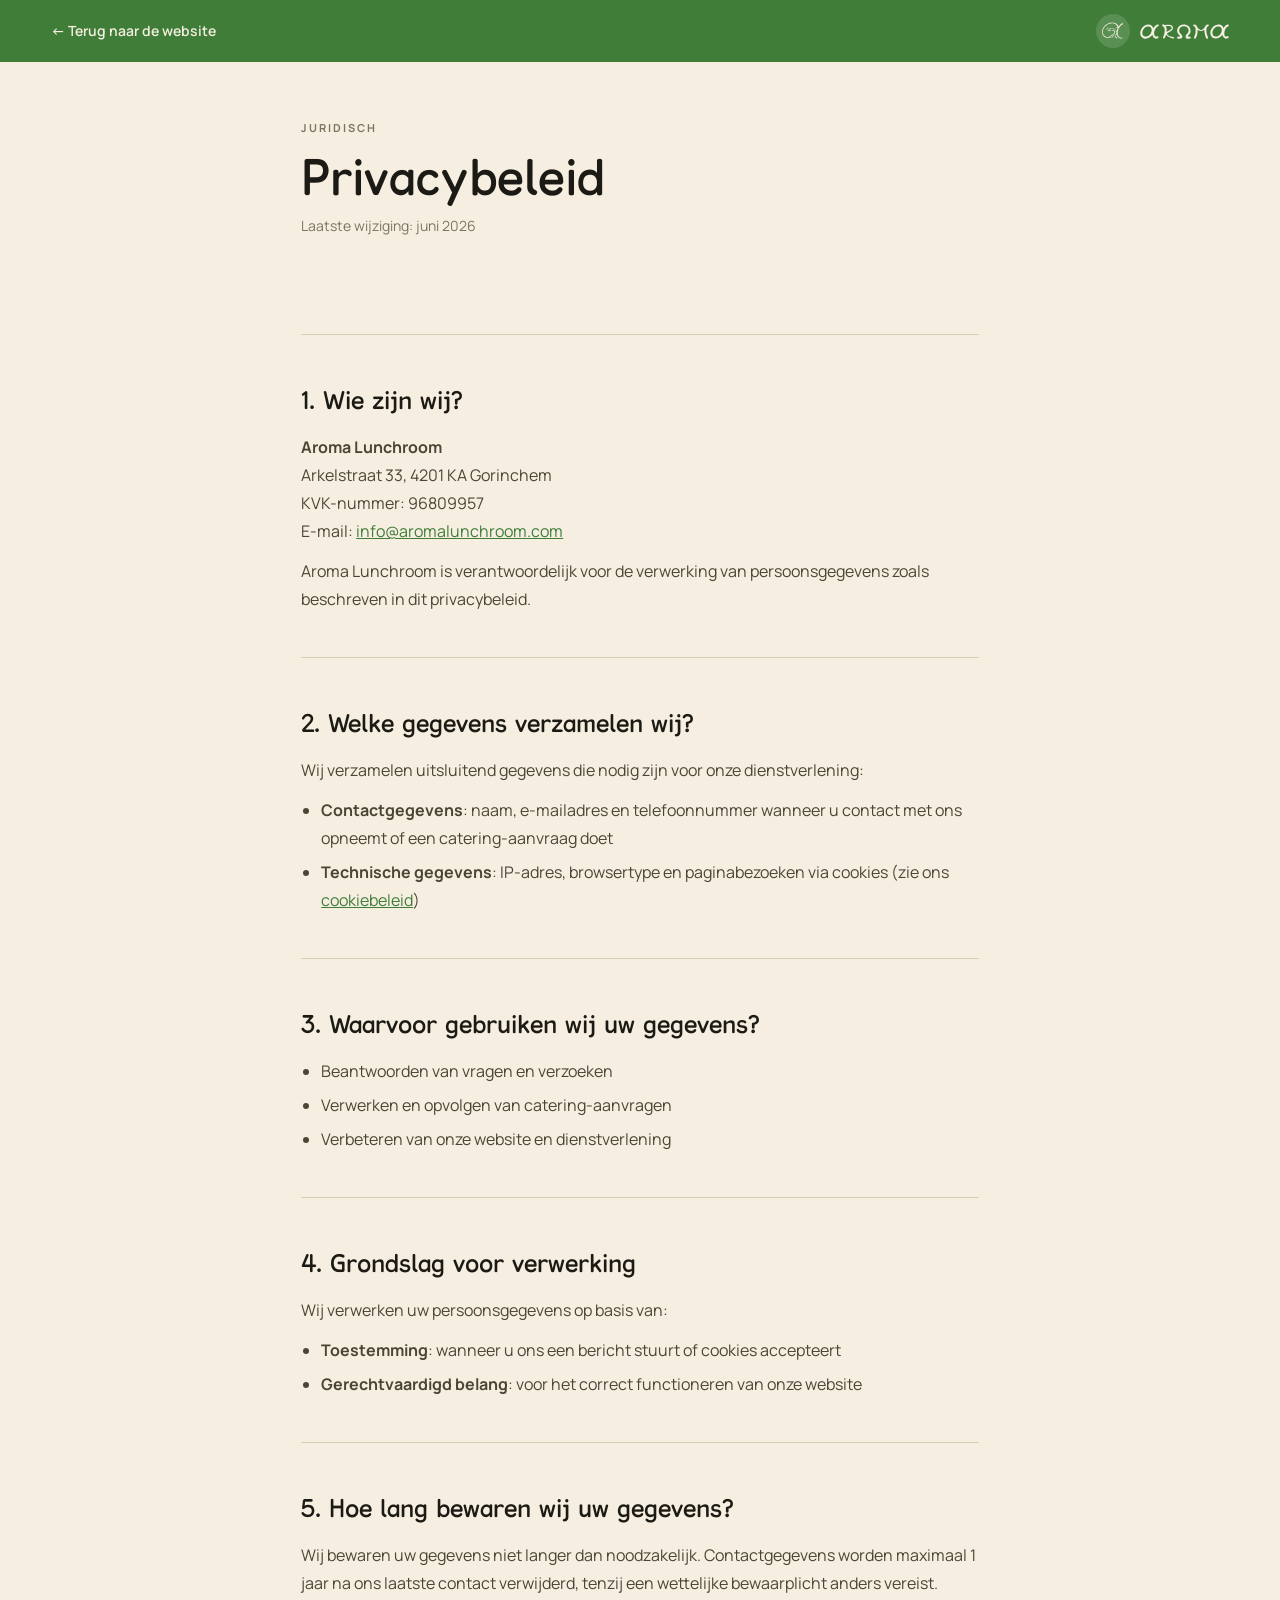
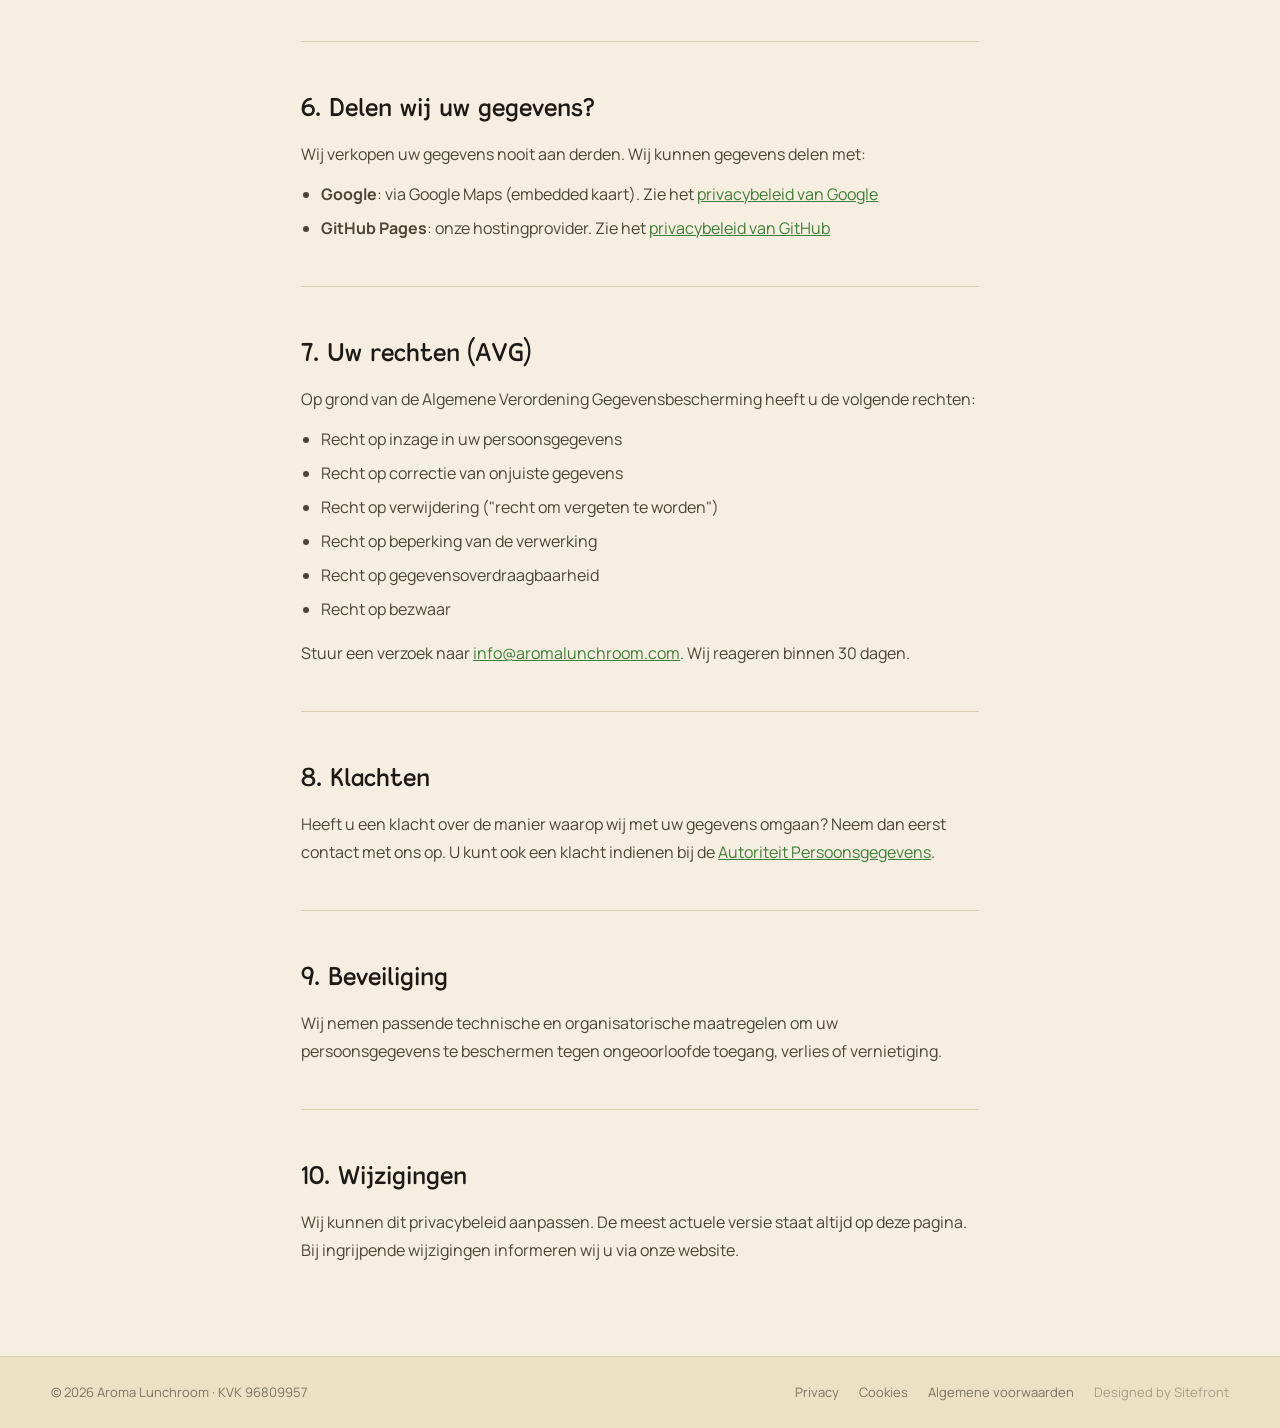
<file: privacy.html>
<!doctype html>
<html lang="nl">
<head>
<meta charset="utf-8" />
<meta name="viewport" content="width=device-width, initial-scale=1" />
<title>Privacybeleid | Aroma Lunchroom</title>
<link rel="icon" href="project/assets/favicon.ico" sizes="32x32" />
<link rel="icon" href="project/assets/favicon-192.png" type="image/png" sizes="192x192" />
<link rel="apple-touch-icon" href="project/assets/apple-touch-icon.png" />
<meta name="theme-color" content="#3f7d38" />
<link rel="preconnect" href="https://fonts.googleapis.com">
<link rel="preconnect" href="https://fonts.gstatic.com" crossorigin>
<link href="https://fonts.googleapis.com/css2?family=Fraunces:opsz,wght@9..144,400&family=Manrope:wght@400;500;600;700&display=swap" rel="stylesheet">
<style>
@font-face { font-family:"Kingthings Clarity"; src:url("project/assets/Kingthings Clarity1.1.ttf") format("truetype"); font-display:swap; }
:root { --bg:#f6efe1; --bg-2:#ece0c5; --ink:#1c1a14; --ink-2:#4a4636; --ink-3:#7a7460; --line:#d9cdb2; --brand:#3f7d38; --brand-ink:#f6efe1; --serif:"Kingthings Clarity","Fraunces",Georgia,serif; --sans:"Manrope",system-ui,sans-serif; --maxw:780px; --pad:clamp(20px,4vw,56px); }
*,*::before,*::after { box-sizing:border-box; }
html,body { margin:0; padding:0; }
body { background:var(--bg); color:var(--ink); font-family:var(--sans); font-size:16px; line-height:1.75; -webkit-font-smoothing:antialiased; }
a { color:var(--brand); }
h1,h2,h3 { font-family:var(--serif); font-weight:400; margin:0 0 12px; }
h1 { font-size:clamp(30px,5vw,48px); line-height:1.05; }
h2 { font-size:clamp(18px,2vw,24px); margin-top:44px; padding-top:44px; border-top:1px solid var(--line); }
p,li { color:var(--ink-2); margin:0 0 12px; }
ul { padding-left:20px; margin:0 0 16px; }
li { margin-bottom:6px; }
.topbar { background:var(--brand); color:var(--brand-ink); padding:14px var(--pad); display:flex; align-items:center; justify-content:space-between; }
.topbar a { color:var(--brand-ink); text-decoration:none; font-size:14px; font-weight:600; white-space:nowrap; }
.topbar-logo { display:inline-flex; align-items:center; gap:10px; color:var(--brand-ink); line-height:0; }
.topbar-mark { width:34px; height:34px; border-radius:50%; background:rgba(255,255,255,0.14); display:grid; place-items:center; flex-shrink:0; }
.topbar-mark svg { width:62%; height:62%; display:block; }
.topbar-word { height:15px; width:auto; aspect-ratio:730 / 123; display:block; }
.wrap { max-width:var(--maxw); margin:0 auto; padding:0 var(--pad); }
.hero { padding:56px 0 40px; margin-bottom:8px; }
.eyebrow { font-size:11px; font-weight:700; letter-spacing:0.18em; text-transform:uppercase; color:var(--ink-3); display:block; margin-bottom:14px; }
.content { padding-bottom:80px; }
footer { background:var(--bg-2); border-top:1px solid var(--line); padding:24px var(--pad); display:flex; align-items:center; justify-content:space-between; flex-wrap:wrap; gap:12px; font-size:13px; color:var(--ink-3); }
footer a { color:var(--ink-3); text-decoration:none; }
footer a:hover { color:var(--ink); }
.footer-links { display:flex; gap:20px; flex-wrap:wrap; }
</style>
</head>
<body>
<div class="topbar">
  <a href="index.html">&#8592; Terug naar de website</a>
  <a href="index.html" class="topbar-logo" aria-label="Aroma Lunchroom - home"><span class="topbar-mark"><svg viewBox="0 0 1009 782" aria-hidden="true" focusable="false"><use href="project/assets/brand.svg#mark"/></svg></span><svg class="topbar-word" viewBox="0 0 730 123" aria-hidden="true" focusable="false"><use href="project/assets/brand.svg#wordmark"/></svg></a>
</div>
<div class="wrap">
  <div class="hero">
    <span class="eyebrow">Juridisch</span>
    <h1>Privacybeleid</h1>
    <p style="color:var(--ink-3);font-size:14px;">Laatste wijziging: juni 2026</p>
  </div>
  <div class="content">
    <h2>1. Wie zijn wij?</h2>
    <p><strong>Aroma Lunchroom</strong><br>Arkelstraat 33, 4201 KA Gorinchem<br>KVK-nummer: 96809957<br>E-mail: <a href="mailto:info@aromalunchroom.com">info@aromalunchroom.com</a></p>
    <p>Aroma Lunchroom is verantwoordelijk voor de verwerking van persoonsgegevens zoals beschreven in dit privacybeleid.</p>

    <h2>2. Welke gegevens verzamelen wij?</h2>
    <p>Wij verzamelen uitsluitend gegevens die nodig zijn voor onze dienstverlening:</p>
    <ul>
      <li><strong>Contactgegevens</strong>: naam, e-mailadres en telefoonnummer wanneer u contact met ons opneemt of een catering-aanvraag doet</li>
      <li><strong>Technische gegevens</strong>: IP-adres, browsertype en paginabezoeken via cookies (zie ons <a href="cookies.html">cookiebeleid</a>)</li>
    </ul>

    <h2>3. Waarvoor gebruiken wij uw gegevens?</h2>
    <ul>
      <li>Beantwoorden van vragen en verzoeken</li>
      <li>Verwerken en opvolgen van catering-aanvragen</li>
      <li>Verbeteren van onze website en dienstverlening</li>
    </ul>

    <h2>4. Grondslag voor verwerking</h2>
    <p>Wij verwerken uw persoonsgegevens op basis van:</p>
    <ul>
      <li><strong>Toestemming</strong>: wanneer u ons een bericht stuurt of cookies accepteert</li>
      <li><strong>Gerechtvaardigd belang</strong>: voor het correct functioneren van onze website</li>
    </ul>

    <h2>5. Hoe lang bewaren wij uw gegevens?</h2>
    <p>Wij bewaren uw gegevens niet langer dan noodzakelijk. Contactgegevens worden maximaal 1 jaar na ons laatste contact verwijderd, tenzij een wettelijke bewaarplicht anders vereist.</p>

    <h2>6. Delen wij uw gegevens?</h2>
    <p>Wij verkopen uw gegevens nooit aan derden. Wij kunnen gegevens delen met:</p>
    <ul>
      <li><strong>Google</strong>: via Google Maps (embedded kaart). Zie het <a href="https://policies.google.com/privacy" target="_blank" rel="noopener">privacybeleid van Google</a></li>
      <li><strong>GitHub Pages</strong>: onze hostingprovider. Zie het <a href="https://docs.github.com/en/site-policy/privacy-policies/github-privacy-statement" target="_blank" rel="noopener">privacybeleid van GitHub</a></li>
    </ul>

    <h2>7. Uw rechten (AVG)</h2>
    <p>Op grond van de Algemene Verordening Gegevensbescherming heeft u de volgende rechten:</p>
    <ul>
      <li>Recht op inzage in uw persoonsgegevens</li>
      <li>Recht op correctie van onjuiste gegevens</li>
      <li>Recht op verwijdering ("recht om vergeten te worden")</li>
      <li>Recht op beperking van de verwerking</li>
      <li>Recht op gegevensoverdraagbaarheid</li>
      <li>Recht op bezwaar</li>
    </ul>
    <p>Stuur een verzoek naar <a href="mailto:info@aromalunchroom.com">info@aromalunchroom.com</a>. Wij reageren binnen 30 dagen.</p>

    <h2>8. Klachten</h2>
    <p>Heeft u een klacht over de manier waarop wij met uw gegevens omgaan? Neem dan eerst contact met ons op. U kunt ook een klacht indienen bij de <a href="https://www.autoriteitpersoonsgegevens.nl" target="_blank" rel="noopener">Autoriteit Persoonsgegevens</a>.</p>

    <h2>9. Beveiliging</h2>
    <p>Wij nemen passende technische en organisatorische maatregelen om uw persoonsgegevens te beschermen tegen ongeoorloofde toegang, verlies of vernietiging.</p>

    <h2>10. Wijzigingen</h2>
    <p>Wij kunnen dit privacybeleid aanpassen. De meest actuele versie staat altijd op deze pagina. Bij ingrijpende wijzigingen informeren wij u via onze website.</p>
  </div>
</div>
<footer>
  <span>&copy; 2026 Aroma Lunchroom &middot; KVK 96809957</span>
  <div class="footer-links">
    <a href="privacy.html">Privacy</a>
    <a href="cookies.html">Cookies</a>
    <a href="algemene-voorwaarden.html">Algemene voorwaarden</a>
    <a href="https://sitefront.nl" target="_blank" rel="noopener" style="opacity:0.6;">Designed by Sitefront</a>
  </div>
</footer>
</body>
</html>
</file>
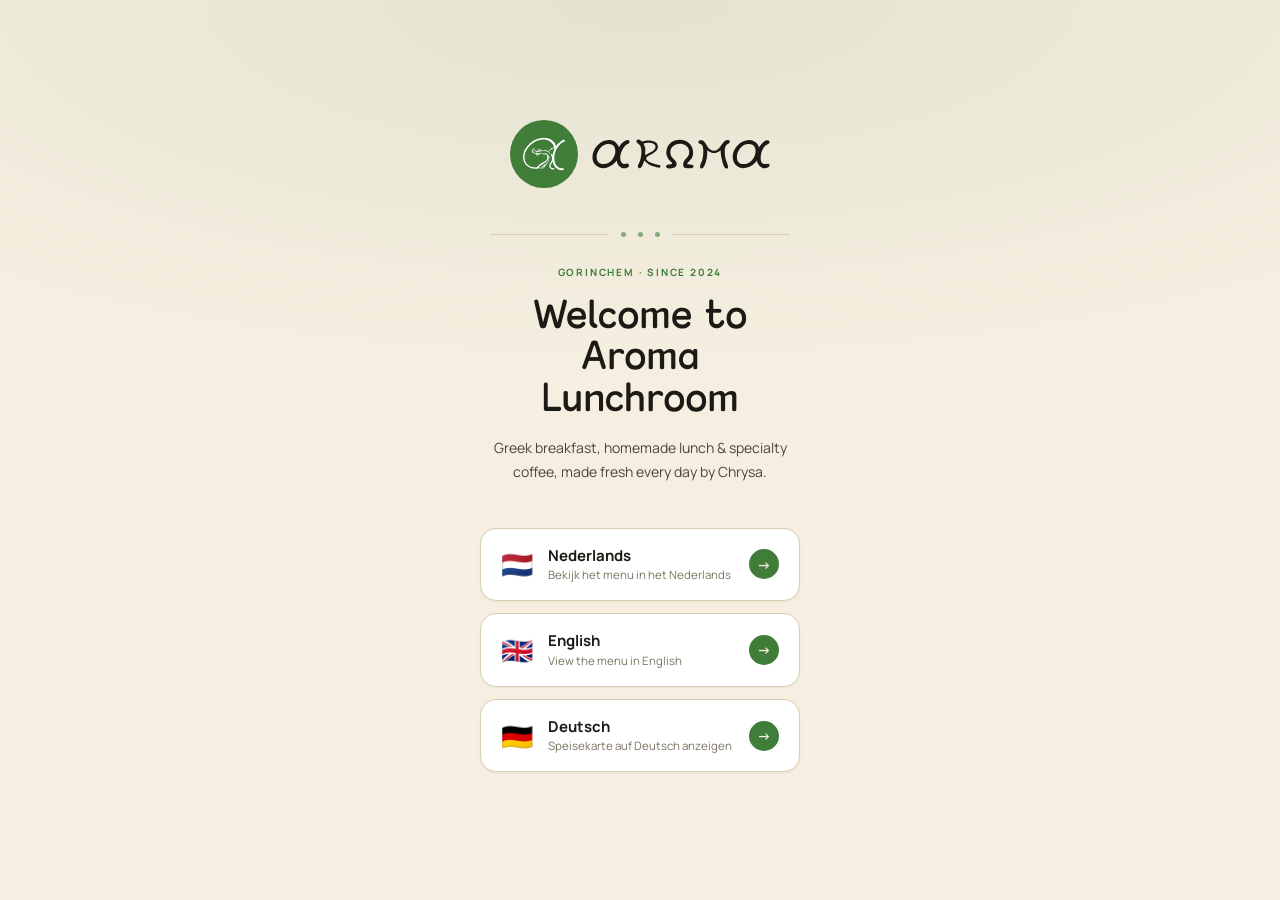
<file: scan.html>
<!doctype html>
<html lang="en">
<head>
<meta charset="utf-8" />
<meta name="viewport" content="width=device-width, initial-scale=1" />
<title>Menu | Aroma Lunchroom</title>
<meta name="robots" content="noindex" />
<meta name="theme-color" content="#3f7d38" />
<link rel="icon" href="project/assets/favicon.ico" sizes="32x32" />
<link rel="icon" href="project/assets/favicon-192.png" type="image/png" sizes="192x192" />
<link rel="apple-touch-icon" href="project/assets/apple-touch-icon.png" />
<link rel="preconnect" href="https://fonts.googleapis.com">
<link rel="preconnect" href="https://fonts.gstatic.com" crossorigin>
<link href="https://fonts.googleapis.com/css2?family=Fraunces:opsz,wght@9..144,400&family=Manrope:wght@400;500;600;700&display=swap" rel="stylesheet">
<style>
@font-face { font-family:"Kingthings Clarity"; src:url("project/assets/Kingthings Clarity1.1.ttf") format("truetype"); font-display:swap; }

:root {
  --bg:        #f6efe1;
  --bg-2:      #ece0c5;
  --ink:       #1c1a14;
  --ink-2:     #4a4636;
  --ink-3:     #7a7460;
  --line:      #d9cdb2;
  --brand:     #3f7d38;
  --brand-ink: #f6efe1;
  --serif:     "Kingthings Clarity","Fraunces",Georgia,serif;
  --sans:      "Manrope",system-ui,sans-serif;
}

*, *::before, *::after { box-sizing: border-box; }
html { height: 100%; }

body {
  margin: 0;
  padding: 0;
  min-height: 100dvh;
  background: var(--bg);
  background-image:
    radial-gradient(ellipse 120% 60% at 50% 0%, rgba(63,125,56,0.10) 0%, transparent 70%);
  font-family: var(--sans);
  color: var(--ink);
  -webkit-font-smoothing: antialiased;
  display: flex;
  flex-direction: column;
  align-items: center;
  justify-content: center;
  padding: 48px 24px 56px;
}

/* ── Logo (exact same technique as site nav) ─────────── */
.logo-wrap {
  display: flex;
  align-items: center;
  gap: 14px;
  margin-bottom: 44px;
}
.logo-circle {
  width: 68px;
  height: 68px;
  border-radius: 50%;
  background: var(--brand);
  overflow: hidden;
  flex-shrink: 0;
  position: relative;
  isolation: isolate;
}
.logo-circle { display: grid; place-items: center; color: #fff; }
.logo-circle svg { width: 62%; height: 62%; display: block; }
.logo-text { height: 30px; width: auto; aspect-ratio: 730 / 123; display: block; color: var(--ink); }

/* ── Divider ornament ────────────────────────────────── */
.ornament {
  display: flex;
  align-items: center;
  gap: 12px;
  margin-bottom: 28px;
  width: 100%;
  max-width: 300px;
}
.ornament-line {
  flex: 1;
  height: 1px;
  background: var(--line);
}
.ornament-dot {
  width: 5px;
  height: 5px;
  border-radius: 50%;
  background: var(--brand);
  opacity: 0.6;
  flex-shrink: 0;
}

/* ── Welcome text ────────────────────────────────────── */
.welcome {
  text-align: center;
  max-width: 320px;
  margin-bottom: 44px;
}
.eyebrow {
  font-size: 10px;
  font-weight: 700;
  letter-spacing: 0.18em;
  text-transform: uppercase;
  color: var(--brand);
  display: block;
  margin-bottom: 14px;
}
.welcome h1 {
  font-family: var(--serif);
  font-weight: 400;
  font-size: clamp(28px, 7vw, 38px);
  line-height: 1.1;
  color: var(--ink);
  margin: 0 0 18px;
}
.welcome p {
  font-size: 14px;
  line-height: 1.7;
  color: var(--ink-2);
  margin: 0;
}

/* ── Language buttons ────────────────────────────────── */
.lang-options {
  display: flex;
  flex-direction: column;
  gap: 12px;
  width: 100%;
  max-width: 320px;
}

.lang-btn {
  display: flex;
  align-items: center;
  gap: 15px;
  background: #fff;
  border: 1.5px solid var(--line);
  border-radius: 16px;
  padding: 17px 20px;
  cursor: pointer;
  text-decoration: none;
  color: var(--ink);
  font-family: var(--sans);
  text-align: left;
  width: 100%;
  transition: border-color 0.15s, box-shadow 0.15s, transform 0.12s;
  -webkit-tap-highlight-color: transparent;
  box-shadow: 0 1px 3px rgba(0,0,0,0.05);
}
.lang-btn:hover {
  border-color: var(--brand);
  box-shadow: 0 4px 16px rgba(63,125,56,0.14);
  transform: translateY(-1px);
}
.lang-btn:active {
  transform: translateY(0);
  box-shadow: 0 1px 4px rgba(63,125,56,0.10);
}

.lang-flag {
  font-size: 26px;
  line-height: 1;
  flex-shrink: 0;
}
.lang-label {
  flex: 1;
  min-width: 0;
}
.lang-name {
  display: block;
  font-size: 15px;
  font-weight: 700;
  color: var(--ink);
  line-height: 1.3;
}
.lang-sub {
  display: block;
  font-size: 11.5px;
  color: var(--ink-3);
  line-height: 1.4;
  margin-top: 2px;
}
.lang-arrow {
  flex-shrink: 0;
  width: 30px;
  height: 30px;
  border-radius: 50%;
  background: var(--brand);
  color: var(--brand-ink);
  display: flex;
  align-items: center;
  justify-content: center;
  font-size: 14px;
  font-weight: 700;
  transition: background 0.15s;
}
.lang-btn:hover .lang-arrow {
  background: #4e9645;
}
</style>
</head>
<body>

<!-- Logo -->
<div class="logo-wrap">
  <div class="logo-circle"><svg viewBox="0 0 1009 782" aria-hidden="true" focusable="false"><use href="project/assets/brand.svg#mark"/></svg></div>
  <svg class="logo-text" viewBox="0 0 730 123" role="img" aria-label="Aroma"><use href="project/assets/brand.svg#wordmark"/></svg>
</div>

<!-- Ornament -->
<div class="ornament">
  <div class="ornament-line"></div>
  <div class="ornament-dot"></div>
  <div class="ornament-dot"></div>
  <div class="ornament-dot"></div>
  <div class="ornament-line"></div>
</div>

<!-- Welcome -->
<div class="welcome">
  <span class="eyebrow">Gorinchem · Since 2024</span>
  <h1>Welcome to<br>Aroma Lunchroom</h1>
  <p>Greek breakfast, homemade lunch &amp; specialty coffee, made fresh every day by Chrysa.</p>
</div>

<!-- Language selection -->
<div class="lang-options">

  <button class="lang-btn" onclick="choose('nl')">
    <span class="lang-flag">🇳🇱</span>
    <span class="lang-label">
      <span class="lang-name">Nederlands</span>
      <span class="lang-sub">Bekijk het menu in het Nederlands</span>
    </span>
    <span class="lang-arrow">→</span>
  </button>

  <button class="lang-btn" onclick="choose('en')">
    <span class="lang-flag">🇬🇧</span>
    <span class="lang-label">
      <span class="lang-name">English</span>
      <span class="lang-sub">View the menu in English</span>
    </span>
    <span class="lang-arrow">→</span>
  </button>

  <button class="lang-btn" onclick="choose('de')">
    <span class="lang-flag">🇩🇪</span>
    <span class="lang-label">
      <span class="lang-name">Deutsch</span>
      <span class="lang-sub">Speisekarte auf Deutsch anzeigen</span>
    </span>
    <span class="lang-arrow">→</span>
  </button>

</div>

<script>
function choose(lang) {
  try { localStorage.setItem('aroma_lang', lang); } catch(e) {}
  window.location.href = 'menu.html';
}
</script>
</body>
</html>
</file>
<file: project/assets/site.css>
/* =====================================================================
   Aroma Lunchroom — gedeelde header, logo en mobiel menu
   Wordt geladen door index.html, menu.html en catering.html.
   Het logo komt uit project/assets/brand.svg (vector, kleurt mee via currentColor).
   ===================================================================== */

:root {
  --nav-h: 72px;
  --nav-h-mobile: 64px;
}

/* ---------- BRAND (logo) ---------- */
.brand {
  display: inline-flex; align-items: center; gap: 12px;
  text-decoration: none; color: inherit; flex-shrink: 0;
  line-height: 0;
}
.brand-mark {
  display: inline-grid; place-items: center;
  width: 46px; height: 46px; border-radius: 50%;
  background: #3f7d38; color: #fff; flex-shrink: 0;
  box-shadow: 0 0 0 1px rgba(255,255,255,0.14) inset;
}
.brand-mark svg { width: 62%; height: 62%; display: block; overflow: visible; }
.brand-word { height: 21px; width: auto; aspect-ratio: 730 / 123; display: block; color: currentColor; }
.brand-word--lunchroom { height: 8px; aspect-ratio: 481 / 46; display: block; margin-top: 5px; opacity: 0.85; }
.brand-lockup { display: inline-flex; flex-direction: column; align-items: flex-start; }

/* ---------- NAV ---------- */
.nav {
  position: fixed; top: 0; left: 0; right: 0; z-index: 60;
  min-height: var(--nav-h);
  display: flex; align-items: center; justify-content: space-between; gap: 24px;
  padding: 0 var(--pad);
  color: #fff;
  border-bottom: 1px solid transparent;
  background: linear-gradient(180deg, rgba(0,0,0,0.38) 0%, rgba(0,0,0,0) 100%);
  transition: background .3s ease, border-color .3s ease, color .3s ease, min-height .3s ease, box-shadow .3s ease;
}
.nav.scrolled {
  min-height: 62px;
  background: rgba(246,239,225,0.92);
  -webkit-backdrop-filter: blur(16px) saturate(1.3);
  backdrop-filter: blur(16px) saturate(1.3);
  border-color: var(--line, #d9cdb2);
  color: var(--ink, #1c1a14);
  box-shadow: 0 8px 30px -22px rgba(28,26,20,0.35);
}
.nav-links { display: flex; align-items: center; gap: 30px; }
.nav-links a {
  text-decoration: none; font-weight: 500; font-size: 14px; letter-spacing: 0.01em;
  position: relative; padding: 6px 0; color: inherit; white-space: nowrap;
}
.nav-links a::after {
  content: ""; position: absolute; left: 0; right: 0; bottom: 0;
  height: 1px; background: currentColor;
  transform: scaleX(0); transform-origin: left;
  transition: transform .2s ease;
}
.nav-links a:hover::after, .nav-links a.active::after { transform: scaleX(1); }
.nav-cta { display: flex; align-items: center; gap: 18px; flex-shrink: 0; }

/* "Online bestellen · binnenkort" — bewust een label, geen knop */
.nav-soon {
  display: inline-flex; align-items: center; gap: 8px;
  padding: 8px 12px 8px 14px; border-radius: 999px;
  border: 1px solid currentColor; opacity: 0.72;
  font-size: 12.5px; font-weight: 600; letter-spacing: 0.02em; white-space: nowrap;
  cursor: default; user-select: none;
}
.nav-soon-badge {
  font-family: var(--mono, ui-monospace, monospace); font-size: 9.5px; font-weight: 700;
  letter-spacing: 0.1em; text-transform: uppercase;
  background: var(--accent, #c97b5c); color: #fff;
  padding: 3px 7px; border-radius: 999px; line-height: 1.2;
}

/* ---------- LANGUAGE SWITCHER ---------- */
.lang-switch { display: flex; align-items: center; gap: 6px; }
.lang-sep { font-family: var(--mono, ui-monospace, monospace); font-size: 10px; opacity: 0.3; user-select: none; }
.lang-switch .lang-btn {
  background: none; border: none; cursor: pointer;
  font-family: var(--mono, ui-monospace, monospace); font-size: 11px; font-weight: 700; letter-spacing: 0.12em;
  color: inherit; opacity: 0.5; padding: 4px 1px;
  border-bottom: 1.5px solid transparent; transition: opacity .15s, border-color .15s;
}
.lang-switch .lang-btn:hover { opacity: 0.85; }
.lang-switch .lang-btn.active { opacity: 1; border-bottom-color: currentColor; }

/* ---------- HAMBURGER ---------- */
.nav-hamburger {
  display: none;
  width: 44px; height: 44px; padding: 0;
  border: 1px solid currentColor; background: transparent;
  border-radius: 50%;
  align-items: center; justify-content: center;
  color: inherit; cursor: pointer; flex-shrink: 0;
  transition: background .15s, color .15s;
}
.nav-hamburger:hover { background: rgba(255,255,255,0.12); }
.nav.scrolled .nav-hamburger:hover { background: rgba(28,26,20,0.06); }
.nav-hamburger-icon { display: block; width: 18px; height: 1.5px; background: currentColor; position: relative; }
.nav-hamburger-icon::before, .nav-hamburger-icon::after {
  content: ""; position: absolute; left: 0; width: 18px; height: 1.5px; background: currentColor;
}
.nav-hamburger-icon::before { top: -6px; }
.nav-hamburger-icon::after { top: 6px; }

/* ---------- MOBILE MENU ---------- */
.mobile-menu {
  position: fixed; inset: 0; z-index: 80;
  background: var(--bg, #f6efe1); color: var(--ink, #1c1a14);
  display: flex; flex-direction: column;
  padding: 0 var(--pad) max(24px, env(safe-area-inset-bottom));
  transform: translateY(-100%);
  transition: transform .4s cubic-bezier(.7,0,.25,1), visibility 0s linear .4s;
  overflow-y: auto; -webkit-overflow-scrolling: touch;
  visibility: hidden; pointer-events: none;
}
.mobile-menu.open {
  transform: translateY(0);
  visibility: visible; pointer-events: auto;
  transition: transform .4s cubic-bezier(.7,0,.25,1), visibility 0s linear 0s;
}
.mobile-menu-top {
  display: flex; align-items: center; justify-content: space-between;
  min-height: var(--nav-h-mobile); flex-shrink: 0;
}
.mobile-close {
  width: 44px; height: 44px; padding: 0;
  border: 1px solid var(--line, #d9cdb2); background: transparent;
  border-radius: 50%;
  display: inline-flex; align-items: center; justify-content: center;
  font-size: 18px; color: var(--ink, #1c1a14); cursor: pointer;
}
.mobile-lang-switch {
  display: flex; gap: 22px; padding: 12px 0 14px; margin-top: 8px;
  border-bottom: 1px solid var(--line, #d9cdb2);
}
.mobile-lang-switch .lang-btn {
  background: none; border: none; cursor: pointer; padding: 4px 0;
  font-family: var(--mono, ui-monospace, monospace); font-size: 13px; font-weight: 700; letter-spacing: 0.1em;
  color: var(--ink, #1c1a14); opacity: 0.45;
  border-bottom: 1.5px solid transparent; transition: opacity .15s, border-color .15s;
}
.mobile-lang-switch .lang-btn.active { opacity: 1; border-bottom-color: var(--brand, #3f7d38); }
.mobile-menu-links { display: flex; flex-direction: column; margin-top: 28px; flex: 1; }
.mobile-menu-links a {
  font-family: var(--serif); font-size: clamp(30px, 8.5vw, 38px); line-height: 1.1;
  text-decoration: none; padding: 14px 0;
  border-bottom: 1px solid var(--line, #d9cdb2);
  color: var(--ink, #1c1a14);
  display: flex; align-items: center; justify-content: space-between;
}
.mobile-menu-links a::after {
  content: "→"; font-family: var(--sans); font-size: 18px; opacity: 0.35;
}
.mobile-menu-links a.active { color: var(--brand, #3f7d38); }
.mobile-menu-foot { padding-top: 24px; display: flex; flex-direction: column; gap: 14px; flex-shrink: 0; }
.mobile-menu-foot .btn { width: 100%; justify-content: center; }
.mobile-soon {
  display: flex; align-items: center; justify-content: center; gap: 10px;
  font-size: 13px; color: var(--ink-3, #7a7460);
}
.mobile-soon .nav-soon-badge { font-size: 9px; }

/* Body-lock als het menu open staat */
body.menu-open { overflow: hidden; }

/* ---------- RESPONSIVE ---------- */
/* Tablet en kleine laptops: links passen niet naast logo + CTA → hamburger */
@media (max-width: 1099px) {
  .nav-links { display: none; }
  .nav-hamburger { display: inline-flex; }
  .nav-cta { gap: 14px; }
}

/* Telefoon: alleen logo + hamburger in de balk; taal en 'binnenkort' zitten in het menu */
@media (max-width: 720px) {
  .nav { min-height: var(--nav-h-mobile); }
  .nav.scrolled { min-height: 56px; }
  .nav-soon, .lang-switch { display: none; }
  .brand { gap: 10px; }
  .brand-mark { width: 40px; height: 40px; }
  .brand-word { height: 18px; }
  .nav-hamburger { width: 42px; height: 42px; }
}

@media (prefers-reduced-motion: reduce) {
  .nav, .mobile-menu { transition: none; }
}
</file>
